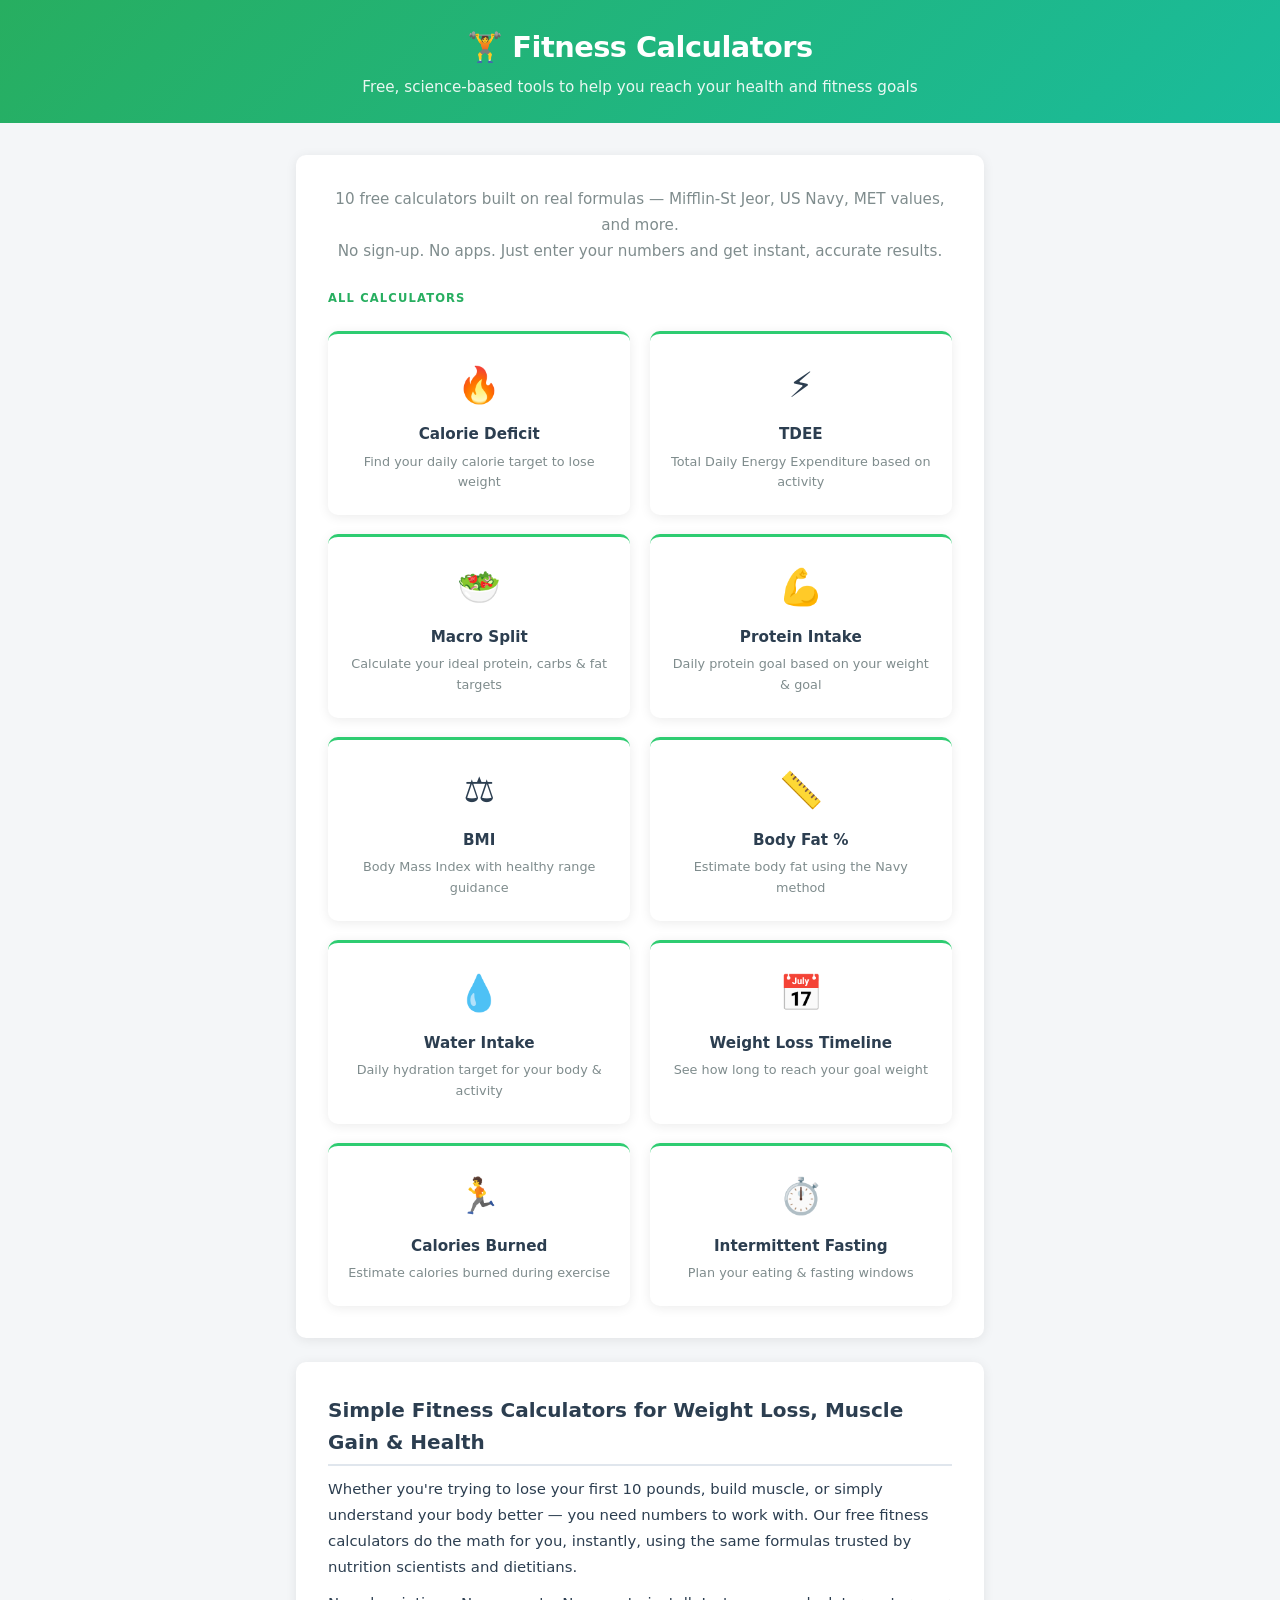
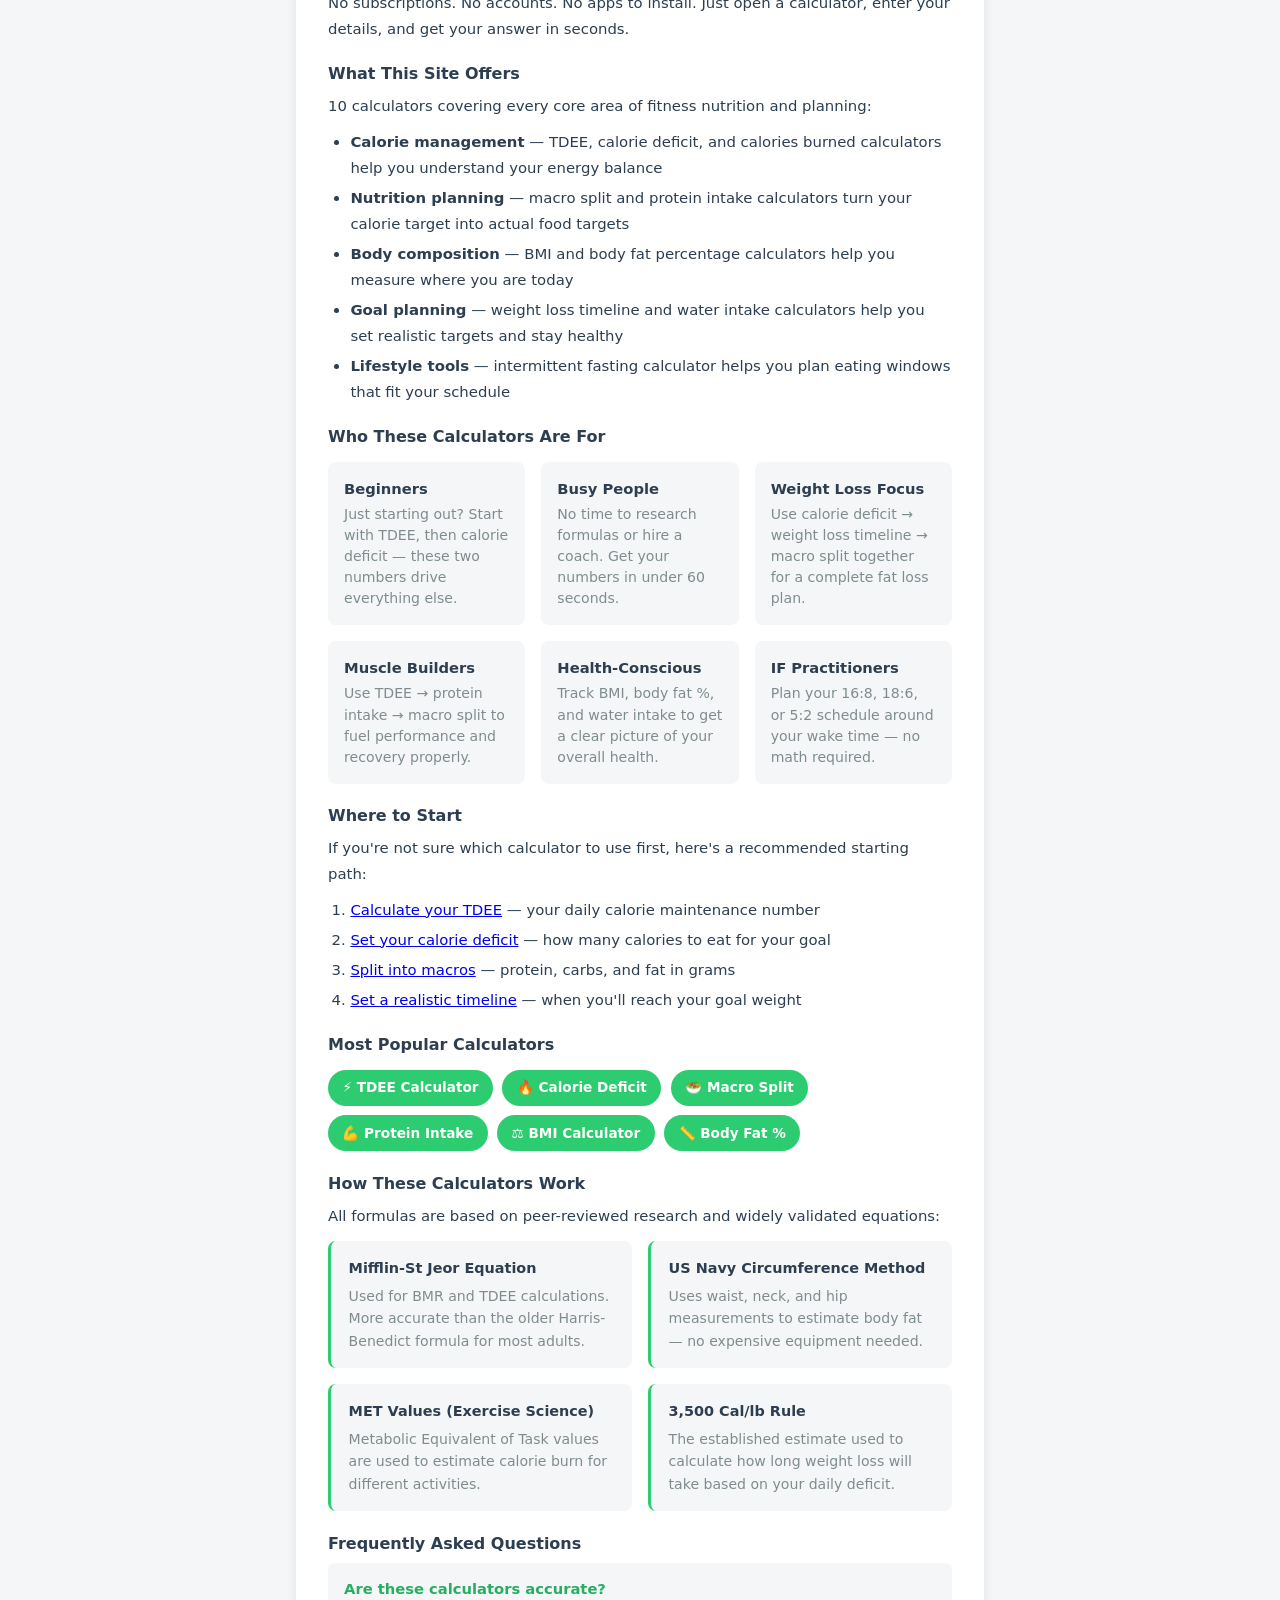
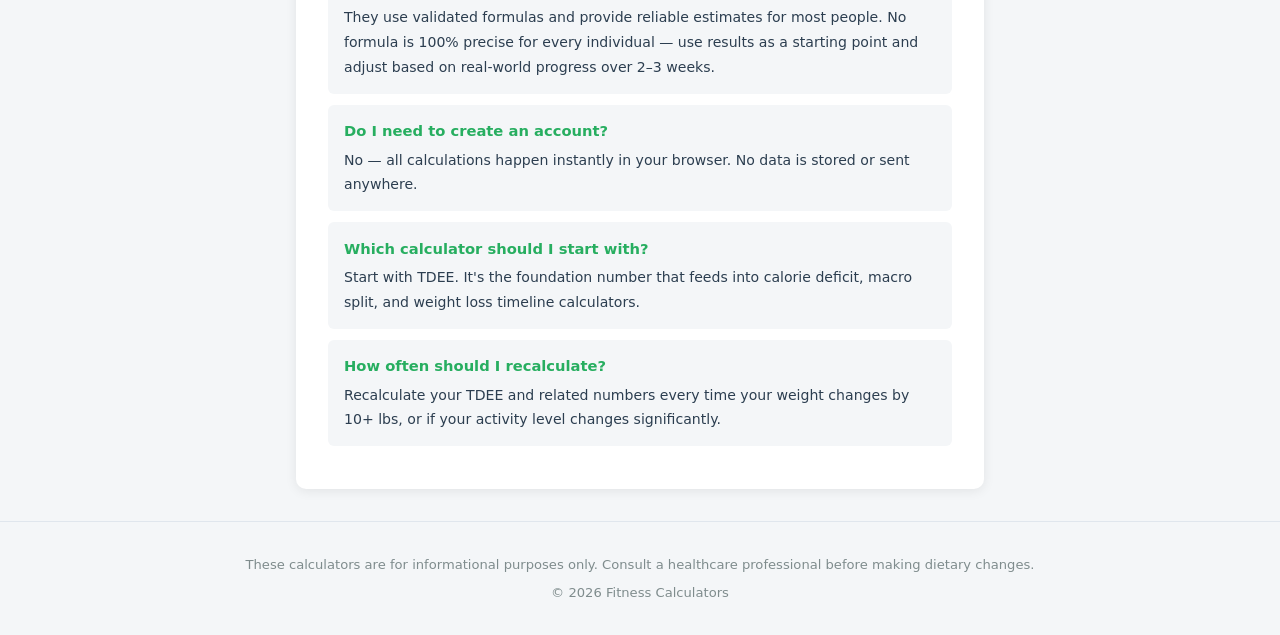
<file: index.html>
<!DOCTYPE html>
<html lang="en">
<head>
  <meta charset="UTF-8" />
  <meta name="viewport" content="width=device-width, initial-scale=1.0" />
  <title>Simple Fitness Calculators for Weight Loss, Muscle Gain &amp; Health</title>
  <meta name="description" content="Free, science-based fitness calculators for weight loss, muscle gain, and overall health. Calculate your TDEE, BMI, macros, calorie deficit, body fat, protein intake, and more — no sign-up needed." />
  <link rel="stylesheet" href="style.css" />
  <script async src="https://pagead2.googlesyndication.com/pagead/js/adsbygoogle.js?client=ca-pub-2884063454198300" crossorigin="anonymous"></script>
  <style>
    .hero-intro {
      text-align: center;
      margin-bottom: 1.5rem;
      color: var(--text-muted);
      font-size: 0.95rem;
      line-height: 1.7;
    }
    .section-label {
      font-size: 0.72rem;
      font-weight: 700;
      text-transform: uppercase;
      letter-spacing: 0.1em;
      color: var(--primary-dark);
      margin-bottom: 0.6rem;
    }
    .audience-grid {
      display: grid;
      grid-template-columns: repeat(auto-fill, minmax(180px, 1fr));
      gap: 1rem;
      margin-top: 0.75rem;
    }
    .audience-item {
      background: var(--bg);
      border-radius: 8px;
      padding: 1rem;
      font-size: 0.88rem;
      line-height: 1.5;
    }
    .audience-item strong {
      display: block;
      font-size: 0.92rem;
      margin-bottom: 0.25rem;
      color: var(--text);
    }
    .audience-item span { color: var(--text-muted); }
    .featured-links {
      display: flex;
      flex-wrap: wrap;
      gap: 0.6rem;
      margin-top: 0.75rem;
    }
    .featured-links a {
      display: inline-block;
      padding: 0.45rem 0.9rem;
      background: var(--primary);
      color: #fff;
      border-radius: 20px;
      font-size: 0.85rem;
      font-weight: 600;
      text-decoration: none;
      transition: background 0.2s;
    }
    .featured-links a:hover { background: var(--primary-dark); }
    .edu-grid {
      display: grid;
      grid-template-columns: repeat(auto-fill, minmax(200px, 1fr));
      gap: 1rem;
      margin-top: 0.75rem;
    }
    .edu-item {
      background: var(--bg);
      border-radius: 8px;
      padding: 1rem 1.1rem;
      font-size: 0.88rem;
      line-height: 1.6;
      border-left: 3px solid var(--primary);
    }
    .edu-item strong {
      display: block;
      font-size: 0.9rem;
      margin-bottom: 0.3rem;
      color: var(--text);
    }
    .edu-item span { color: var(--text-muted); }
  </style>
</head>
<body>

  <header>
    <h1>🏋️ Fitness Calculators</h1>
    <p>Free, science-based tools to help you reach your health and fitness goals</p>
  </header>

  <main>

    <div class="card">
      <p class="hero-intro">
        10 free calculators built on real formulas — Mifflin-St Jeor, US Navy, MET values, and more.<br>
        No sign-up. No apps. Just enter your numbers and get instant, accurate results.
      </p>

      <div class="section-label">All Calculators</div>
      <div class="calc-grid">

        <a class="calc-card" href="calorie-deficit.html">
          <div class="icon">🔥</div>
          <h2>Calorie Deficit</h2>
          <p>Find your daily calorie target to lose weight</p>
        </a>

        <a class="calc-card" href="tdee.html">
          <div class="icon">⚡</div>
          <h2>TDEE</h2>
          <p>Total Daily Energy Expenditure based on activity</p>
        </a>

        <a class="calc-card" href="macro-split.html">
          <div class="icon">🥗</div>
          <h2>Macro Split</h2>
          <p>Calculate your ideal protein, carbs &amp; fat targets</p>
        </a>

        <a class="calc-card" href="protein-intake.html">
          <div class="icon">💪</div>
          <h2>Protein Intake</h2>
          <p>Daily protein goal based on your weight &amp; goal</p>
        </a>

        <a class="calc-card" href="bmi.html">
          <div class="icon">⚖️</div>
          <h2>BMI</h2>
          <p>Body Mass Index with healthy range guidance</p>
        </a>

        <a class="calc-card" href="body-fat.html">
          <div class="icon">📏</div>
          <h2>Body Fat %</h2>
          <p>Estimate body fat using the Navy method</p>
        </a>

        <a class="calc-card" href="water-intake.html">
          <div class="icon">💧</div>
          <h2>Water Intake</h2>
          <p>Daily hydration target for your body &amp; activity</p>
        </a>

        <a class="calc-card" href="weight-loss-timeline.html">
          <div class="icon">📅</div>
          <h2>Weight Loss Timeline</h2>
          <p>See how long to reach your goal weight</p>
        </a>

        <a class="calc-card" href="calories-burned.html">
          <div class="icon">🏃</div>
          <h2>Calories Burned</h2>
          <p>Estimate calories burned during exercise</p>
        </a>

        <a class="calc-card" href="intermittent-fasting.html">
          <div class="icon">⏱️</div>
          <h2>Intermittent Fasting</h2>
          <p>Plan your eating &amp; fasting windows</p>
        </a>

      </div>
    </div>

    <!-- SEO CONTENT -->
    <div class="seo-section">
      <h2>Simple Fitness Calculators for Weight Loss, Muscle Gain &amp; Health</h2>

      <p>Whether you're trying to lose your first 10 pounds, build muscle, or simply understand your body better — you need numbers to work with. Our free fitness calculators do the math for you, instantly, using the same formulas trusted by nutrition scientists and dietitians.</p>
      <p>No subscriptions. No accounts. No apps to install. Just open a calculator, enter your details, and get your answer in seconds.</p>

      <h3>What This Site Offers</h3>
      <p>10 calculators covering every core area of fitness nutrition and planning:</p>
      <ul>
        <li><strong>Calorie management</strong> — TDEE, calorie deficit, and calories burned calculators help you understand your energy balance</li>
        <li><strong>Nutrition planning</strong> — macro split and protein intake calculators turn your calorie target into actual food targets</li>
        <li><strong>Body composition</strong> — BMI and body fat percentage calculators help you measure where you are today</li>
        <li><strong>Goal planning</strong> — weight loss timeline and water intake calculators help you set realistic targets and stay healthy</li>
        <li><strong>Lifestyle tools</strong> — intermittent fasting calculator helps you plan eating windows that fit your schedule</li>
      </ul>

      <h3>Who These Calculators Are For</h3>
      <div class="audience-grid">
        <div class="audience-item">
          <strong>Beginners</strong>
          <span>Just starting out? Start with TDEE, then calorie deficit — these two numbers drive everything else.</span>
        </div>
        <div class="audience-item">
          <strong>Busy People</strong>
          <span>No time to research formulas or hire a coach. Get your numbers in under 60 seconds.</span>
        </div>
        <div class="audience-item">
          <strong>Weight Loss Focus</strong>
          <span>Use calorie deficit → weight loss timeline → macro split together for a complete fat loss plan.</span>
        </div>
        <div class="audience-item">
          <strong>Muscle Builders</strong>
          <span>Use TDEE → protein intake → macro split to fuel performance and recovery properly.</span>
        </div>
        <div class="audience-item">
          <strong>Health-Conscious</strong>
          <span>Track BMI, body fat %, and water intake to get a clear picture of your overall health.</span>
        </div>
        <div class="audience-item">
          <strong>IF Practitioners</strong>
          <span>Plan your 16:8, 18:6, or 5:2 schedule around your wake time — no math required.</span>
        </div>
      </div>

      <h3>Where to Start</h3>
      <p>If you're not sure which calculator to use first, here's a recommended starting path:</p>
      <ol>
        <li><a href="tdee.html">Calculate your TDEE</a> — your daily calorie maintenance number</li>
        <li><a href="calorie-deficit.html">Set your calorie deficit</a> — how many calories to eat for your goal</li>
        <li><a href="macro-split.html">Split into macros</a> — protein, carbs, and fat in grams</li>
        <li><a href="weight-loss-timeline.html">Set a realistic timeline</a> — when you'll reach your goal weight</li>
      </ol>

      <h3>Most Popular Calculators</h3>
      <div class="featured-links">
        <a href="tdee.html">⚡ TDEE Calculator</a>
        <a href="calorie-deficit.html">🔥 Calorie Deficit</a>
        <a href="macro-split.html">🥗 Macro Split</a>
        <a href="protein-intake.html">💪 Protein Intake</a>
        <a href="bmi.html">⚖️ BMI Calculator</a>
        <a href="body-fat.html">📏 Body Fat %</a>
      </div>

      <h3>How These Calculators Work</h3>
      <p>All formulas are based on peer-reviewed research and widely validated equations:</p>
      <div class="edu-grid">
        <div class="edu-item">
          <strong>Mifflin-St Jeor Equation</strong>
          <span>Used for BMR and TDEE calculations. More accurate than the older Harris-Benedict formula for most adults.</span>
        </div>
        <div class="edu-item">
          <strong>US Navy Circumference Method</strong>
          <span>Uses waist, neck, and hip measurements to estimate body fat — no expensive equipment needed.</span>
        </div>
        <div class="edu-item">
          <strong>MET Values (Exercise Science)</strong>
          <span>Metabolic Equivalent of Task values are used to estimate calorie burn for different activities.</span>
        </div>
        <div class="edu-item">
          <strong>3,500 Cal/lb Rule</strong>
          <span>The established estimate used to calculate how long weight loss will take based on your daily deficit.</span>
        </div>
      </div>

      <h3>Frequently Asked Questions</h3>
      <div class="faq-item">
        <strong>Are these calculators accurate?</strong>
        <p>They use validated formulas and provide reliable estimates for most people. No formula is 100% precise for every individual — use results as a starting point and adjust based on real-world progress over 2–3 weeks.</p>
      </div>
      <div class="faq-item">
        <strong>Do I need to create an account?</strong>
        <p>No — all calculations happen instantly in your browser. No data is stored or sent anywhere.</p>
      </div>
      <div class="faq-item">
        <strong>Which calculator should I start with?</strong>
        <p>Start with TDEE. It's the foundation number that feeds into calorie deficit, macro split, and weight loss timeline calculators.</p>
      </div>
      <div class="faq-item">
        <strong>How often should I recalculate?</strong>
        <p>Recalculate your TDEE and related numbers every time your weight changes by 10+ lbs, or if your activity level changes significantly.</p>
      </div>
    </div>

  </main>

  <footer>
    <p>These calculators are for informational purposes only. Consult a healthcare professional before making dietary changes.</p>
    <p style="margin-top: 0.4rem;">© 2026 Fitness Calculators</p>
  </footer>

</body>
</html>
</file>
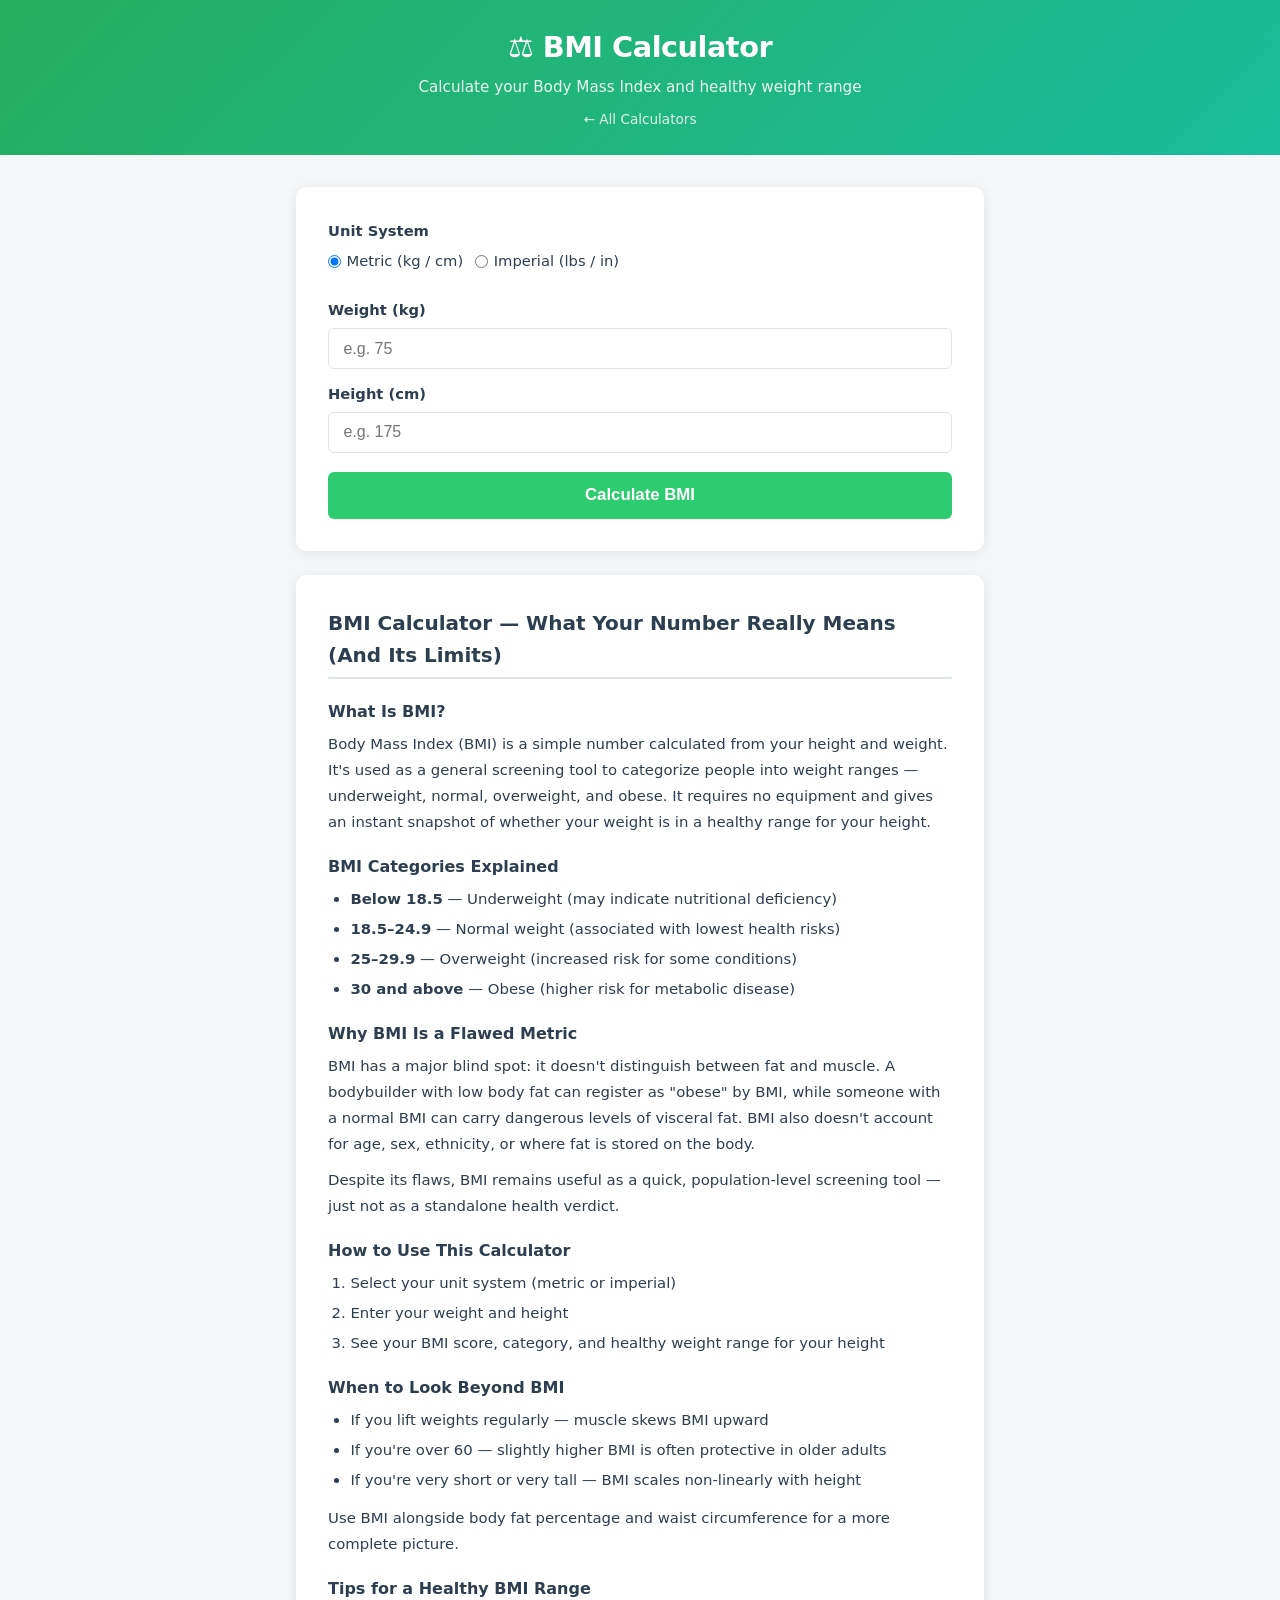
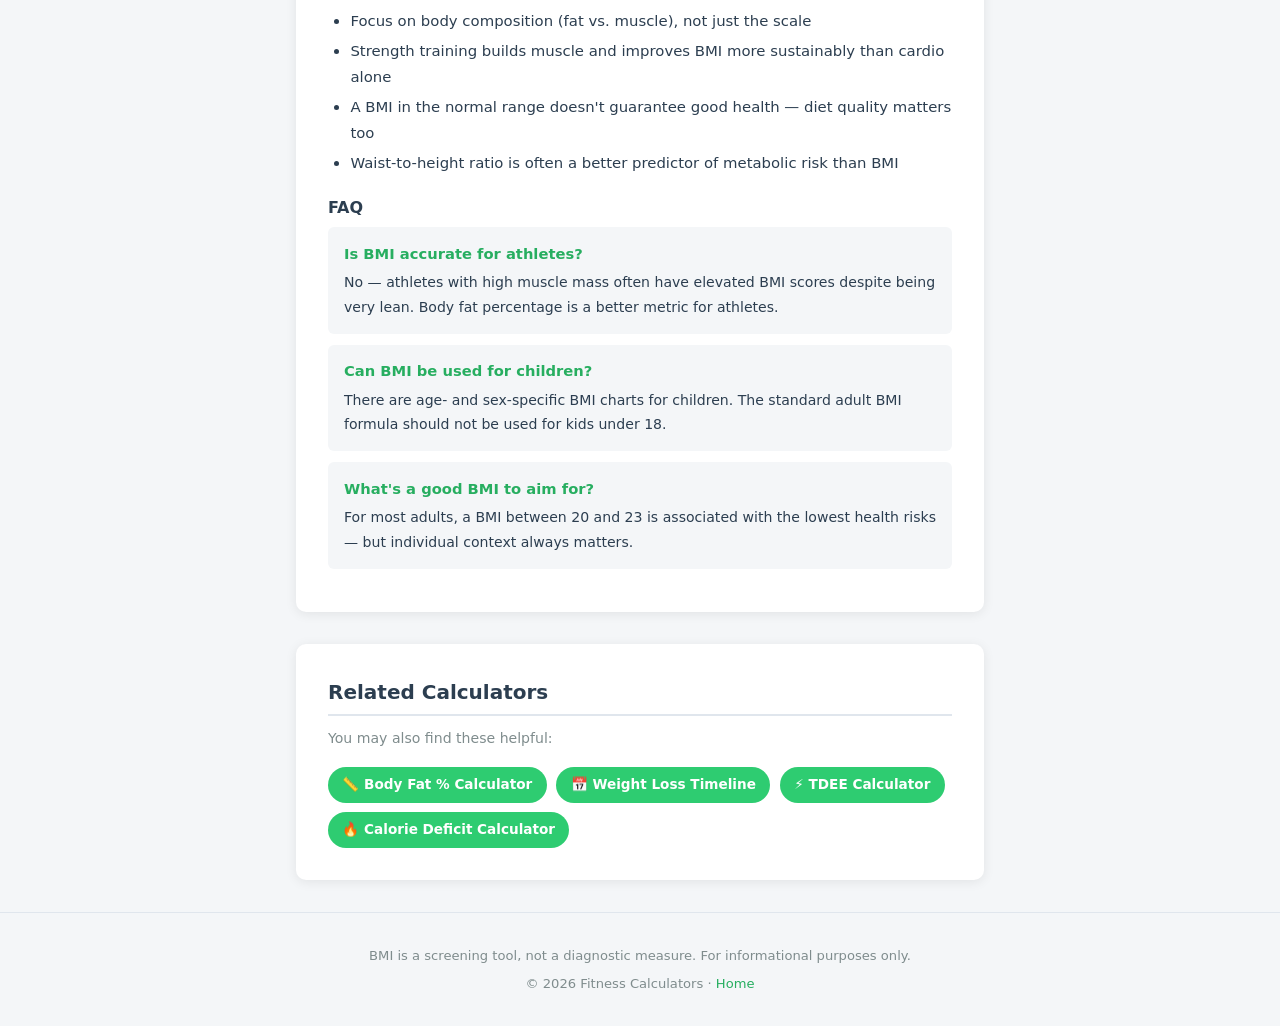
<file: bmi.html>
<!DOCTYPE html>
<html lang="en">
<head>
  <meta charset="UTF-8" />
  <meta name="viewport" content="width=device-width, initial-scale=1.0" />
  <title>BMI Calculator — Body Mass Index</title>
  <meta name="description" content="Calculate your Body Mass Index (BMI) and see which category you fall into — underweight, normal, overweight, or obese." />
  <link rel="stylesheet" href="style.css" />
  <script async src="https://pagead2.googlesyndication.com/pagead/js/adsbygoogle.js?client=ca-pub-2884063454198300" crossorigin="anonymous"></script>
  <style>
    .bmi-scale {
      display: flex;
      border-radius: 6px;
      overflow: hidden;
      height: 12px;
      margin: 1rem 0 0.4rem;
    }
    .bmi-scale div { flex: 1; }
    .bmi-scale .under   { background: #3498db; }
    .bmi-scale .normal  { background: var(--primary); }
    .bmi-scale .over    { background: #e67e22; }
    .bmi-scale .obese   { background: #e74c3c; }
    .bmi-labels {
      display: flex;
      font-size: 0.72rem;
      color: var(--text-muted);
      justify-content: space-between;
    }
    .category-badge {
      display: inline-block;
      padding: 0.3rem 0.9rem;
      border-radius: 20px;
      font-weight: 700;
      font-size: 0.9rem;
      margin-top: 0.6rem;
    }
  </style>
</head>
<body>

  <header>
    <h1>⚖️ BMI Calculator</h1>
    <p>Calculate your Body Mass Index and healthy weight range</p>
    <a class="home-link" href="index.html">← All Calculators</a>
  </header>

  <main>


    <div class="card">
      <div class="form-group">
        <label>Unit System</label>
        <div class="radio-group">
          <label><input type="radio" name="units" value="metric" checked /> Metric (kg / cm)</label>
          <label><input type="radio" name="units" value="imperial" /> Imperial (lbs / in)</label>
        </div>
      </div>

      <div class="form-group" id="metric-fields">
        <label for="weight-kg">Weight (kg)</label>
        <input type="number" id="weight-kg" placeholder="e.g. 75" min="20" max="400" />
        <label for="height-cm" style="margin-top:0.8rem;">Height (cm)</label>
        <input type="number" id="height-cm" placeholder="e.g. 175" min="100" max="250" />
      </div>

      <div class="form-group" id="imperial-fields" style="display:none;">
        <label for="weight-lbs">Weight (lbs)</label>
        <input type="number" id="weight-lbs" placeholder="e.g. 165" min="44" max="880" />
        <label for="height-in" style="margin-top:0.8rem;">Height (inches)</label>
        <input type="number" id="height-in" placeholder="e.g. 69" min="40" max="100" />
      </div>

      <button class="calc-btn" onclick="calculate()">Calculate BMI</button>

      <div class="result" id="result">
        <h2>Your BMI</h2>
        <div class="big-number" id="bmi-out">—</div>
        <div id="category-badge" class="category-badge">—</div>

        <div class="bmi-scale">
          <div class="under"></div>
          <div class="normal"></div>
          <div class="over"></div>
          <div class="obese"></div>
        </div>
        <div class="bmi-labels">
          <span>Underweight<br>&lt;18.5</span>
          <span style="text-align:center;">Normal<br>18.5–24.9</span>
          <span style="text-align:center;">Overweight<br>25–29.9</span>
          <span style="text-align:right;">Obese<br>30+</span>
        </div>

        <div class="result-grid" style="margin-top:1.2rem;">
          <div class="result-item">
            <div class="label">Healthy Weight Range</div>
            <div class="value" id="healthy-range" style="font-size:1.1rem;">—</div>
            <div class="label" id="healthy-unit">kg</div>
          </div>
          <div class="result-item">
            <div class="label">Your BMI</div>
            <div class="value" id="bmi-repeat">—</div>
            <div class="label">kg/m²</div>
          </div>
        </div>
      </div>
    </div>


    <div class="seo-section">
      <h2>BMI Calculator — What Your Number Really Means (And Its Limits)</h2>

      <h3>What Is BMI?</h3>
      <p>Body Mass Index (BMI) is a simple number calculated from your height and weight. It's used as a general screening tool to categorize people into weight ranges — underweight, normal, overweight, and obese. It requires no equipment and gives an instant snapshot of whether your weight is in a healthy range for your height.</p>

      <h3>BMI Categories Explained</h3>
      <ul>
        <li><strong>Below 18.5</strong> — Underweight (may indicate nutritional deficiency)</li>
        <li><strong>18.5–24.9</strong> — Normal weight (associated with lowest health risks)</li>
        <li><strong>25–29.9</strong> — Overweight (increased risk for some conditions)</li>
        <li><strong>30 and above</strong> — Obese (higher risk for metabolic disease)</li>
      </ul>

      <h3>Why BMI Is a Flawed Metric</h3>
      <p>BMI has a major blind spot: it doesn't distinguish between fat and muscle. A bodybuilder with low body fat can register as "obese" by BMI, while someone with a normal BMI can carry dangerous levels of visceral fat. BMI also doesn't account for age, sex, ethnicity, or where fat is stored on the body.</p>
      <p>Despite its flaws, BMI remains useful as a quick, population-level screening tool — just not as a standalone health verdict.</p>

      <h3>How to Use This Calculator</h3>
      <ol>
        <li>Select your unit system (metric or imperial)</li>
        <li>Enter your weight and height</li>
        <li>See your BMI score, category, and healthy weight range for your height</li>
      </ol>

      <h3>When to Look Beyond BMI</h3>
      <ul>
        <li>If you lift weights regularly — muscle skews BMI upward</li>
        <li>If you're over 60 — slightly higher BMI is often protective in older adults</li>
        <li>If you're very short or very tall — BMI scales non-linearly with height</li>
      </ul>
      <p>Use BMI alongside body fat percentage and waist circumference for a more complete picture.</p>

      <h3>Tips for a Healthy BMI Range</h3>
      <ul>
        <li>Focus on body composition (fat vs. muscle), not just the scale</li>
        <li>Strength training builds muscle and improves BMI more sustainably than cardio alone</li>
        <li>A BMI in the normal range doesn't guarantee good health — diet quality matters too</li>
        <li>Waist-to-height ratio is often a better predictor of metabolic risk than BMI</li>
      </ul>

      <h3>FAQ</h3>
      <div class="faq-item">
        <strong>Is BMI accurate for athletes?</strong>
        <p>No — athletes with high muscle mass often have elevated BMI scores despite being very lean. Body fat percentage is a better metric for athletes.</p>
      </div>
      <div class="faq-item">
        <strong>Can BMI be used for children?</strong>
        <p>There are age- and sex-specific BMI charts for children. The standard adult BMI formula should not be used for kids under 18.</p>
      </div>
      <div class="faq-item">
        <strong>What's a good BMI to aim for?</strong>
        <p>For most adults, a BMI between 20 and 23 is associated with the lowest health risks — but individual context always matters.</p>
      </div>
    </div>

  </main>

  <div style="max-width:var(--max-width);margin:0 auto 1.5rem;padding:0 1rem;">
    <div class="seo-section">
      <h2>Related Calculators</h2>
      <p style="color:var(--text-muted);font-size:0.88rem;margin-bottom:1rem;">You may also find these helpful:</p>
      <div class="featured-links">
        <a href="body-fat.html" >📏 Body Fat % Calculator</a>
        <a href="weight-loss-timeline.html" >📅 Weight Loss Timeline</a>
        <a href="tdee.html" >⚡ TDEE Calculator</a>
        <a href="calorie-deficit.html" >🔥 Calorie Deficit Calculator</a>
      </div>
    </div>
  </div>

  <footer>
    <p>BMI is a screening tool, not a diagnostic measure. For informational purposes only.</p>
    <p style="margin-top:0.4rem;">© 2026 Fitness Calculators · <a href="index.html">Home</a></p>
  </footer>

  <script>
    document.querySelectorAll('input[name="units"]').forEach(r => {
      r.addEventListener('change', () => {
        const imp = r.value === 'imperial';
        document.getElementById('metric-fields').style.display = imp ? 'none' : '';
        document.getElementById('imperial-fields').style.display = imp ? '' : 'none';
      });
    });

    function calculate() {
      const units = document.querySelector('input[name="units"]:checked').value;
      let kg, cm;
      if (units === 'metric') {
        kg = parseFloat(document.getElementById('weight-kg').value);
        cm = parseFloat(document.getElementById('height-cm').value);
      } else {
        kg = parseFloat(document.getElementById('weight-lbs').value) * 0.453592;
        cm = parseFloat(document.getElementById('height-in').value) * 2.54;
      }

      if (!kg || !cm || kg <= 0 || cm <= 0) {
        alert('Please enter valid weight and height.');
        return;
      }

      const hM = cm / 100;
      const bmi = kg / (hM * hM);

      let category, color;
      if (bmi < 18.5)      { category = 'Underweight'; color = '#3498db'; }
      else if (bmi < 25)   { category = 'Normal Weight'; color = '#27ae60'; }
      else if (bmi < 30)   { category = 'Overweight'; color = '#e67e22'; }
      else                 { category = 'Obese'; color = '#e74c3c'; }

      // Healthy weight range for this height
      const minKg = 18.5 * hM * hM;
      const maxKg = 24.9 * hM * hM;

      let rangeText, unitLabel;
      if (units === 'metric') {
        rangeText = minKg.toFixed(1) + ' – ' + maxKg.toFixed(1);
        unitLabel = 'kg';
      } else {
        rangeText = (minKg * 2.20462).toFixed(1) + ' – ' + (maxKg * 2.20462).toFixed(1);
        unitLabel = 'lbs';
      }

      document.getElementById('bmi-out').textContent = bmi.toFixed(1);
      document.getElementById('bmi-repeat').textContent = bmi.toFixed(1);

      const badge = document.getElementById('category-badge');
      badge.textContent = category;
      badge.style.background = color + '22';
      badge.style.color = color;

      document.getElementById('healthy-range').textContent = rangeText;
      document.getElementById('healthy-unit').textContent = unitLabel;
      document.getElementById('result').classList.add('show');
    }
  </script>

</body>
</html>
</file>
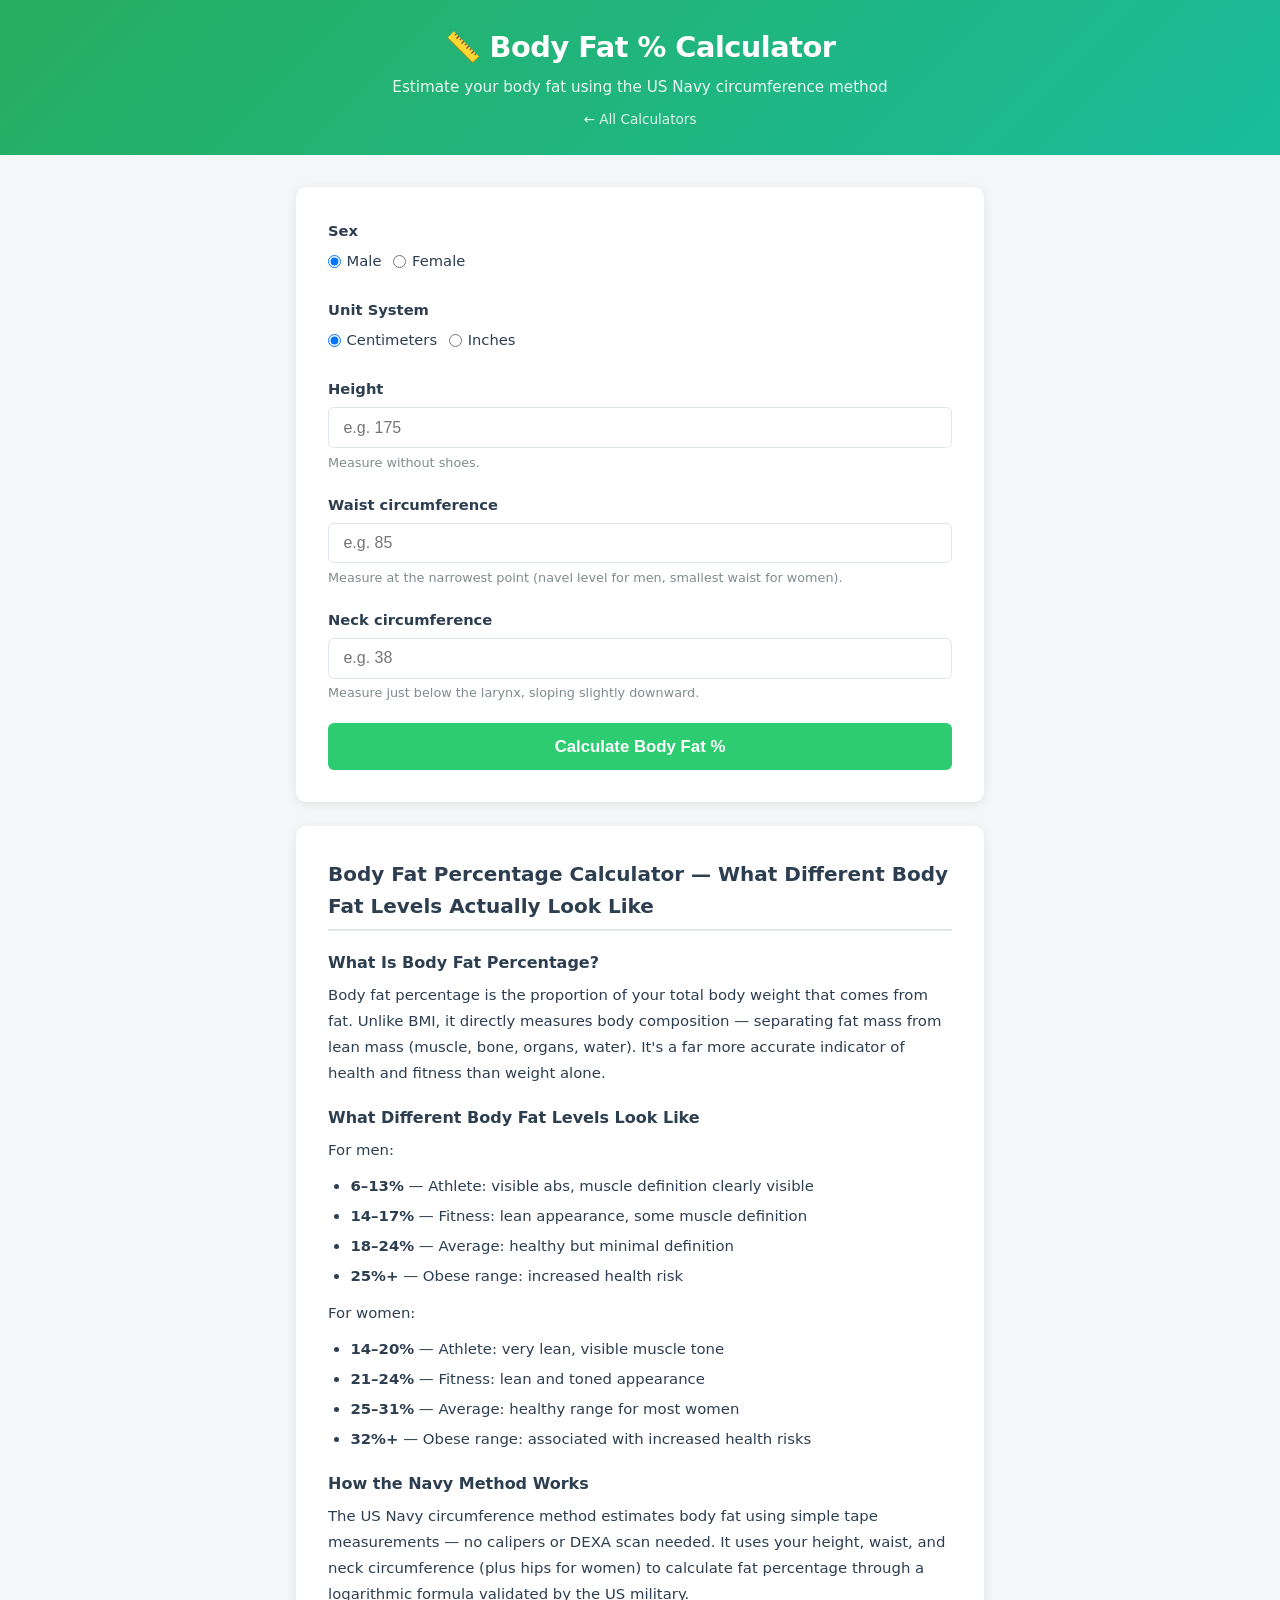
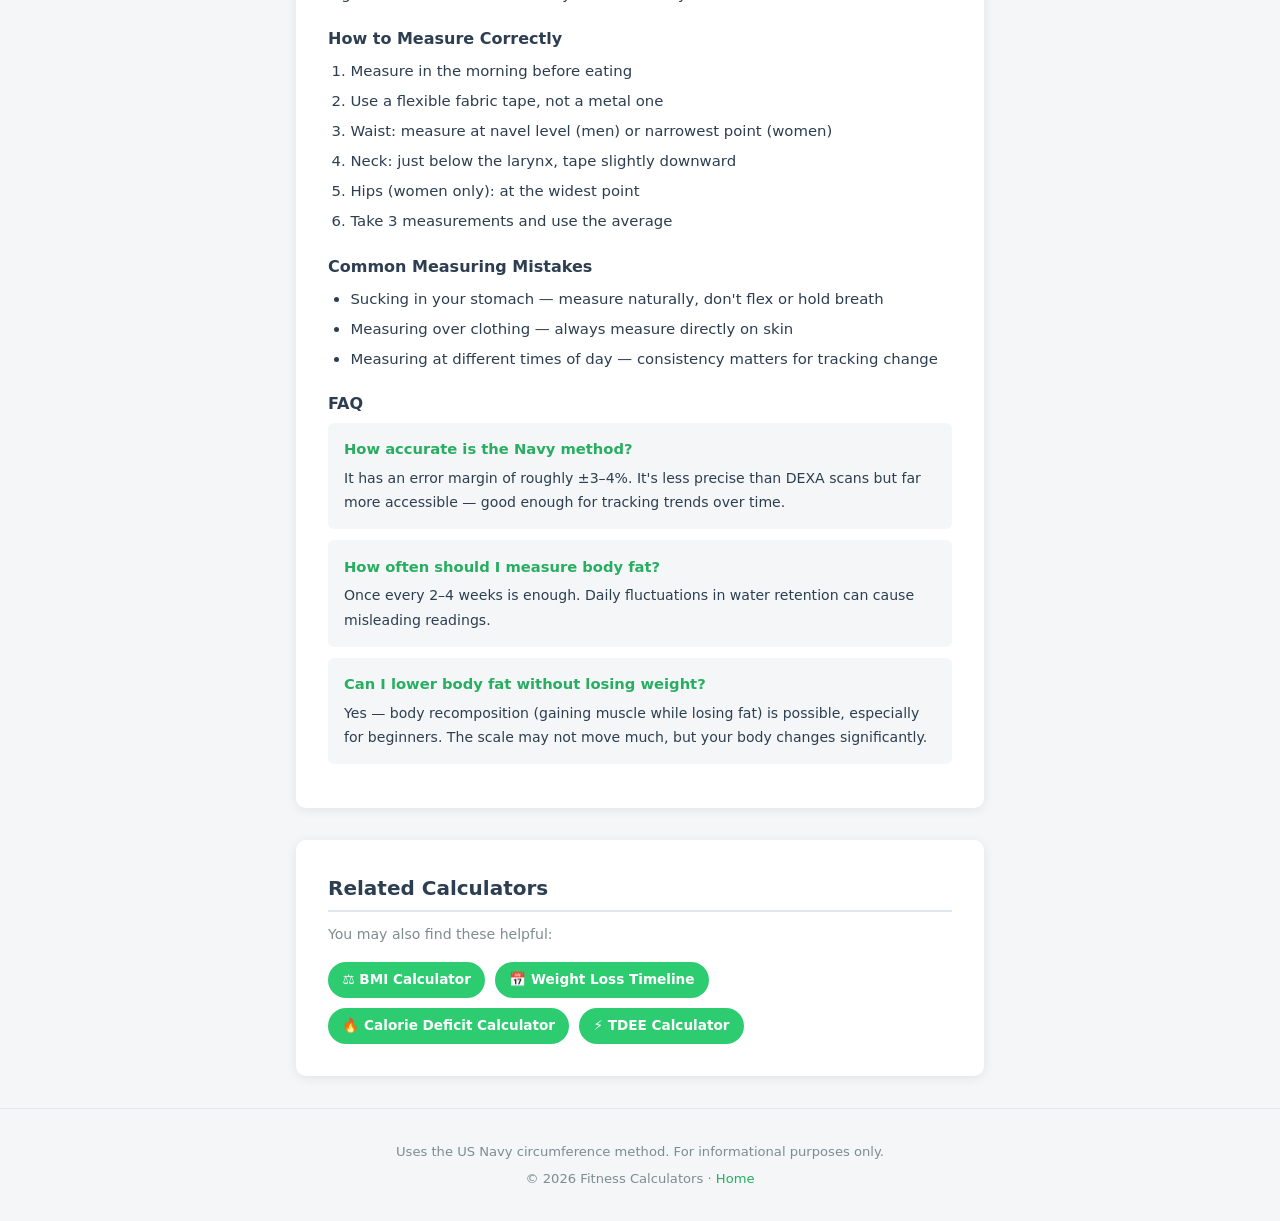
<file: body-fat.html>
<!DOCTYPE html>
<html lang="en">
<head>
  <meta charset="UTF-8" />
  <meta name="viewport" content="width=device-width, initial-scale=1.0" />
  <title>Body Fat % Calculator — US Navy Method</title>
  <meta name="description" content="Estimate your body fat percentage using the US Navy method with waist, neck, and hip measurements." />
  <link rel="stylesheet" href="style.css" />
  <script async src="https://pagead2.googlesyndication.com/pagead/js/adsbygoogle.js?client=ca-pub-2884063454198300" crossorigin="anonymous"></script>
  <style>
    .category-badge {
      display: inline-block;
      padding: 0.3rem 0.9rem;
      border-radius: 20px;
      font-weight: 700;
      font-size: 0.9rem;
      margin-top: 0.6rem;
    }
    .measure-tip {
      font-size: 0.8rem;
      color: var(--text-muted);
      margin-top: 0.3rem;
    }
  </style>
</head>
<body>

  <header>
    <h1>📏 Body Fat % Calculator</h1>
    <p>Estimate your body fat using the US Navy circumference method</p>
    <a class="home-link" href="index.html">← All Calculators</a>
  </header>

  <main>


    <div class="card">
      <div class="form-group">
        <label>Sex</label>
        <div class="radio-group">
          <label><input type="radio" name="sex" value="male" checked /> Male</label>
          <label><input type="radio" name="sex" value="female" /> Female</label>
        </div>
      </div>

      <div class="form-group">
        <label>Unit System</label>
        <div class="radio-group">
          <label><input type="radio" name="units" value="cm" checked /> Centimeters</label>
          <label><input type="radio" name="units" value="in" /> Inches</label>
        </div>
      </div>

      <div class="form-group">
        <label for="height">Height</label>
        <input type="number" id="height" placeholder="e.g. 175" min="100" max="250" />
        <p class="measure-tip">Measure without shoes.</p>
      </div>

      <div class="form-group">
        <label for="waist">Waist circumference</label>
        <input type="number" id="waist" placeholder="e.g. 85" min="40" max="200" />
        <p class="measure-tip">Measure at the narrowest point (navel level for men, smallest waist for women).</p>
      </div>

      <div class="form-group">
        <label for="neck">Neck circumference</label>
        <input type="number" id="neck" placeholder="e.g. 38" min="20" max="80" />
        <p class="measure-tip">Measure just below the larynx, sloping slightly downward.</p>
      </div>

      <div class="form-group" id="hip-group">
        <label for="hip">Hip circumference <span style="color:var(--text-muted);font-weight:400;">(women only)</span></label>
        <input type="number" id="hip" placeholder="e.g. 98" min="50" max="200" />
        <p class="measure-tip">Measure at the widest point.</p>
      </div>

      <button class="calc-btn" onclick="calculate()">Calculate Body Fat %</button>

      <div class="result" id="result">
        <h2>Estimated Body Fat</h2>
        <div class="big-number" id="bf-out">—</div>
        <div id="category-badge" class="category-badge">—</div>

        <div class="result-grid" style="margin-top:1.2rem;">
          <div class="result-item">
            <div class="label">Fat Mass</div>
            <div class="value" id="fat-mass">—</div>
            <div class="label" id="mass-unit">kg</div>
          </div>
          <div class="result-item">
            <div class="label">Lean Mass</div>
            <div class="value" id="lean-mass">—</div>
            <div class="label" id="lean-unit">kg</div>
          </div>
        </div>

        <p class="sub" style="margin-top:1rem;">⚠ This method has ±3–4% error margin. For informational purposes only.</p>
      </div>
    </div>


    <div class="seo-section">
      <h2>Body Fat Percentage Calculator — What Different Body Fat Levels Actually Look Like</h2>

      <h3>What Is Body Fat Percentage?</h3>
      <p>Body fat percentage is the proportion of your total body weight that comes from fat. Unlike BMI, it directly measures body composition — separating fat mass from lean mass (muscle, bone, organs, water). It's a far more accurate indicator of health and fitness than weight alone.</p>

      <h3>What Different Body Fat Levels Look Like</h3>
      <p>For men:</p>
      <ul>
        <li><strong>6–13%</strong> — Athlete: visible abs, muscle definition clearly visible</li>
        <li><strong>14–17%</strong> — Fitness: lean appearance, some muscle definition</li>
        <li><strong>18–24%</strong> — Average: healthy but minimal definition</li>
        <li><strong>25%+</strong> — Obese range: increased health risk</li>
      </ul>
      <p>For women:</p>
      <ul>
        <li><strong>14–20%</strong> — Athlete: very lean, visible muscle tone</li>
        <li><strong>21–24%</strong> — Fitness: lean and toned appearance</li>
        <li><strong>25–31%</strong> — Average: healthy range for most women</li>
        <li><strong>32%+</strong> — Obese range: associated with increased health risks</li>
      </ul>

      <h3>How the Navy Method Works</h3>
      <p>The US Navy circumference method estimates body fat using simple tape measurements — no calipers or DEXA scan needed. It uses your height, waist, and neck circumference (plus hips for women) to calculate fat percentage through a logarithmic formula validated by the US military.</p>

      <h3>How to Measure Correctly</h3>
      <ol>
        <li>Measure in the morning before eating</li>
        <li>Use a flexible fabric tape, not a metal one</li>
        <li>Waist: measure at navel level (men) or narrowest point (women)</li>
        <li>Neck: just below the larynx, tape slightly downward</li>
        <li>Hips (women only): at the widest point</li>
        <li>Take 3 measurements and use the average</li>
      </ol>

      <h3>Common Measuring Mistakes</h3>
      <ul>
        <li>Sucking in your stomach — measure naturally, don't flex or hold breath</li>
        <li>Measuring over clothing — always measure directly on skin</li>
        <li>Measuring at different times of day — consistency matters for tracking change</li>
      </ul>

      <h3>FAQ</h3>
      <div class="faq-item">
        <strong>How accurate is the Navy method?</strong>
        <p>It has an error margin of roughly ±3–4%. It's less precise than DEXA scans but far more accessible — good enough for tracking trends over time.</p>
      </div>
      <div class="faq-item">
        <strong>How often should I measure body fat?</strong>
        <p>Once every 2–4 weeks is enough. Daily fluctuations in water retention can cause misleading readings.</p>
      </div>
      <div class="faq-item">
        <strong>Can I lower body fat without losing weight?</strong>
        <p>Yes — body recomposition (gaining muscle while losing fat) is possible, especially for beginners. The scale may not move much, but your body changes significantly.</p>
      </div>
    </div>

  </main>

  <div style="max-width:var(--max-width);margin:0 auto 1.5rem;padding:0 1rem;">
    <div class="seo-section">
      <h2>Related Calculators</h2>
      <p style="color:var(--text-muted);font-size:0.88rem;margin-bottom:1rem;">You may also find these helpful:</p>
      <div class="featured-links">
        <a href="bmi.html" >⚖️ BMI Calculator</a>
        <a href="weight-loss-timeline.html" >📅 Weight Loss Timeline</a>
        <a href="calorie-deficit.html" >🔥 Calorie Deficit Calculator</a>
        <a href="tdee.html" >⚡ TDEE Calculator</a>
      </div>
    </div>
  </div>

  <footer>
    <p>Uses the US Navy circumference method. For informational purposes only.</p>
    <p style="margin-top:0.4rem;">© 2026 Fitness Calculators · <a href="index.html">Home</a></p>
  </footer>

  <script>
    // Hide hip for males
    document.querySelectorAll('input[name="sex"]').forEach(r => {
      r.addEventListener('change', () => {
        document.getElementById('hip-group').style.display = r.value === 'female' ? '' : 'none';
      });
    });
    document.getElementById('hip-group').style.display = 'none';

    // Update placeholders for inches
    document.querySelectorAll('input[name="units"]').forEach(r => {
      r.addEventListener('change', () => {
        const isIn = r.value === 'in';
        document.getElementById('height').placeholder = isIn ? 'e.g. 69' : 'e.g. 175';
        document.getElementById('waist').placeholder  = isIn ? 'e.g. 33' : 'e.g. 85';
        document.getElementById('neck').placeholder   = isIn ? 'e.g. 15' : 'e.g. 38';
        document.getElementById('hip').placeholder    = isIn ? 'e.g. 38' : 'e.g. 98';
      });
    });

    const maleCategories = [
      { max: 5,  label: 'Essential Fat',  color: '#9b59b6' },
      { max: 13, label: 'Athlete',        color: '#27ae60' },
      { max: 17, label: 'Fitness',        color: '#2ecc71' },
      { max: 24, label: 'Average',        color: '#e67e22' },
      { max: Infinity, label: 'Obese',   color: '#e74c3c' }
    ];
    const femaleCategories = [
      { max: 13, label: 'Essential Fat',  color: '#9b59b6' },
      { max: 20, label: 'Athlete',        color: '#27ae60' },
      { max: 24, label: 'Fitness',        color: '#2ecc71' },
      { max: 31, label: 'Average',        color: '#e67e22' },
      { max: Infinity, label: 'Obese',   color: '#e74c3c' }
    ];

    function toCm(val) {
      const units = document.querySelector('input[name="units"]:checked').value;
      return units === 'in' ? val * 2.54 : val;
    }

    function calculate() {
      const sex = document.querySelector('input[name="sex"]:checked').value;
      const heightCm = toCm(parseFloat(document.getElementById('height').value));
      const waistCm  = toCm(parseFloat(document.getElementById('waist').value));
      const neckCm   = toCm(parseFloat(document.getElementById('neck').value));

      if (!heightCm || !waistCm || !neckCm) {
        alert('Please fill in all required measurements.');
        return;
      }

      if (waistCm <= neckCm) {
        alert('Waist measurement must be larger than neck measurement.');
        return;
      }

      let bf;
      if (sex === 'male') {
        bf = (495 / (1.0324 - 0.19077 * Math.log10(waistCm - neckCm) + 0.15456 * Math.log10(heightCm))) - 450;
      } else {
        const hipCm = toCm(parseFloat(document.getElementById('hip').value));
        if (!hipCm) { alert('Please enter hip measurement.'); return; }
        if ((waistCm + hipCm - neckCm) <= 0) { alert('Please check your measurements.'); return; }
        bf = (495 / (1.29579 - 0.35004 * Math.log10(waistCm + hipCm - neckCm) + 0.22100 * Math.log10(heightCm))) - 450;
      }

      if (bf < 2 || bf > 70 || isNaN(bf)) {
        alert('Result out of range — please double-check your measurements.');
        return;
      }

      // Determine category
      const cats = sex === 'male' ? maleCategories : femaleCategories;
      const cat  = cats.find(c => bf <= c.max);

      document.getElementById('bf-out').textContent = bf.toFixed(1) + '%';

      const badge = document.getElementById('category-badge');
      badge.textContent = cat.label;
      badge.style.background = cat.color + '22';
      badge.style.color = cat.color;

      // We need weight for fat/lean mass — prompt user? No — just show % and note
      document.getElementById('fat-mass').textContent = '—';
      document.getElementById('lean-mass').textContent = '—';
      document.getElementById('mass-unit').textContent = 'enter weight for mass';
      document.getElementById('lean-unit').textContent = '';

      document.getElementById('result').classList.add('show');
    }
  </script>

</body>
</html>
</file>
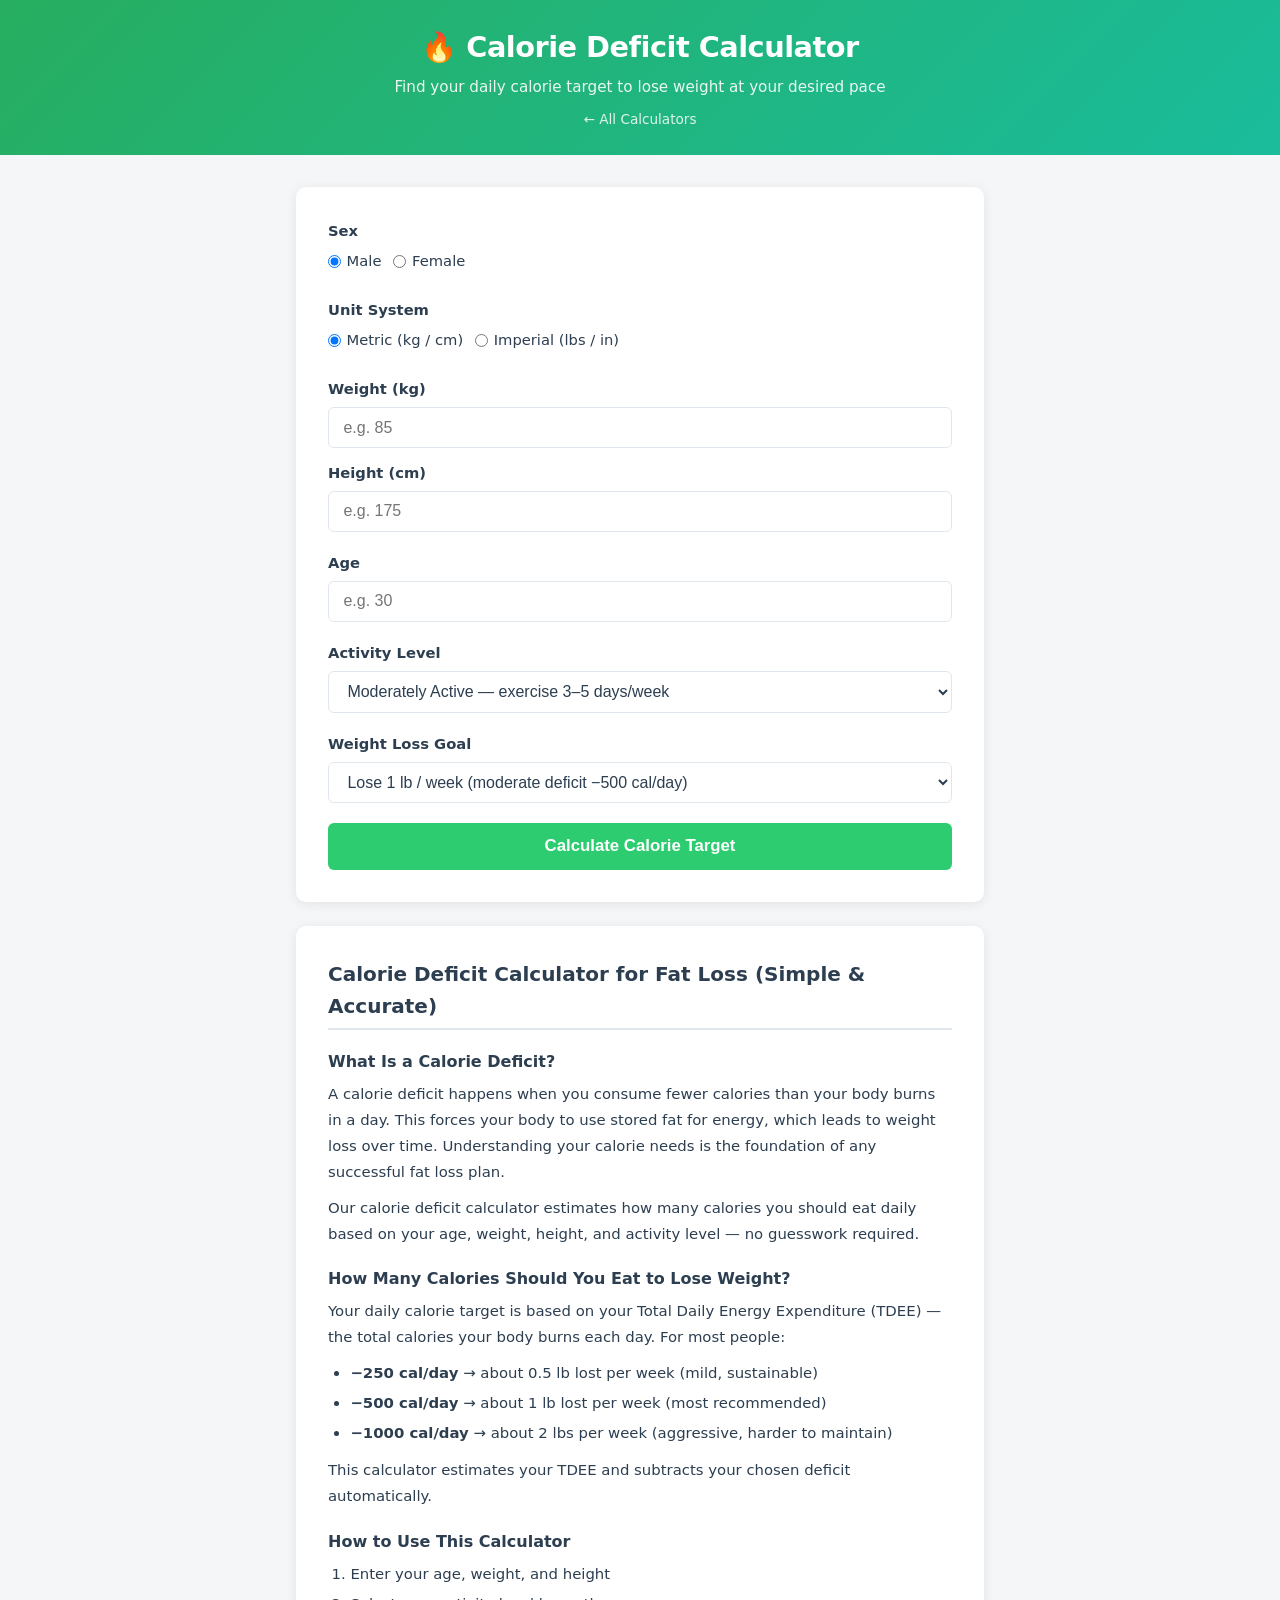
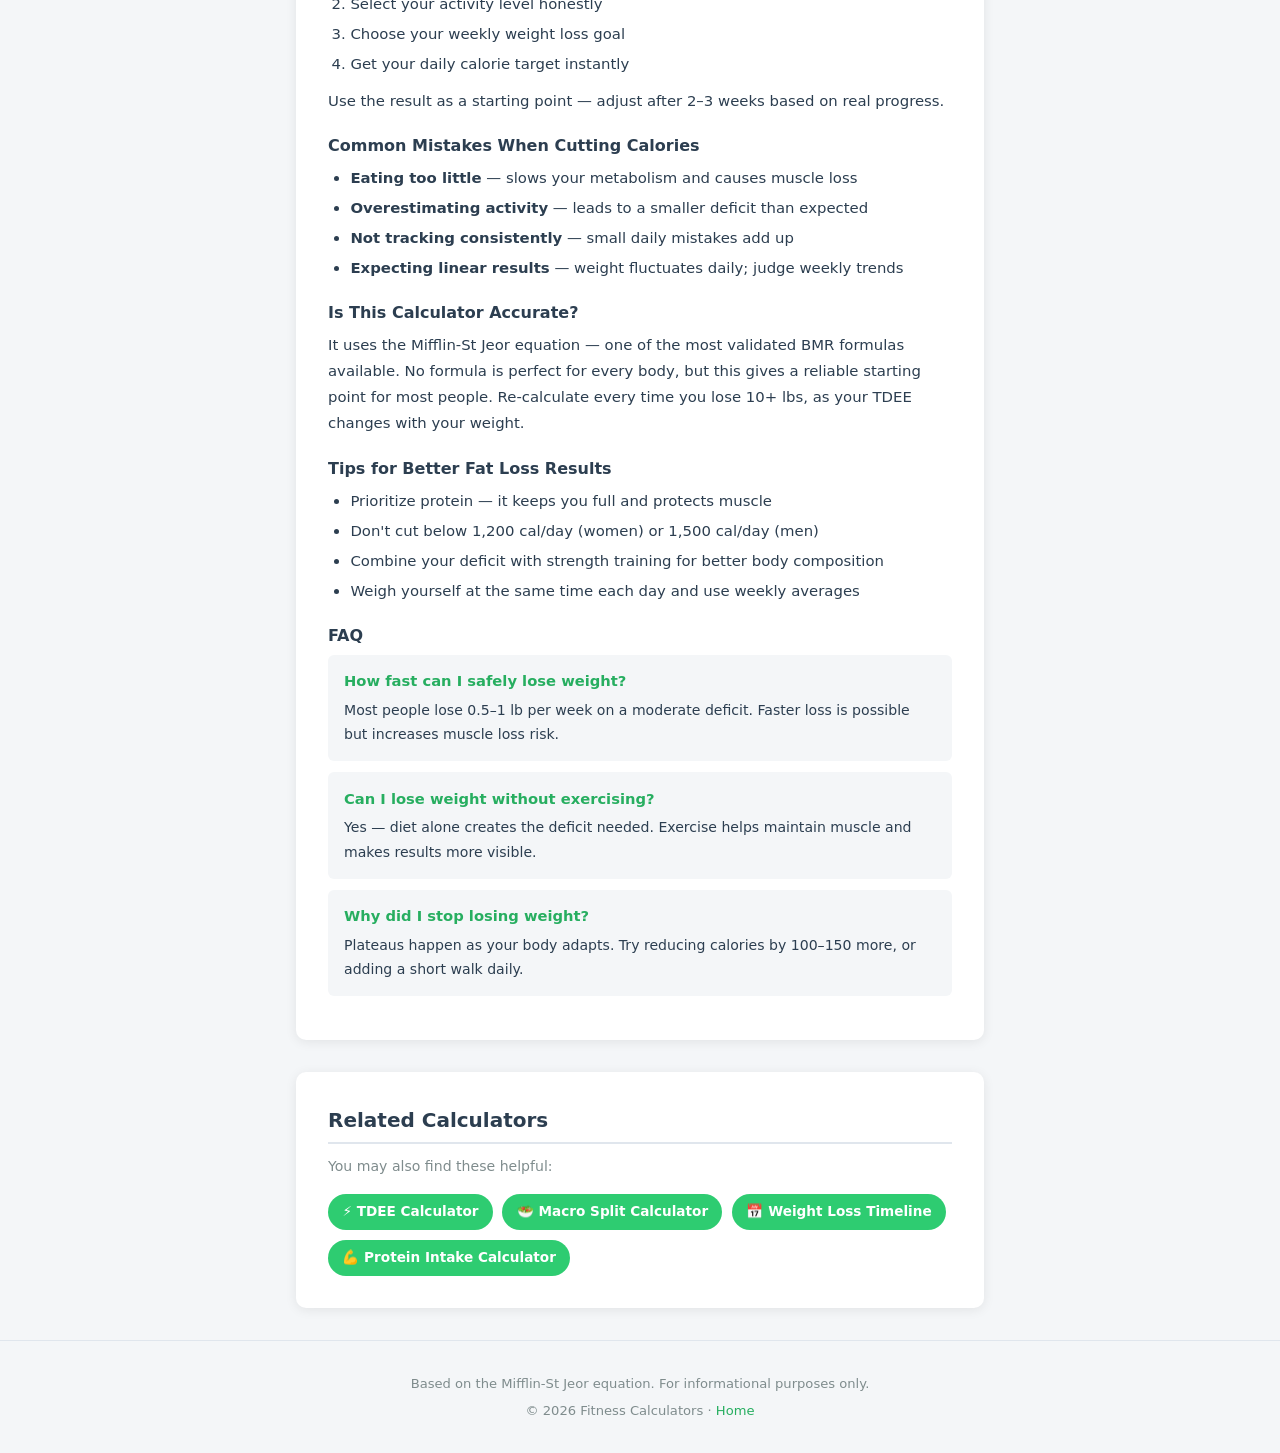
<file: calorie-deficit.html>
<!DOCTYPE html>
<html lang="en">
<head>
  <meta charset="UTF-8" />
  <meta name="viewport" content="width=device-width, initial-scale=1.0" />
  <title>Calorie Deficit Calculator — Daily Calorie Target for Weight Loss</title>
  <meta name="description" content="Calculate your daily calorie target for weight loss using the Mifflin-St Jeor BMR formula and your activity level." />
  <link rel="stylesheet" href="style.css" />
  <script async src="https://pagead2.googlesyndication.com/pagead/js/adsbygoogle.js?client=ca-pub-2884063454198300" crossorigin="anonymous"></script>
</head>
<body>

  <header>
    <h1>🔥 Calorie Deficit Calculator</h1>
    <p>Find your daily calorie target to lose weight at your desired pace</p>
    <a class="home-link" href="index.html">← All Calculators</a>
  </header>

  <main>


    <div class="card">
      <div class="form-group">
        <label>Sex</label>
        <div class="radio-group">
          <label><input type="radio" name="sex" value="male" checked /> Male</label>
          <label><input type="radio" name="sex" value="female" /> Female</label>
        </div>
      </div>

      <div class="form-group">
        <label>Unit System</label>
        <div class="radio-group">
          <label><input type="radio" name="units" value="metric" checked /> Metric (kg / cm)</label>
          <label><input type="radio" name="units" value="imperial" /> Imperial (lbs / in)</label>
        </div>
      </div>

      <div class="form-group" id="metric-fields">
        <label for="weight-kg">Weight (kg)</label>
        <input type="number" id="weight-kg" placeholder="e.g. 85" min="20" max="400" />
        <label for="height-cm" style="margin-top:0.8rem;">Height (cm)</label>
        <input type="number" id="height-cm" placeholder="e.g. 175" min="100" max="250" />
      </div>

      <div class="form-group" id="imperial-fields" style="display:none;">
        <label for="weight-lbs">Weight (lbs)</label>
        <input type="number" id="weight-lbs" placeholder="e.g. 185" min="44" max="880" />
        <label for="height-in" style="margin-top:0.8rem;">Height (inches)</label>
        <input type="number" id="height-in" placeholder="e.g. 69" min="40" max="100" />
      </div>

      <div class="form-group">
        <label for="age">Age</label>
        <input type="number" id="age" placeholder="e.g. 30" min="15" max="100" />
      </div>

      <div class="form-group">
        <label for="activity">Activity Level</label>
        <select id="activity">
          <option value="1.2">Sedentary — little or no exercise</option>
          <option value="1.375">Lightly Active — exercise 1–3 days/week</option>
          <option value="1.55" selected>Moderately Active — exercise 3–5 days/week</option>
          <option value="1.725">Very Active — hard exercise 6–7 days/week</option>
          <option value="1.9">Extra Active — very hard exercise or physical job</option>
        </select>
      </div>

      <div class="form-group">
        <label for="goal">Weight Loss Goal</label>
        <select id="goal">
          <option value="250">Lose 0.5 lb / week (mild deficit −250 cal/day)</option>
          <option value="500" selected>Lose 1 lb / week (moderate deficit −500 cal/day)</option>
          <option value="1000">Lose 2 lbs / week (aggressive deficit −1000 cal/day)</option>
        </select>
      </div>

      <button class="calc-btn" onclick="calculate()">Calculate Calorie Target</button>

      <div class="result" id="result">
        <h2>Your Daily Calorie Target</h2>
        <div class="big-number" id="target-out">—</div>
        <div class="sub" id="deficit-label">calories per day</div>

        <div class="result-grid" style="margin-top:1.2rem;">
          <div class="result-item">
            <div class="label">BMR</div>
            <div class="value" id="bmr-out">—</div>
            <div class="label">cal (at rest)</div>
          </div>
          <div class="result-item">
            <div class="label">TDEE</div>
            <div class="value" id="tdee-out">—</div>
            <div class="label">maintenance cal</div>
          </div>
          <div class="result-item">
            <div class="label">Deficit</div>
            <div class="value" id="deficit-out">—</div>
            <div class="label">cal/day</div>
          </div>
        </div>

        <p class="sub" style="margin-top:1rem; color:#c0392b;">
          ⚠ Never eat below 1,200 cal/day (women) or 1,500 cal/day (men) without medical supervision.
        </p>
      </div>
    </div>


    <div class="seo-section">
      <h2>Calorie Deficit Calculator for Fat Loss (Simple &amp; Accurate)</h2>

      <h3>What Is a Calorie Deficit?</h3>
      <p>A calorie deficit happens when you consume fewer calories than your body burns in a day. This forces your body to use stored fat for energy, which leads to weight loss over time. Understanding your calorie needs is the foundation of any successful fat loss plan.</p>
      <p>Our calorie deficit calculator estimates how many calories you should eat daily based on your age, weight, height, and activity level — no guesswork required.</p>

      <h3>How Many Calories Should You Eat to Lose Weight?</h3>
      <p>Your daily calorie target is based on your Total Daily Energy Expenditure (TDEE) — the total calories your body burns each day. For most people:</p>
      <ul>
        <li><strong>−250 cal/day</strong> → about 0.5 lb lost per week (mild, sustainable)</li>
        <li><strong>−500 cal/day</strong> → about 1 lb lost per week (most recommended)</li>
        <li><strong>−1000 cal/day</strong> → about 2 lbs per week (aggressive, harder to maintain)</li>
      </ul>
      <p>This calculator estimates your TDEE and subtracts your chosen deficit automatically.</p>

      <h3>How to Use This Calculator</h3>
      <ol>
        <li>Enter your age, weight, and height</li>
        <li>Select your activity level honestly</li>
        <li>Choose your weekly weight loss goal</li>
        <li>Get your daily calorie target instantly</li>
      </ol>
      <p>Use the result as a starting point — adjust after 2–3 weeks based on real progress.</p>

      <h3>Common Mistakes When Cutting Calories</h3>
      <ul>
        <li><strong>Eating too little</strong> — slows your metabolism and causes muscle loss</li>
        <li><strong>Overestimating activity</strong> — leads to a smaller deficit than expected</li>
        <li><strong>Not tracking consistently</strong> — small daily mistakes add up</li>
        <li><strong>Expecting linear results</strong> — weight fluctuates daily; judge weekly trends</li>
      </ul>

      <h3>Is This Calculator Accurate?</h3>
      <p>It uses the Mifflin-St Jeor equation — one of the most validated BMR formulas available. No formula is perfect for every body, but this gives a reliable starting point for most people. Re-calculate every time you lose 10+ lbs, as your TDEE changes with your weight.</p>

      <h3>Tips for Better Fat Loss Results</h3>
      <ul>
        <li>Prioritize protein — it keeps you full and protects muscle</li>
        <li>Don't cut below 1,200 cal/day (women) or 1,500 cal/day (men)</li>
        <li>Combine your deficit with strength training for better body composition</li>
        <li>Weigh yourself at the same time each day and use weekly averages</li>
      </ul>

      <h3>FAQ</h3>
      <div class="faq-item">
        <strong>How fast can I safely lose weight?</strong>
        <p>Most people lose 0.5–1 lb per week on a moderate deficit. Faster loss is possible but increases muscle loss risk.</p>
      </div>
      <div class="faq-item">
        <strong>Can I lose weight without exercising?</strong>
        <p>Yes — diet alone creates the deficit needed. Exercise helps maintain muscle and makes results more visible.</p>
      </div>
      <div class="faq-item">
        <strong>Why did I stop losing weight?</strong>
        <p>Plateaus happen as your body adapts. Try reducing calories by 100–150 more, or adding a short walk daily.</p>
      </div>
    </div>

  </main>

  <div style="max-width:var(--max-width);margin:0 auto 1.5rem;padding:0 1rem;">
    <div class="seo-section">
      <h2>Related Calculators</h2>
      <p style="color:var(--text-muted);font-size:0.88rem;margin-bottom:1rem;">You may also find these helpful:</p>
      <div class="featured-links">
        <a href="tdee.html" >⚡ TDEE Calculator</a>
        <a href="macro-split.html" >🥗 Macro Split Calculator</a>
        <a href="weight-loss-timeline.html" >📅 Weight Loss Timeline</a>
        <a href="protein-intake.html" >💪 Protein Intake Calculator</a>
      </div>
    </div>
  </div>

  <footer>
    <p>Based on the Mifflin-St Jeor equation. For informational purposes only.</p>
    <p style="margin-top:0.4rem;">© 2026 Fitness Calculators · <a href="index.html">Home</a></p>
  </footer>

  <script>
    document.querySelectorAll('input[name="units"]').forEach(r => {
      r.addEventListener('change', () => {
        const imp = r.value === 'imperial';
        document.getElementById('metric-fields').style.display = imp ? 'none' : '';
        document.getElementById('imperial-fields').style.display = imp ? '' : 'none';
      });
    });

    function calculate() {
      const units = document.querySelector('input[name="units"]:checked').value;
      let kg, cm;
      if (units === 'metric') {
        kg = parseFloat(document.getElementById('weight-kg').value);
        cm = parseFloat(document.getElementById('height-cm').value);
      } else {
        kg = parseFloat(document.getElementById('weight-lbs').value) * 0.453592;
        cm = parseFloat(document.getElementById('height-in').value) * 2.54;
      }

      const age = parseFloat(document.getElementById('age').value);
      const sex = document.querySelector('input[name="sex"]:checked').value;
      const activityMultiplier = parseFloat(document.getElementById('activity').value);
      const deficit = parseFloat(document.getElementById('goal').value);

      if (!kg || !cm || !age || kg <= 0 || cm <= 0 || age <= 0) {
        alert('Please fill in all fields with valid values.');
        return;
      }

      const bmr = sex === 'male'
        ? (10 * kg) + (6.25 * cm) - (5 * age) + 5
        : (10 * kg) + (6.25 * cm) - (5 * age) - 161;

      const tdee = bmr * activityMultiplier;
      const target = tdee - deficit;

      document.getElementById('bmr-out').textContent = Math.round(bmr).toLocaleString();
      document.getElementById('tdee-out').textContent = Math.round(tdee).toLocaleString();
      document.getElementById('deficit-out').textContent = '−' + deficit.toLocaleString();
      document.getElementById('target-out').textContent = Math.round(target).toLocaleString() + ' cal';
      document.getElementById('deficit-label').textContent = 'calories per day (deficit of −' + deficit + ' cal from your TDEE of ' + Math.round(tdee).toLocaleString() + ')';
      document.getElementById('result').classList.add('show');
    }
  </script>

</body>
</html>
</file>
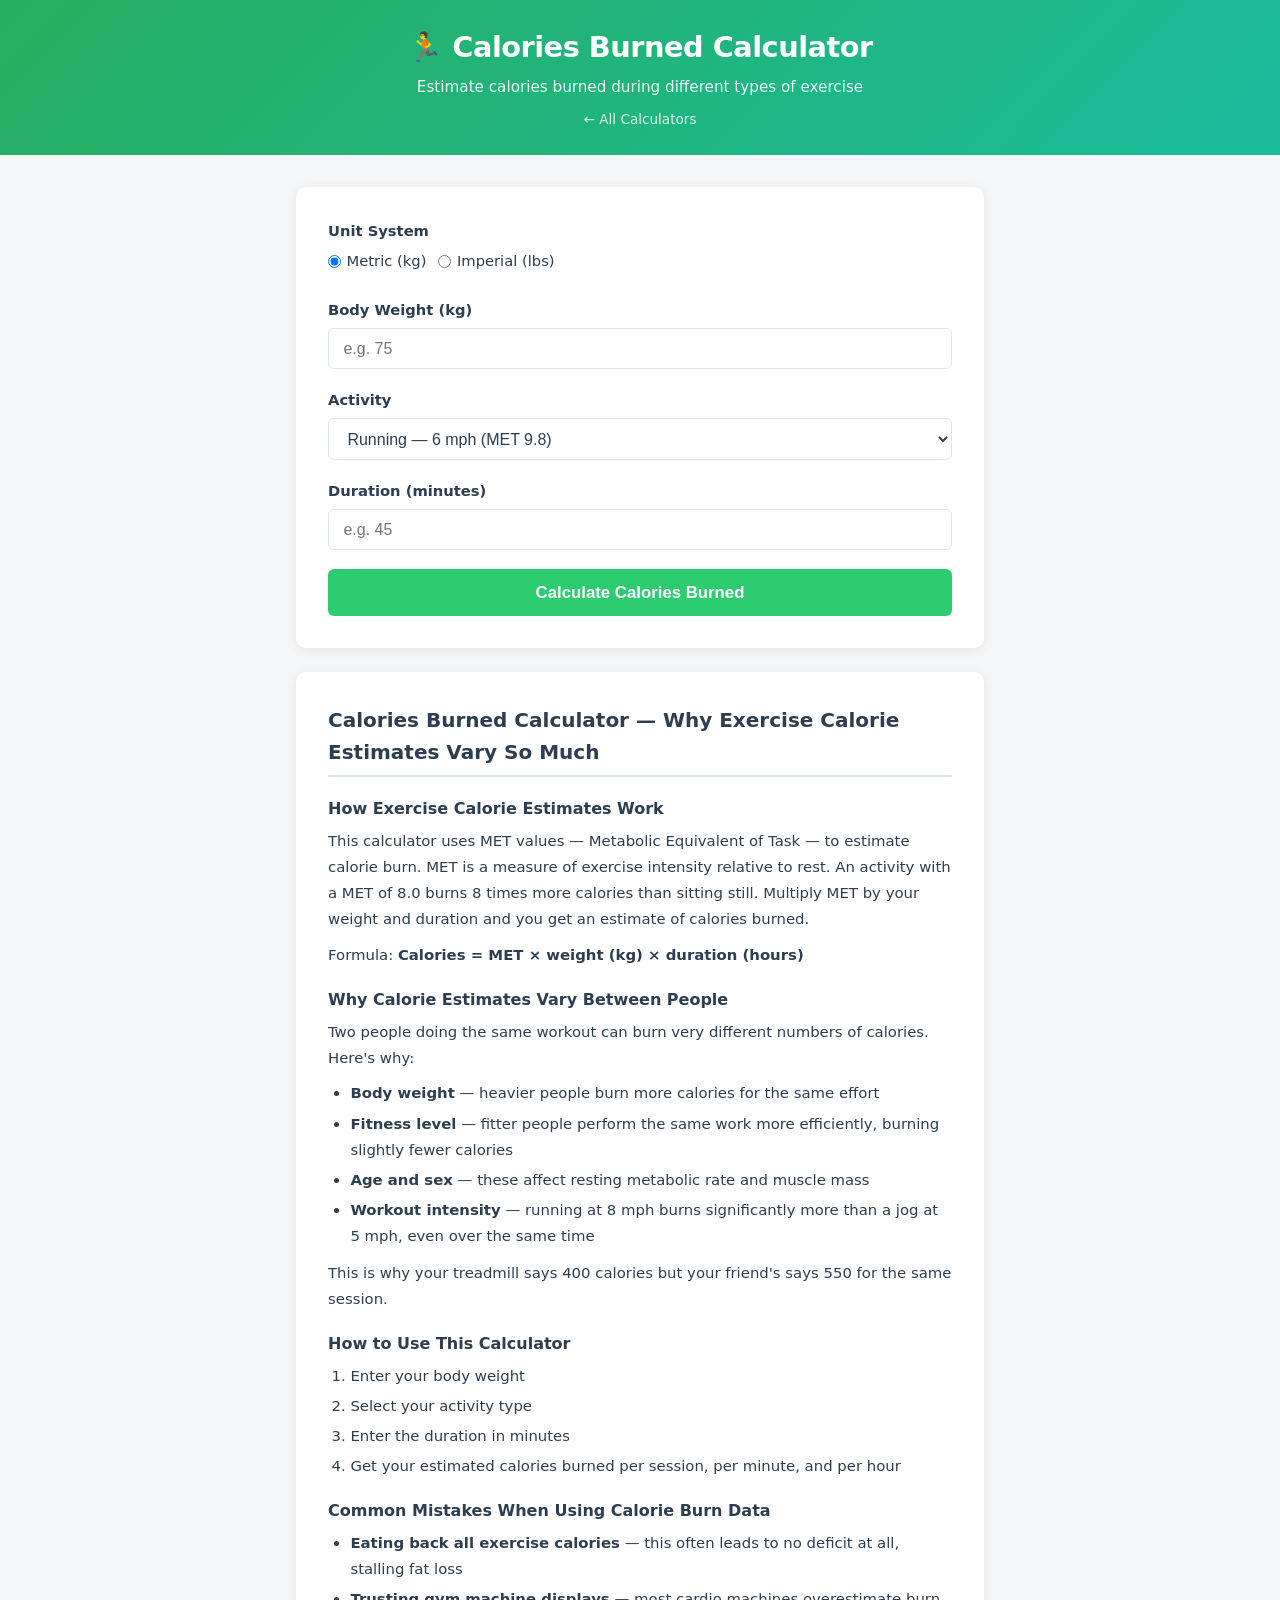
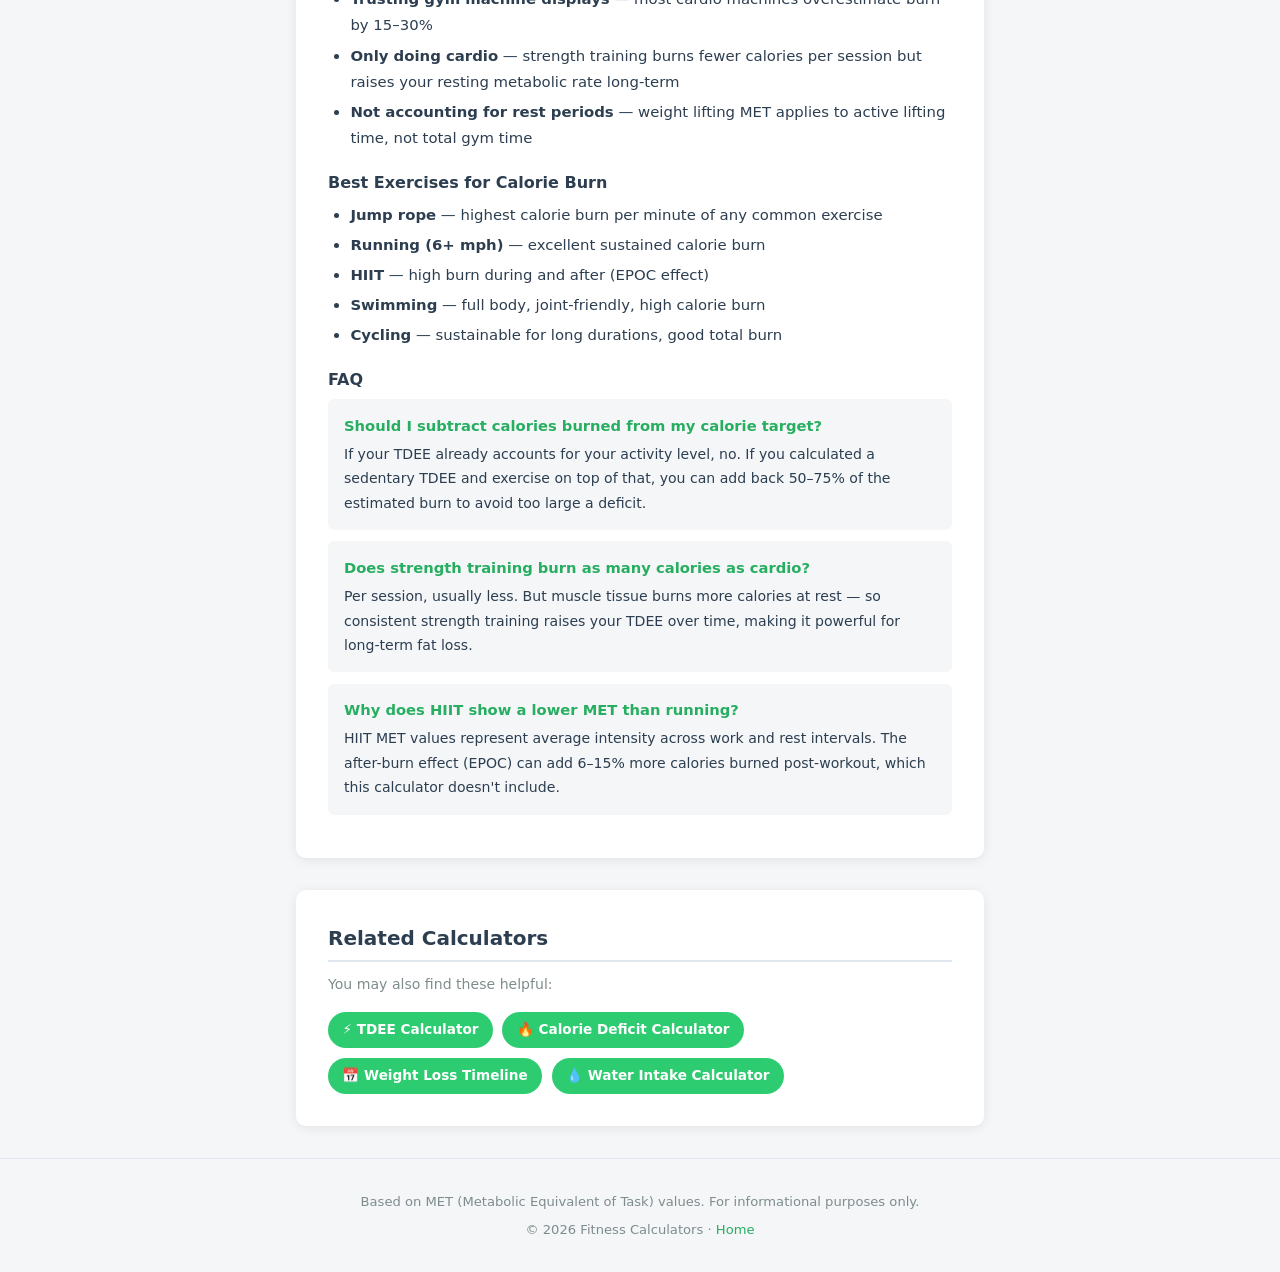
<file: calories-burned.html>
<!DOCTYPE html>
<html lang="en">
<head>
  <meta charset="UTF-8" />
  <meta name="viewport" content="width=device-width, initial-scale=1.0" />
  <title>Calories Burned Calculator — Exercise Calorie Counter</title>
  <meta name="description" content="Estimate how many calories you burn during exercise based on activity type, body weight, and duration." />
  <link rel="stylesheet" href="style.css" />
  <script async src="https://pagead2.googlesyndication.com/pagead/js/adsbygoogle.js?client=ca-pub-2884063454198300" crossorigin="anonymous"></script>
</head>
<body>

  <header>
    <h1>🏃 Calories Burned Calculator</h1>
    <p>Estimate calories burned during different types of exercise</p>
    <a class="home-link" href="index.html">← All Calculators</a>
  </header>

  <main>


    <div class="card">
      <div class="form-group">
        <label>Unit System</label>
        <div class="radio-group">
          <label><input type="radio" name="units" value="kg" checked /> Metric (kg)</label>
          <label><input type="radio" name="units" value="lbs" /> Imperial (lbs)</label>
        </div>
      </div>

      <div class="form-group" id="kg-field">
        <label for="weight-kg">Body Weight (kg)</label>
        <input type="number" id="weight-kg" placeholder="e.g. 75" min="20" max="400" />
      </div>

      <div class="form-group" id="lbs-field" style="display:none;">
        <label for="weight-lbs">Body Weight (lbs)</label>
        <input type="number" id="weight-lbs" placeholder="e.g. 165" min="44" max="880" />
      </div>

      <div class="form-group">
        <label for="activity">Activity</label>
        <select id="activity">
          <option value="11.0">Jump Rope (MET 11.0)</option>
          <option value="9.8" selected>Running — 6 mph (MET 9.8)</option>
          <option value="8.0">HIIT (MET 8.0)</option>
          <option value="7.5">Cycling — moderate (MET 7.5)</option>
          <option value="6.0">Swimming (MET 6.0)</option>
          <option value="3.5">Walking — 3 mph (MET 3.5)</option>
          <option value="3.5">Weight Lifting (MET 3.5)</option>
          <option value="2.5">Yoga (MET 2.5)</option>
        </select>
      </div>

      <div class="form-group">
        <label for="duration">Duration (minutes)</label>
        <input type="number" id="duration" placeholder="e.g. 45" min="1" max="600" />
      </div>

      <button class="calc-btn" onclick="calculate()">Calculate Calories Burned</button>

      <div class="result" id="result">
        <h2>Estimated Calories Burned</h2>
        <div class="big-number" id="calories-out">—</div>
        <div class="sub" id="rate-out">calories per hour</div>

        <div class="result-grid" style="margin-top:1.2rem;">
          <div class="result-item">
            <div class="label">Per Minute</div>
            <div class="value" id="per-min">—</div>
            <div class="label">cal/min</div>
          </div>
          <div class="result-item">
            <div class="label">Per Hour</div>
            <div class="value" id="per-hour">—</div>
            <div class="label">cal/hr</div>
          </div>
          <div class="result-item">
            <div class="label">MET Value</div>
            <div class="value" id="met-out">—</div>
            <div class="label">metabolic eq.</div>
          </div>
        </div>

        <p class="sub" style="margin-top:1rem;">
          Formula: MET × weight (kg) × duration (hours). Estimates vary by individual fitness level.
        </p>
      </div>
    </div>


    <div class="seo-section">
      <h2>Calories Burned Calculator — Why Exercise Calorie Estimates Vary So Much</h2>

      <h3>How Exercise Calorie Estimates Work</h3>
      <p>This calculator uses MET values — Metabolic Equivalent of Task — to estimate calorie burn. MET is a measure of exercise intensity relative to rest. An activity with a MET of 8.0 burns 8 times more calories than sitting still. Multiply MET by your weight and duration and you get an estimate of calories burned.</p>
      <p>Formula: <strong>Calories = MET × weight (kg) × duration (hours)</strong></p>

      <h3>Why Calorie Estimates Vary Between People</h3>
      <p>Two people doing the same workout can burn very different numbers of calories. Here's why:</p>
      <ul>
        <li><strong>Body weight</strong> — heavier people burn more calories for the same effort</li>
        <li><strong>Fitness level</strong> — fitter people perform the same work more efficiently, burning slightly fewer calories</li>
        <li><strong>Age and sex</strong> — these affect resting metabolic rate and muscle mass</li>
        <li><strong>Workout intensity</strong> — running at 8 mph burns significantly more than a jog at 5 mph, even over the same time</li>
      </ul>
      <p>This is why your treadmill says 400 calories but your friend's says 550 for the same session.</p>

      <h3>How to Use This Calculator</h3>
      <ol>
        <li>Enter your body weight</li>
        <li>Select your activity type</li>
        <li>Enter the duration in minutes</li>
        <li>Get your estimated calories burned per session, per minute, and per hour</li>
      </ol>

      <h3>Common Mistakes When Using Calorie Burn Data</h3>
      <ul>
        <li><strong>Eating back all exercise calories</strong> — this often leads to no deficit at all, stalling fat loss</li>
        <li><strong>Trusting gym machine displays</strong> — most cardio machines overestimate burn by 15–30%</li>
        <li><strong>Only doing cardio</strong> — strength training burns fewer calories per session but raises your resting metabolic rate long-term</li>
        <li><strong>Not accounting for rest periods</strong> — weight lifting MET applies to active lifting time, not total gym time</li>
      </ul>

      <h3>Best Exercises for Calorie Burn</h3>
      <ul>
        <li><strong>Jump rope</strong> — highest calorie burn per minute of any common exercise</li>
        <li><strong>Running (6+ mph)</strong> — excellent sustained calorie burn</li>
        <li><strong>HIIT</strong> — high burn during and after (EPOC effect)</li>
        <li><strong>Swimming</strong> — full body, joint-friendly, high calorie burn</li>
        <li><strong>Cycling</strong> — sustainable for long durations, good total burn</li>
      </ul>

      <h3>FAQ</h3>
      <div class="faq-item">
        <strong>Should I subtract calories burned from my calorie target?</strong>
        <p>If your TDEE already accounts for your activity level, no. If you calculated a sedentary TDEE and exercise on top of that, you can add back 50–75% of the estimated burn to avoid too large a deficit.</p>
      </div>
      <div class="faq-item">
        <strong>Does strength training burn as many calories as cardio?</strong>
        <p>Per session, usually less. But muscle tissue burns more calories at rest — so consistent strength training raises your TDEE over time, making it powerful for long-term fat loss.</p>
      </div>
      <div class="faq-item">
        <strong>Why does HIIT show a lower MET than running?</strong>
        <p>HIIT MET values represent average intensity across work and rest intervals. The after-burn effect (EPOC) can add 6–15% more calories burned post-workout, which this calculator doesn't include.</p>
      </div>
    </div>

  </main>

  <div style="max-width:var(--max-width);margin:0 auto 1.5rem;padding:0 1rem;">
    <div class="seo-section">
      <h2>Related Calculators</h2>
      <p style="color:var(--text-muted);font-size:0.88rem;margin-bottom:1rem;">You may also find these helpful:</p>
      <div class="featured-links">
        <a href="tdee.html" >⚡ TDEE Calculator</a>
        <a href="calorie-deficit.html" >🔥 Calorie Deficit Calculator</a>
        <a href="weight-loss-timeline.html" >📅 Weight Loss Timeline</a>
        <a href="water-intake.html" >💧 Water Intake Calculator</a>
      </div>
    </div>
  </div>

  <footer>
    <p>Based on MET (Metabolic Equivalent of Task) values. For informational purposes only.</p>
    <p style="margin-top:0.4rem;">© 2026 Fitness Calculators · <a href="index.html">Home</a></p>
  </footer>

  <script>
    document.querySelectorAll('input[name="units"]').forEach(r => {
      r.addEventListener('change', () => {
        const isKg = r.value === 'kg';
        document.getElementById('kg-field').style.display  = isKg ? '' : 'none';
        document.getElementById('lbs-field').style.display = isKg ? 'none' : '';
      });
    });

    function calculate() {
      const units = document.querySelector('input[name="units"]:checked').value;
      let kg;
      if (units === 'kg') {
        kg = parseFloat(document.getElementById('weight-kg').value);
      } else {
        kg = parseFloat(document.getElementById('weight-lbs').value) * 0.453592;
      }

      const met      = parseFloat(document.getElementById('activity').value);
      const minutes  = parseFloat(document.getElementById('duration').value);

      if (!kg || !minutes || kg <= 0 || minutes <= 0) {
        alert('Please enter valid weight and duration.');
        return;
      }

      const hours    = minutes / 60;
      const total    = met * kg * hours;
      const perMin   = total / minutes;
      const perHour  = met * kg;

      document.getElementById('calories-out').textContent = Math.round(total).toLocaleString() + ' cal';
      document.getElementById('rate-out').textContent     = Math.round(perHour).toLocaleString() + ' cal/hr at this activity';
      document.getElementById('per-min').textContent      = perMin.toFixed(1);
      document.getElementById('per-hour').textContent     = Math.round(perHour).toLocaleString();
      document.getElementById('met-out').textContent      = met.toFixed(1);
      document.getElementById('result').classList.add('show');
    }
  </script>

</body>
</html>
</file>
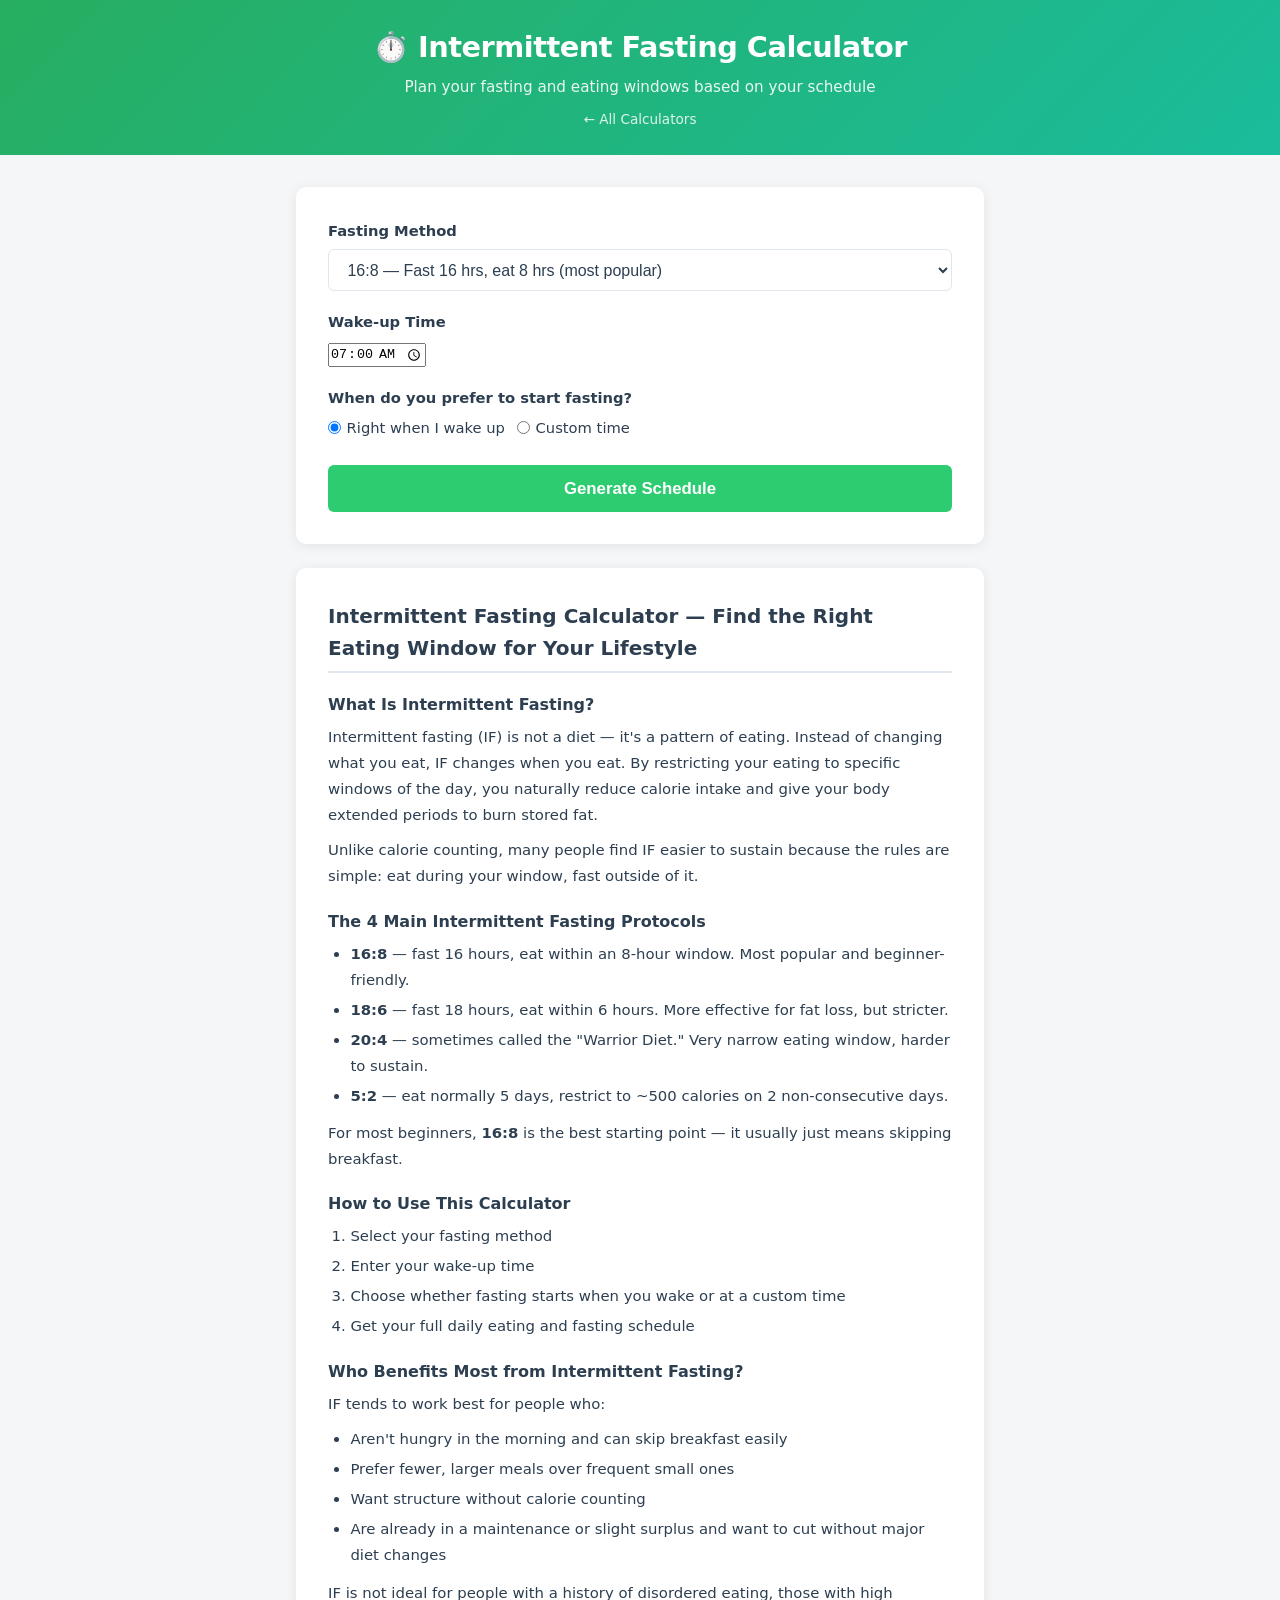
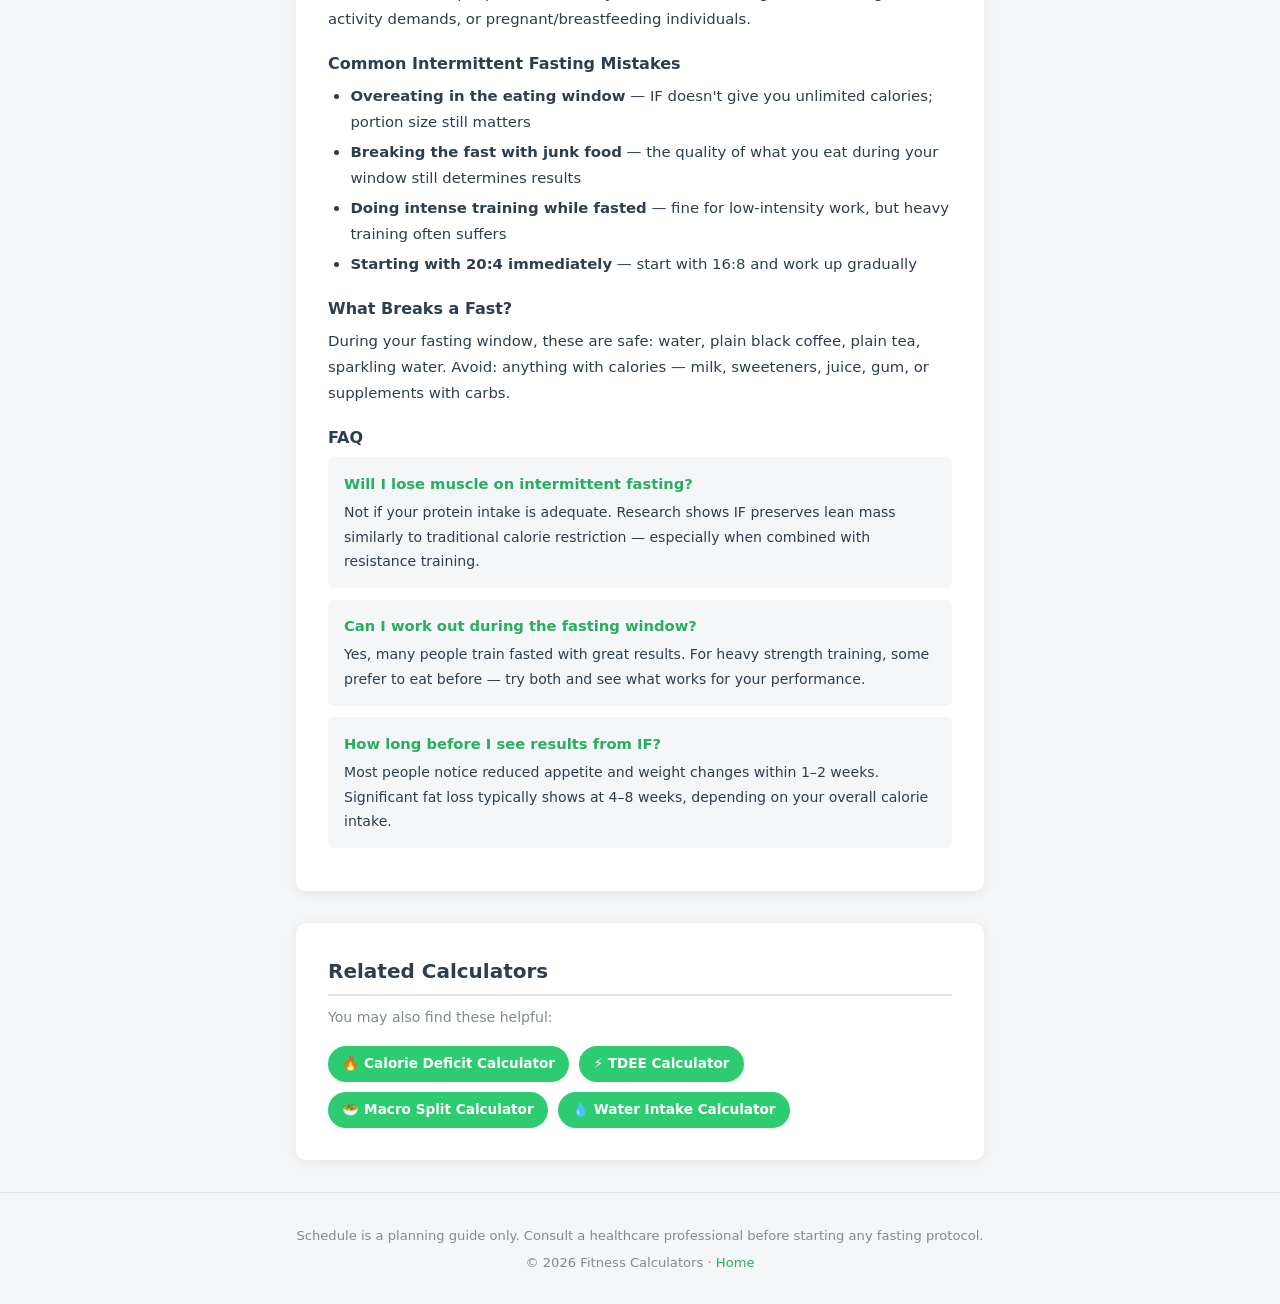
<file: intermittent-fasting.html>
<!DOCTYPE html>
<html lang="en">
<head>
  <meta charset="UTF-8" />
  <meta name="viewport" content="width=device-width, initial-scale=1.0" />
  <title>Intermittent Fasting Calculator — Eating & Fasting Windows</title>
  <meta name="description" content="Plan your intermittent fasting schedule. Enter your wake-up time and fasting method to get your eating window start and end times." />
  <link rel="stylesheet" href="style.css" />
  <script async src="https://pagead2.googlesyndication.com/pagead/js/adsbygoogle.js?client=ca-pub-2884063454198300" crossorigin="anonymous"></script>
  <style>
    .timeline {
      display: flex;
      border-radius: 8px;
      overflow: hidden;
      height: 36px;
      margin: 1.2rem 0 0.5rem;
      font-size: 0.75rem;
      font-weight: 700;
    }
    .tl-fast {
      background: #2c3e50;
      color: #fff;
      display: flex;
      align-items: center;
      justify-content: center;
    }
    .tl-eat {
      background: var(--primary);
      color: #fff;
      display: flex;
      align-items: center;
      justify-content: center;
    }
    .schedule-row {
      display: flex;
      align-items: center;
      gap: 0.75rem;
      padding: 0.7rem 0;
      border-bottom: 1px solid var(--border);
      font-size: 0.92rem;
    }
    .schedule-row:last-child { border-bottom: none; }
    .schedule-icon { font-size: 1.3rem; width: 28px; text-align: center; flex-shrink: 0; }
    .schedule-label { color: var(--text-muted); font-size: 0.8rem; }
    .schedule-time { font-weight: 700; font-size: 1rem; }
    .fasting-52-note {
      background: #fef9e7;
      border-left: 4px solid #f39c12;
      border-radius: 6px;
      padding: 1rem 1.2rem;
      margin-top: 1rem;
      font-size: 0.9rem;
    }
  </style>
</head>
<body>

  <header>
    <h1>⏱️ Intermittent Fasting Calculator</h1>
    <p>Plan your fasting and eating windows based on your schedule</p>
    <a class="home-link" href="index.html">← All Calculators</a>
  </header>

  <main>


    <div class="card">
      <div class="form-group">
        <label for="method">Fasting Method</label>
        <select id="method" onchange="onMethodChange()">
          <option value="16:8">16:8 — Fast 16 hrs, eat 8 hrs (most popular)</option>
          <option value="18:6">18:6 — Fast 18 hrs, eat 6 hrs</option>
          <option value="20:4">20:4 — Fast 20 hrs, eat 4 hrs (OMAD-adjacent)</option>
          <option value="5:2">5:2 — Normal 5 days, 500 cal on 2 days</option>
        </select>
      </div>

      <div id="time-input">
        <div class="form-group">
          <label for="wake">Wake-up Time</label>
          <input type="time" id="wake" value="07:00" />
        </div>

        <div class="form-group">
          <label for="fast-start-pref">When do you prefer to start fasting?</label>
          <div class="radio-group">
            <label><input type="radio" name="fast-start" value="wake" checked /> Right when I wake up</label>
            <label><input type="radio" name="fast-start" value="custom" /> Custom time</label>
          </div>
        </div>

        <div class="form-group" id="custom-start" style="display:none;">
          <label for="fast-start-time">Fasting Start Time</label>
          <input type="time" id="fast-start-time" value="20:00" />
        </div>
      </div>

      <div id="fasting-52-input" style="display:none;">
        <div class="fasting-52-note">
          <strong>5:2 Method:</strong> Eat normally (your TDEE) for 5 days per week.
          On 2 non-consecutive days, restrict to ~500 calories (women) or ~600 calories (men).
          Pick your two fasting days below.
        </div>
        <div class="form-group" style="margin-top:1rem;">
          <label>Select your 2 low-calorie days</label>
          <div class="radio-group" style="flex-wrap:wrap;">
            <label><input type="checkbox" name="fast-day" value="Monday" /> Mon</label>
            <label><input type="checkbox" name="fast-day" value="Tuesday" /> Tue</label>
            <label><input type="checkbox" name="fast-day" value="Wednesday" /> Wed</label>
            <label><input type="checkbox" name="fast-day" value="Thursday" /> Thu</label>
            <label><input type="checkbox" name="fast-day" value="Friday" /> Fri</label>
            <label><input type="checkbox" name="fast-day" value="Saturday" /> Sat</label>
            <label><input type="checkbox" name="fast-day" value="Sunday" /> Sun</label>
          </div>
        </div>
      </div>

      <button class="calc-btn" onclick="calculate()">Generate Schedule</button>

      <div class="result" id="result">
        <h2 id="result-title">Your Fasting Schedule</h2>

        <div id="window-result">
          <div class="timeline" id="timeline">
            <div class="tl-fast" id="tl-fast-1" style="flex:16">⏸ Fasting</div>
            <div class="tl-eat"  id="tl-eat"    style="flex:8">🍽 Eating</div>
          </div>

          <div id="schedule-rows"></div>
        </div>

        <div id="result-52" style="display:none;">
          <div id="schedule-52"></div>
        </div>

        <p class="sub" style="margin-top:1rem;">
          💡 During fasting: water, black coffee, and plain tea are allowed — they don't break a fast.
        </p>
      </div>
    </div>


    <div class="seo-section">
      <h2>Intermittent Fasting Calculator — Find the Right Eating Window for Your Lifestyle</h2>

      <h3>What Is Intermittent Fasting?</h3>
      <p>Intermittent fasting (IF) is not a diet — it's a pattern of eating. Instead of changing what you eat, IF changes when you eat. By restricting your eating to specific windows of the day, you naturally reduce calorie intake and give your body extended periods to burn stored fat.</p>
      <p>Unlike calorie counting, many people find IF easier to sustain because the rules are simple: eat during your window, fast outside of it.</p>

      <h3>The 4 Main Intermittent Fasting Protocols</h3>
      <ul>
        <li><strong>16:8</strong> — fast 16 hours, eat within an 8-hour window. Most popular and beginner-friendly.</li>
        <li><strong>18:6</strong> — fast 18 hours, eat within 6 hours. More effective for fat loss, but stricter.</li>
        <li><strong>20:4</strong> — sometimes called the "Warrior Diet." Very narrow eating window, harder to sustain.</li>
        <li><strong>5:2</strong> — eat normally 5 days, restrict to ~500 calories on 2 non-consecutive days.</li>
      </ul>
      <p>For most beginners, <strong>16:8</strong> is the best starting point — it usually just means skipping breakfast.</p>

      <h3>How to Use This Calculator</h3>
      <ol>
        <li>Select your fasting method</li>
        <li>Enter your wake-up time</li>
        <li>Choose whether fasting starts when you wake or at a custom time</li>
        <li>Get your full daily eating and fasting schedule</li>
      </ol>

      <h3>Who Benefits Most from Intermittent Fasting?</h3>
      <p>IF tends to work best for people who:</p>
      <ul>
        <li>Aren't hungry in the morning and can skip breakfast easily</li>
        <li>Prefer fewer, larger meals over frequent small ones</li>
        <li>Want structure without calorie counting</li>
        <li>Are already in a maintenance or slight surplus and want to cut without major diet changes</li>
      </ul>
      <p>IF is not ideal for people with a history of disordered eating, those with high activity demands, or pregnant/breastfeeding individuals.</p>

      <h3>Common Intermittent Fasting Mistakes</h3>
      <ul>
        <li><strong>Overeating in the eating window</strong> — IF doesn't give you unlimited calories; portion size still matters</li>
        <li><strong>Breaking the fast with junk food</strong> — the quality of what you eat during your window still determines results</li>
        <li><strong>Doing intense training while fasted</strong> — fine for low-intensity work, but heavy training often suffers</li>
        <li><strong>Starting with 20:4 immediately</strong> — start with 16:8 and work up gradually</li>
      </ul>

      <h3>What Breaks a Fast?</h3>
      <p>During your fasting window, these are safe: water, plain black coffee, plain tea, sparkling water. Avoid: anything with calories — milk, sweeteners, juice, gum, or supplements with carbs.</p>

      <h3>FAQ</h3>
      <div class="faq-item">
        <strong>Will I lose muscle on intermittent fasting?</strong>
        <p>Not if your protein intake is adequate. Research shows IF preserves lean mass similarly to traditional calorie restriction — especially when combined with resistance training.</p>
      </div>
      <div class="faq-item">
        <strong>Can I work out during the fasting window?</strong>
        <p>Yes, many people train fasted with great results. For heavy strength training, some prefer to eat before — try both and see what works for your performance.</p>
      </div>
      <div class="faq-item">
        <strong>How long before I see results from IF?</strong>
        <p>Most people notice reduced appetite and weight changes within 1–2 weeks. Significant fat loss typically shows at 4–8 weeks, depending on your overall calorie intake.</p>
      </div>
    </div>

  </main>

  <div style="max-width:var(--max-width);margin:0 auto 1.5rem;padding:0 1rem;">
    <div class="seo-section">
      <h2>Related Calculators</h2>
      <p style="color:var(--text-muted);font-size:0.88rem;margin-bottom:1rem;">You may also find these helpful:</p>
      <div class="featured-links">
        <a href="calorie-deficit.html" >🔥 Calorie Deficit Calculator</a>
        <a href="tdee.html" >⚡ TDEE Calculator</a>
        <a href="macro-split.html" >🥗 Macro Split Calculator</a>
        <a href="water-intake.html" >💧 Water Intake Calculator</a>
      </div>
    </div>
  </div>

  <footer>
    <p>Schedule is a planning guide only. Consult a healthcare professional before starting any fasting protocol.</p>
    <p style="margin-top:0.4rem;">© 2026 Fitness Calculators · <a href="index.html">Home</a></p>
  </footer>

  <script>
    function onMethodChange() {
      const is52 = document.getElementById('method').value === '5:2';
      document.getElementById('time-input').style.display      = is52 ? 'none' : '';
      document.getElementById('fasting-52-input').style.display = is52 ? '' : 'none';
    }

    document.querySelectorAll('input[name="fast-start"]').forEach(r => {
      r.addEventListener('change', () => {
        document.getElementById('custom-start').style.display = r.value === 'custom' ? '' : 'none';
      });
    });

    function addMinutes(timeStr, mins) {
      const [h, m] = timeStr.split(':').map(Number);
      const total  = h * 60 + m + mins;
      const hh     = Math.floor(total / 60) % 24;
      const mm     = total % 60;
      return String(hh).padStart(2,'0') + ':' + String(mm).padStart(2,'0');
    }

    function to12h(timeStr) {
      const [h, m] = timeStr.split(':').map(Number);
      const ampm   = h >= 12 ? 'PM' : 'AM';
      const h12    = h % 12 || 12;
      return h12 + ':' + String(m).padStart(2,'0') + ' ' + ampm;
    }

    function calculate() {
      const method = document.getElementById('method').value;

      if (method === '5:2') {
        const checked = [...document.querySelectorAll('input[name="fast-day"]:checked')];
        if (checked.length !== 2) {
          alert('Please select exactly 2 fasting days.');
          return;
        }

        const days = checked.map(c => c.value);
        document.getElementById('window-result').style.display = 'none';
        document.getElementById('result-52').style.display     = '';
        document.getElementById('schedule-52').innerHTML = `
          <div class="schedule-row">
            <div class="schedule-icon">📅</div>
            <div>
              <div class="schedule-label">Your low-calorie days</div>
              <div class="schedule-time">${days.join(' & ')}</div>
            </div>
          </div>
          <div class="schedule-row">
            <div class="schedule-icon">🥗</div>
            <div>
              <div class="schedule-label">Normal eating days (5 days)</div>
              <div class="schedule-time">Eat at your TDEE</div>
            </div>
          </div>
          <div class="schedule-row">
            <div class="schedule-icon">⚡</div>
            <div>
              <div class="schedule-label">Low-calorie days (${days.join(' & ')})</div>
              <div class="schedule-time">~500 cal (women) · ~600 cal (men)</div>
            </div>
          </div>
          <div class="schedule-row">
            <div class="schedule-icon">💡</div>
            <div>
              <div class="schedule-label">Tip</div>
              <div class="schedule-time" style="font-size:0.88rem;font-weight:400;">Keep fasting days non-consecutive for best results (e.g. Mon & Thu)</div>
            </div>
          </div>
        `;
        document.getElementById('result-title').textContent = '5:2 Fasting Plan';
        document.getElementById('result').classList.add('show');
        return;
      }

      // Time-window methods
      const [fastHours, eatHours] = method.split(':').map(Number);
      const wakeTime = document.getElementById('wake').value;

      let fastStart;
      const fastStartPref = document.querySelector('input[name="fast-start"]:checked').value;
      if (fastStartPref === 'wake') {
        fastStart = wakeTime;
      } else {
        fastStart = document.getElementById('fast-start-time').value;
      }

      const eatStart   = addMinutes(fastStart, fastHours * 60);
      const eatEnd     = addMinutes(eatStart, eatHours * 60);
      const fastEnd    = eatStart;

      // Timeline visual ratio
      document.getElementById('tl-fast-1').style.flex = fastHours;
      document.getElementById('tl-eat').style.flex    = eatHours;
      document.getElementById('tl-fast-1').textContent = `⏸ Fast ${fastHours}h`;
      document.getElementById('tl-eat').textContent    = `🍽 Eat ${eatHours}h`;

      document.getElementById('schedule-rows').innerHTML = `
        <div class="schedule-row">
          <div class="schedule-icon">⏰</div>
          <div>
            <div class="schedule-label">Wake up</div>
            <div class="schedule-time">${to12h(wakeTime)}</div>
          </div>
        </div>
        <div class="schedule-row">
          <div class="schedule-icon">⏸</div>
          <div>
            <div class="schedule-label">Fasting starts</div>
            <div class="schedule-time">${to12h(fastStart)}</div>
          </div>
        </div>
        <div class="schedule-row">
          <div class="schedule-icon">🍽</div>
          <div>
            <div class="schedule-label">Eating window opens (fast ends)</div>
            <div class="schedule-time">${to12h(eatStart)}</div>
          </div>
        </div>
        <div class="schedule-row">
          <div class="schedule-icon">🛑</div>
          <div>
            <div class="schedule-label">Eating window closes</div>
            <div class="schedule-time">${to12h(eatEnd)}</div>
          </div>
        </div>
        <div class="schedule-row">
          <div class="schedule-icon">⏸</div>
          <div>
            <div class="schedule-label">Fasting resumes until ${to12h(fastEnd)} next day</div>
            <div class="schedule-time">${fastHours}h fast · ${eatHours}h eating window</div>
          </div>
        </div>
      `;

      document.getElementById('window-result').style.display = '';
      document.getElementById('result-52').style.display     = 'none';
      document.getElementById('result-title').textContent    = method + ' Fasting Schedule';
      document.getElementById('result').classList.add('show');
    }
  </script>

</body>
</html>
</file>
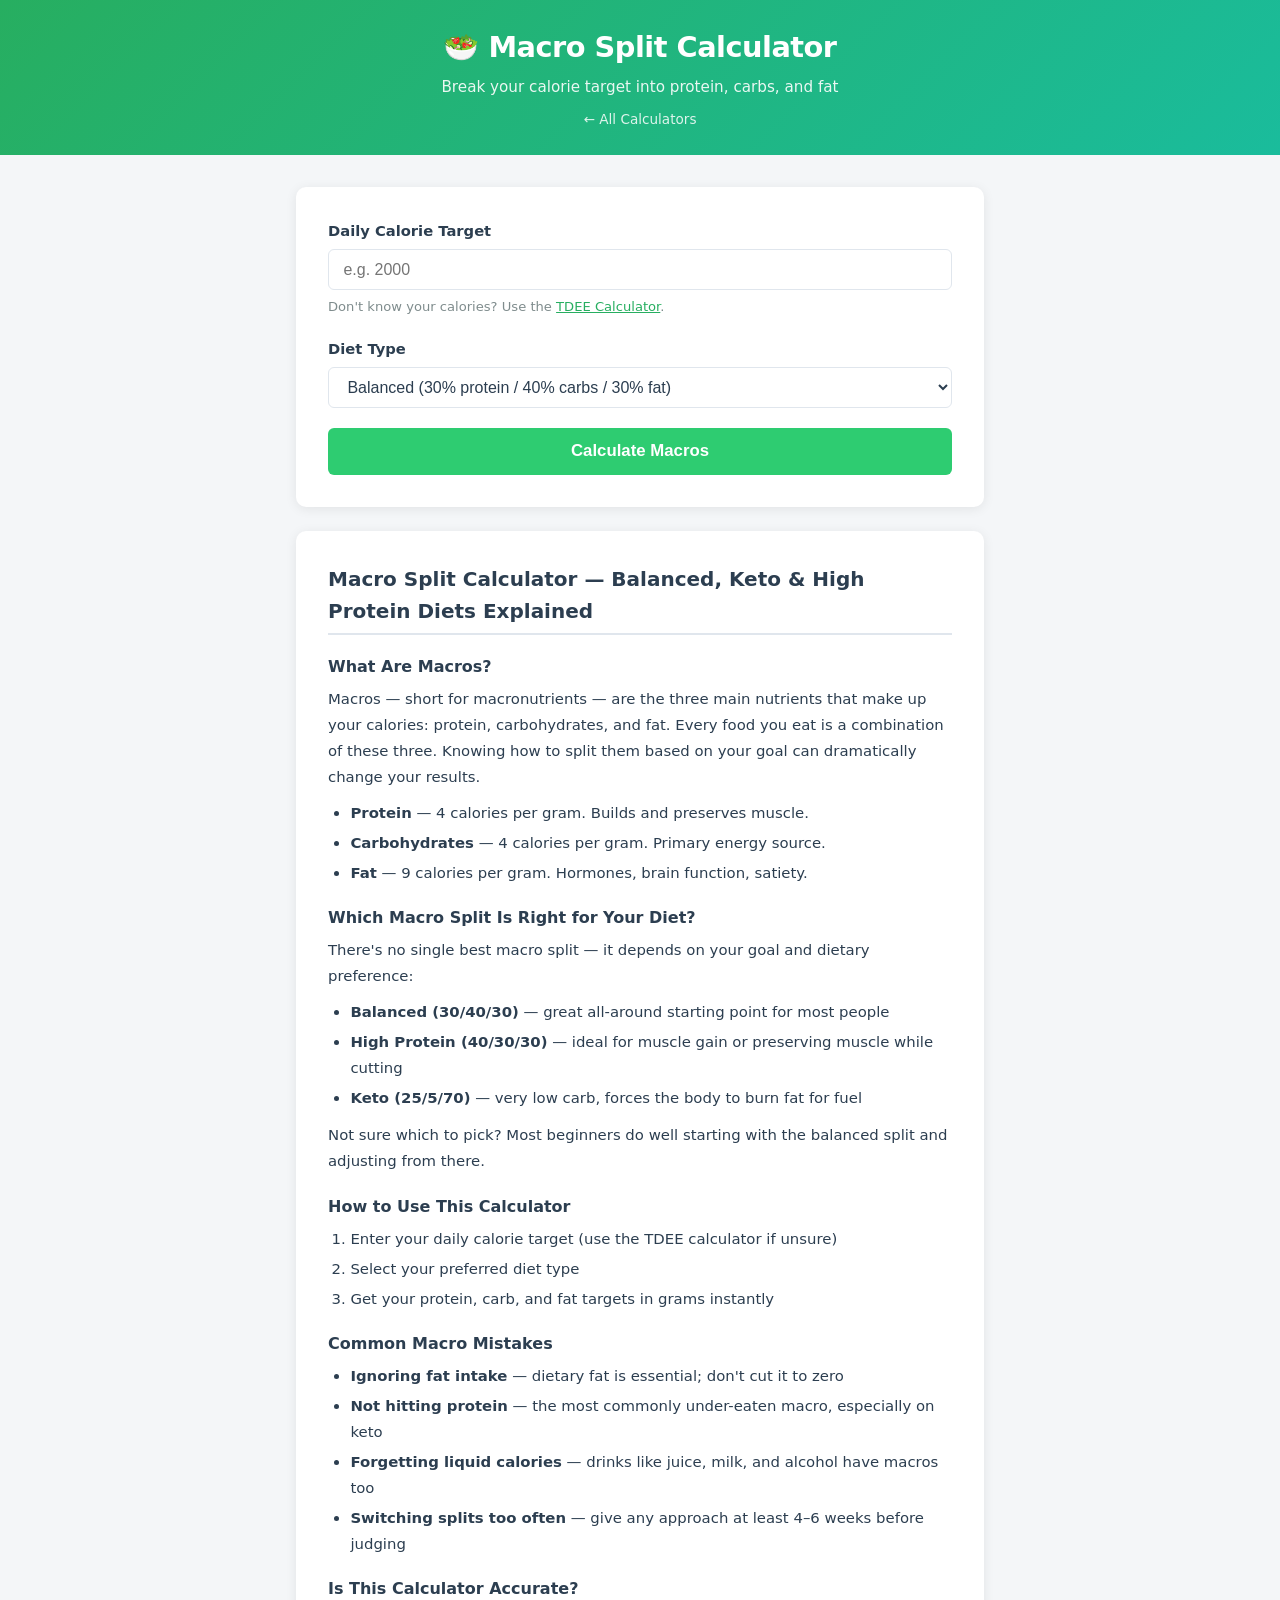
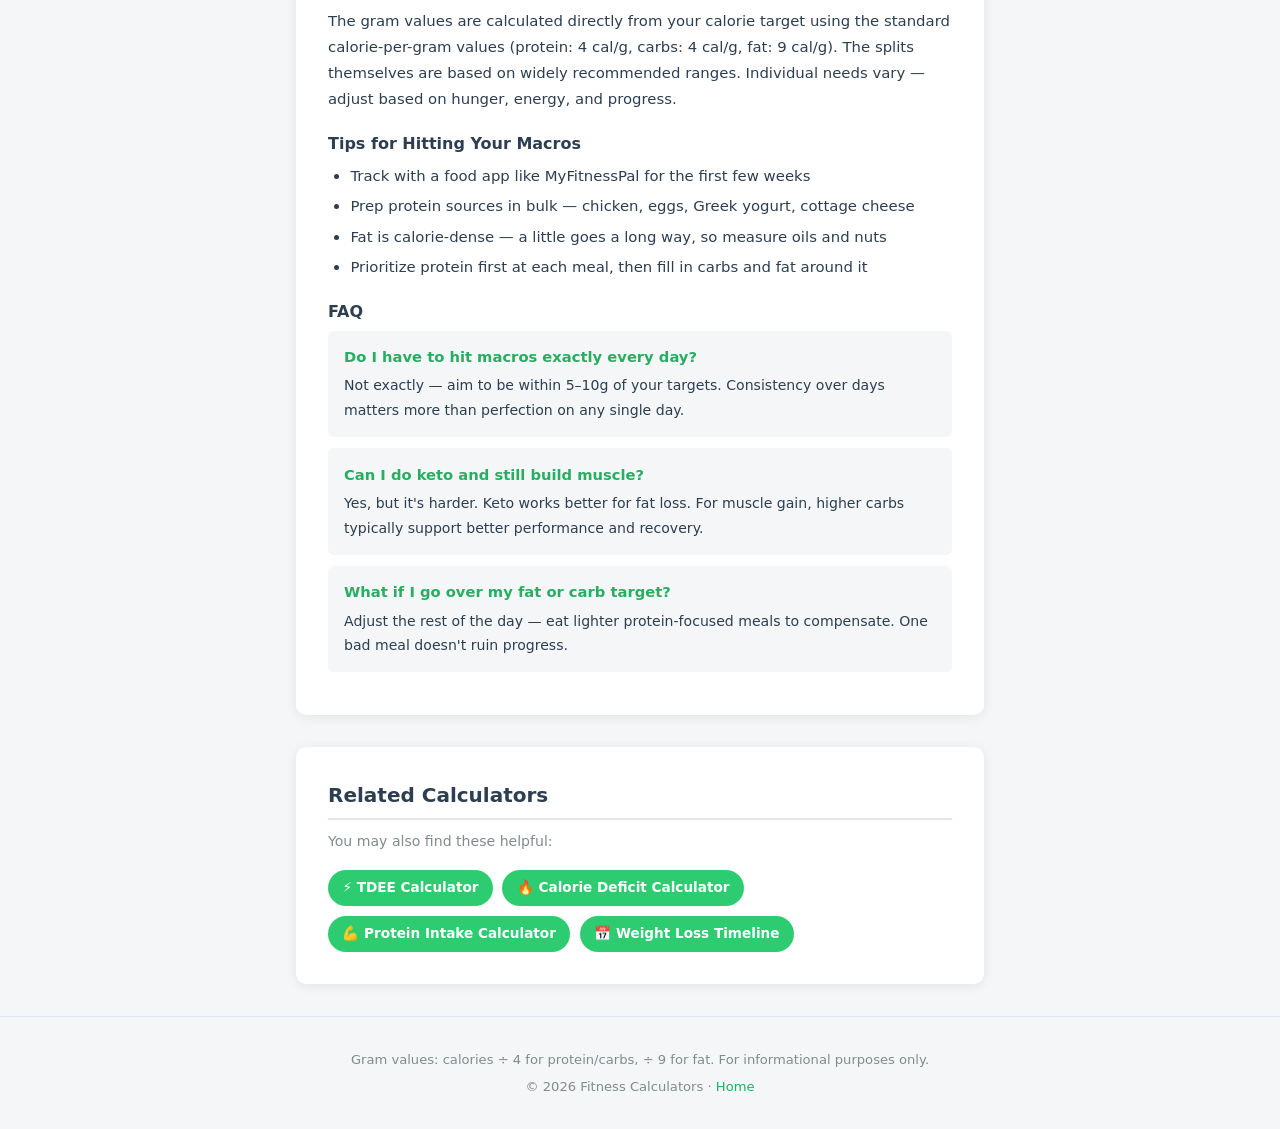
<file: macro-split.html>
<!DOCTYPE html>
<html lang="en">
<head>
  <meta charset="UTF-8" />
  <meta name="viewport" content="width=device-width, initial-scale=1.0" />
  <title>Macro Split Calculator — Protein, Carbs & Fat Targets</title>
  <meta name="description" content="Calculate your daily protein, carbohydrate, and fat targets based on your calorie goal and preferred diet type." />
  <link rel="stylesheet" href="style.css" />
  <script async src="https://pagead2.googlesyndication.com/pagead/js/adsbygoogle.js?client=ca-pub-2884063454198300" crossorigin="anonymous"></script>
  <style>
    .macro-bar-wrap { margin-top: 1rem; }
    .macro-bar { height: 14px; border-radius: 7px; background: #e0e6ed; overflow: hidden; margin-bottom: 0.3rem; }
    .macro-bar-fill { height: 100%; border-radius: 7px; transition: width 0.4s; }
    .bar-protein { background: var(--primary); }
    .bar-carbs   { background: #3498db; }
    .bar-fat     { background: #e67e22; }
    .macro-legend { display: flex; gap: 1rem; flex-wrap: wrap; font-size: 0.82rem; color: var(--text-muted); }
    .macro-legend span { display: flex; align-items: center; gap: 0.3rem; }
    .dot { width: 10px; height: 10px; border-radius: 50%; display: inline-block; }
  </style>
</head>
<body>

  <header>
    <h1>🥗 Macro Split Calculator</h1>
    <p>Break your calorie target into protein, carbs, and fat</p>
    <a class="home-link" href="index.html">← All Calculators</a>
  </header>

  <main>


    <div class="card">
      <div class="form-group">
        <label for="calories">Daily Calorie Target</label>
        <input type="number" id="calories" placeholder="e.g. 2000" min="800" max="6000" />
        <p style="font-size:0.82rem;color:var(--text-muted);margin-top:0.4rem;">
          Don't know your calories? Use the <a href="tdee.html" style="color:var(--primary-dark);">TDEE Calculator</a>.
        </p>
      </div>

      <div class="form-group">
        <label for="diet">Diet Type</label>
        <select id="diet">
          <option value="balanced">Balanced (30% protein / 40% carbs / 30% fat)</option>
          <option value="highprotein">High Protein (40% protein / 30% carbs / 30% fat)</option>
          <option value="keto">Keto (25% protein / 5% carbs / 70% fat)</option>
        </select>
      </div>

      <button class="calc-btn" onclick="calculate()">Calculate Macros</button>

      <div class="result" id="result">
        <h2>Your Daily Macro Targets</h2>

        <div class="result-grid">
          <div class="result-item">
            <div class="label">Protein</div>
            <div class="value" id="protein-out" style="color:var(--primary-dark);">—</div>
            <div class="label">grams/day</div>
          </div>
          <div class="result-item">
            <div class="label">Carbs</div>
            <div class="value" id="carbs-out" style="color:#2980b9;">—</div>
            <div class="label">grams/day</div>
          </div>
          <div class="result-item">
            <div class="label">Fat</div>
            <div class="value" id="fat-out" style="color:#d35400;">—</div>
            <div class="label">grams/day</div>
          </div>
        </div>

        <div class="macro-bar-wrap">
          <div style="font-size:0.8rem;color:var(--text-muted);margin-bottom:0.5rem;" id="split-label">—</div>
          <div class="macro-bar"><div class="macro-bar-fill bar-protein" id="bar-protein" style="width:0%"></div></div>
          <div class="macro-bar"><div class="macro-bar-fill bar-carbs" id="bar-carbs" style="width:0%"></div></div>
          <div class="macro-bar"><div class="macro-bar-fill bar-fat" id="bar-fat" style="width:0%"></div></div>
          <div class="macro-legend">
            <span><span class="dot" style="background:var(--primary);"></span> Protein</span>
            <span><span class="dot" style="background:#3498db;"></span> Carbs</span>
            <span><span class="dot" style="background:#e67e22;"></span> Fat</span>
          </div>
        </div>

        <p class="sub" style="margin-top:1rem;">Each meal: roughly <strong id="per-meal-protein">—</strong>g protein · <strong id="per-meal-carbs">—</strong>g carbs · <strong id="per-meal-fat">—</strong>g fat (÷3 meals)</p>
      </div>
    </div>


    <div class="seo-section">
      <h2>Macro Split Calculator — Balanced, Keto &amp; High Protein Diets Explained</h2>

      <h3>What Are Macros?</h3>
      <p>Macros — short for macronutrients — are the three main nutrients that make up your calories: protein, carbohydrates, and fat. Every food you eat is a combination of these three. Knowing how to split them based on your goal can dramatically change your results.</p>
      <ul>
        <li><strong>Protein</strong> — 4 calories per gram. Builds and preserves muscle.</li>
        <li><strong>Carbohydrates</strong> — 4 calories per gram. Primary energy source.</li>
        <li><strong>Fat</strong> — 9 calories per gram. Hormones, brain function, satiety.</li>
      </ul>

      <h3>Which Macro Split Is Right for Your Diet?</h3>
      <p>There's no single best macro split — it depends on your goal and dietary preference:</p>
      <ul>
        <li><strong>Balanced (30/40/30)</strong> — great all-around starting point for most people</li>
        <li><strong>High Protein (40/30/30)</strong> — ideal for muscle gain or preserving muscle while cutting</li>
        <li><strong>Keto (25/5/70)</strong> — very low carb, forces the body to burn fat for fuel</li>
      </ul>
      <p>Not sure which to pick? Most beginners do well starting with the balanced split and adjusting from there.</p>

      <h3>How to Use This Calculator</h3>
      <ol>
        <li>Enter your daily calorie target (use the TDEE calculator if unsure)</li>
        <li>Select your preferred diet type</li>
        <li>Get your protein, carb, and fat targets in grams instantly</li>
      </ol>

      <h3>Common Macro Mistakes</h3>
      <ul>
        <li><strong>Ignoring fat intake</strong> — dietary fat is essential; don't cut it to zero</li>
        <li><strong>Not hitting protein</strong> — the most commonly under-eaten macro, especially on keto</li>
        <li><strong>Forgetting liquid calories</strong> — drinks like juice, milk, and alcohol have macros too</li>
        <li><strong>Switching splits too often</strong> — give any approach at least 4–6 weeks before judging</li>
      </ul>

      <h3>Is This Calculator Accurate?</h3>
      <p>The gram values are calculated directly from your calorie target using the standard calorie-per-gram values (protein: 4 cal/g, carbs: 4 cal/g, fat: 9 cal/g). The splits themselves are based on widely recommended ranges. Individual needs vary — adjust based on hunger, energy, and progress.</p>

      <h3>Tips for Hitting Your Macros</h3>
      <ul>
        <li>Track with a food app like MyFitnessPal for the first few weeks</li>
        <li>Prep protein sources in bulk — chicken, eggs, Greek yogurt, cottage cheese</li>
        <li>Fat is calorie-dense — a little goes a long way, so measure oils and nuts</li>
        <li>Prioritize protein first at each meal, then fill in carbs and fat around it</li>
      </ul>

      <h3>FAQ</h3>
      <div class="faq-item">
        <strong>Do I have to hit macros exactly every day?</strong>
        <p>Not exactly — aim to be within 5–10g of your targets. Consistency over days matters more than perfection on any single day.</p>
      </div>
      <div class="faq-item">
        <strong>Can I do keto and still build muscle?</strong>
        <p>Yes, but it's harder. Keto works better for fat loss. For muscle gain, higher carbs typically support better performance and recovery.</p>
      </div>
      <div class="faq-item">
        <strong>What if I go over my fat or carb target?</strong>
        <p>Adjust the rest of the day — eat lighter protein-focused meals to compensate. One bad meal doesn't ruin progress.</p>
      </div>
    </div>

  </main>

  <div style="max-width:var(--max-width);margin:0 auto 1.5rem;padding:0 1rem;">
    <div class="seo-section">
      <h2>Related Calculators</h2>
      <p style="color:var(--text-muted);font-size:0.88rem;margin-bottom:1rem;">You may also find these helpful:</p>
      <div class="featured-links">
        <a href="tdee.html" >⚡ TDEE Calculator</a>
        <a href="calorie-deficit.html" >🔥 Calorie Deficit Calculator</a>
        <a href="protein-intake.html" >💪 Protein Intake Calculator</a>
        <a href="weight-loss-timeline.html" >📅 Weight Loss Timeline</a>
      </div>
    </div>
  </div>

  <footer>
    <p>Gram values: calories ÷ 4 for protein/carbs, ÷ 9 for fat. For informational purposes only.</p>
    <p style="margin-top:0.4rem;">© 2026 Fitness Calculators · <a href="index.html">Home</a></p>
  </footer>

  <script>
    const splits = {
      balanced:   { protein: 0.30, carbs: 0.40, fat: 0.30, label: 'Balanced: 30% protein · 40% carbs · 30% fat' },
      highprotein:{ protein: 0.40, carbs: 0.30, fat: 0.30, label: 'High Protein: 40% protein · 30% carbs · 30% fat' },
      keto:       { protein: 0.25, carbs: 0.05, fat: 0.70, label: 'Keto: 25% protein · 5% carbs · 70% fat' }
    };

    function calculate() {
      const calories = parseFloat(document.getElementById('calories').value);
      const diet = document.getElementById('diet').value;

      if (!calories || calories < 800) {
        alert('Please enter a valid calorie target (800+).');
        return;
      }

      const s = splits[diet];
      const proteinG = Math.round((calories * s.protein) / 4);
      const carbsG   = Math.round((calories * s.carbs)   / 4);
      const fatG     = Math.round((calories * s.fat)      / 9);

      document.getElementById('protein-out').textContent = proteinG;
      document.getElementById('carbs-out').textContent   = carbsG;
      document.getElementById('fat-out').textContent     = fatG;
      document.getElementById('split-label').textContent = s.label;

      document.getElementById('bar-protein').style.width = (s.protein * 100) + '%';
      document.getElementById('bar-carbs').style.width   = (s.carbs   * 100) + '%';
      document.getElementById('bar-fat').style.width     = (s.fat      * 100) + '%';

      document.getElementById('per-meal-protein').textContent = Math.round(proteinG / 3);
      document.getElementById('per-meal-carbs').textContent   = Math.round(carbsG   / 3);
      document.getElementById('per-meal-fat').textContent     = Math.round(fatG     / 3);

      document.getElementById('result').classList.add('show');
    }
  </script>

</body>
</html>
</file>
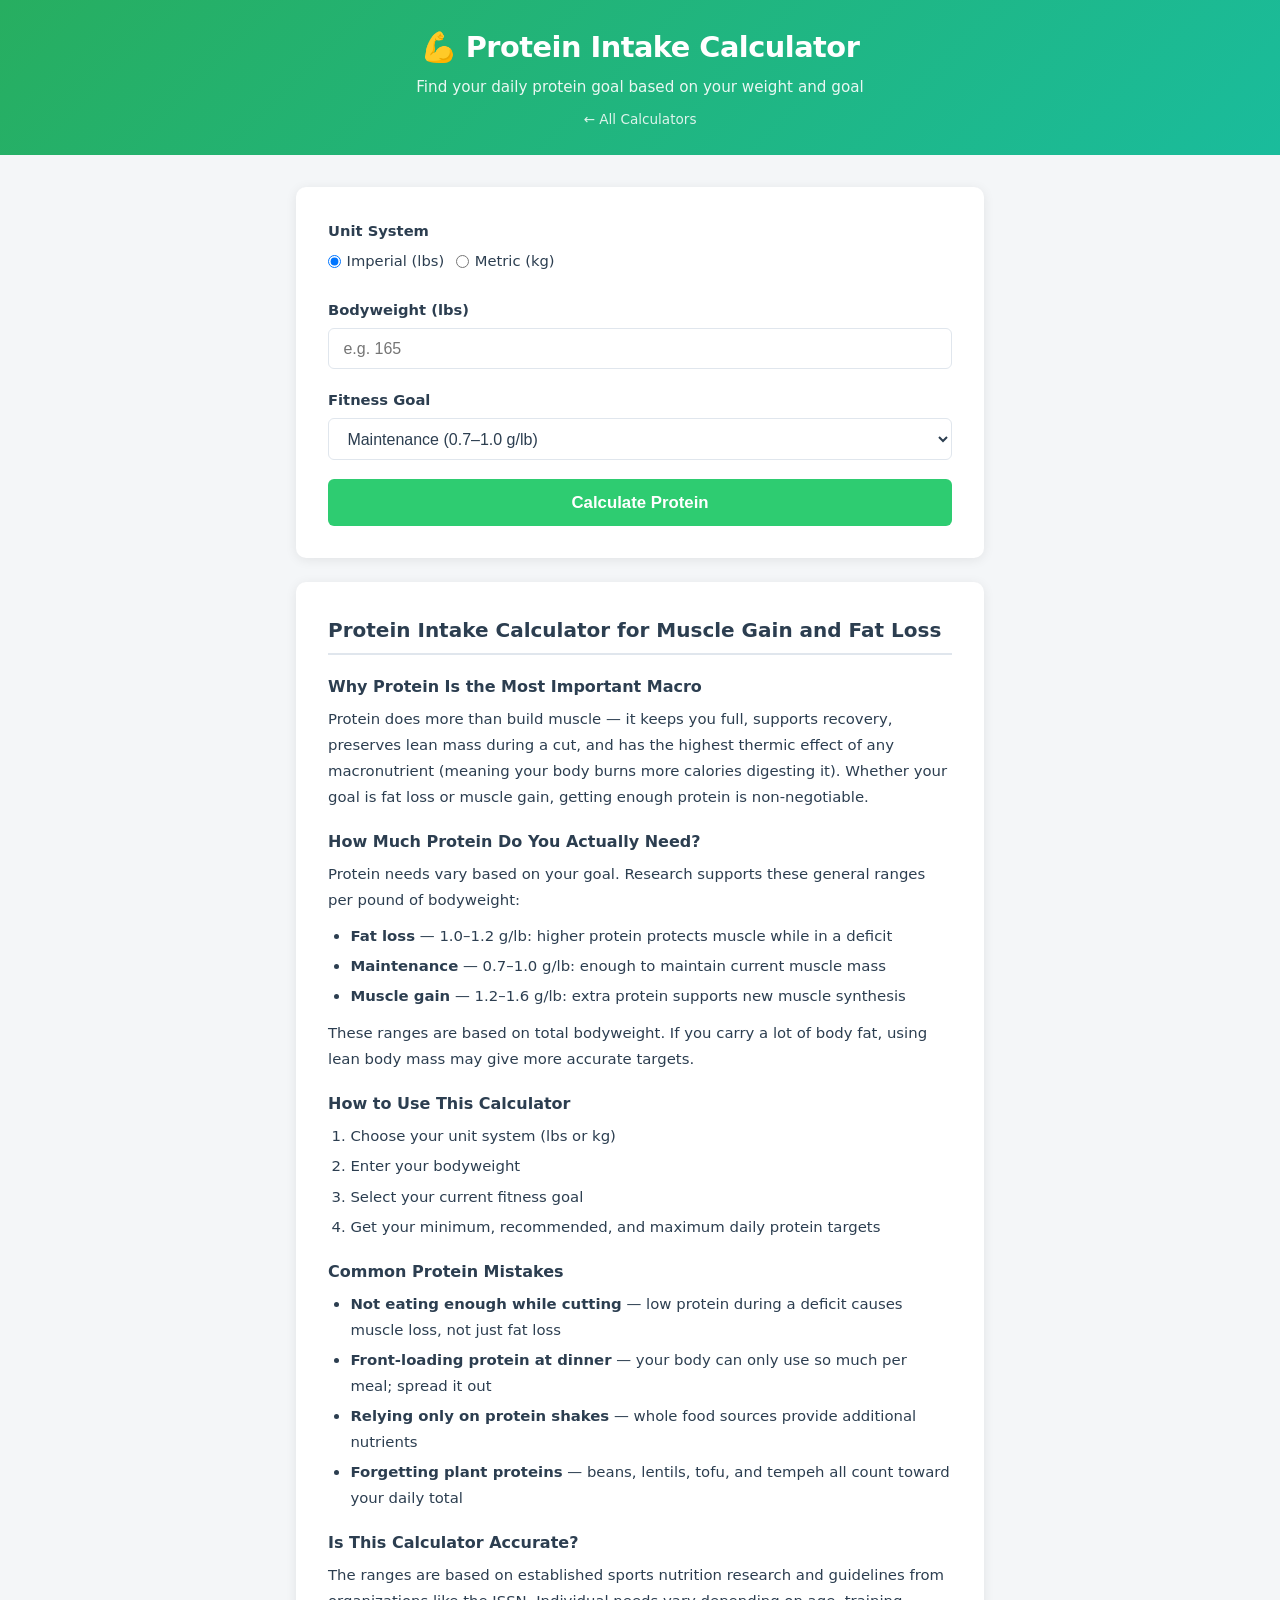
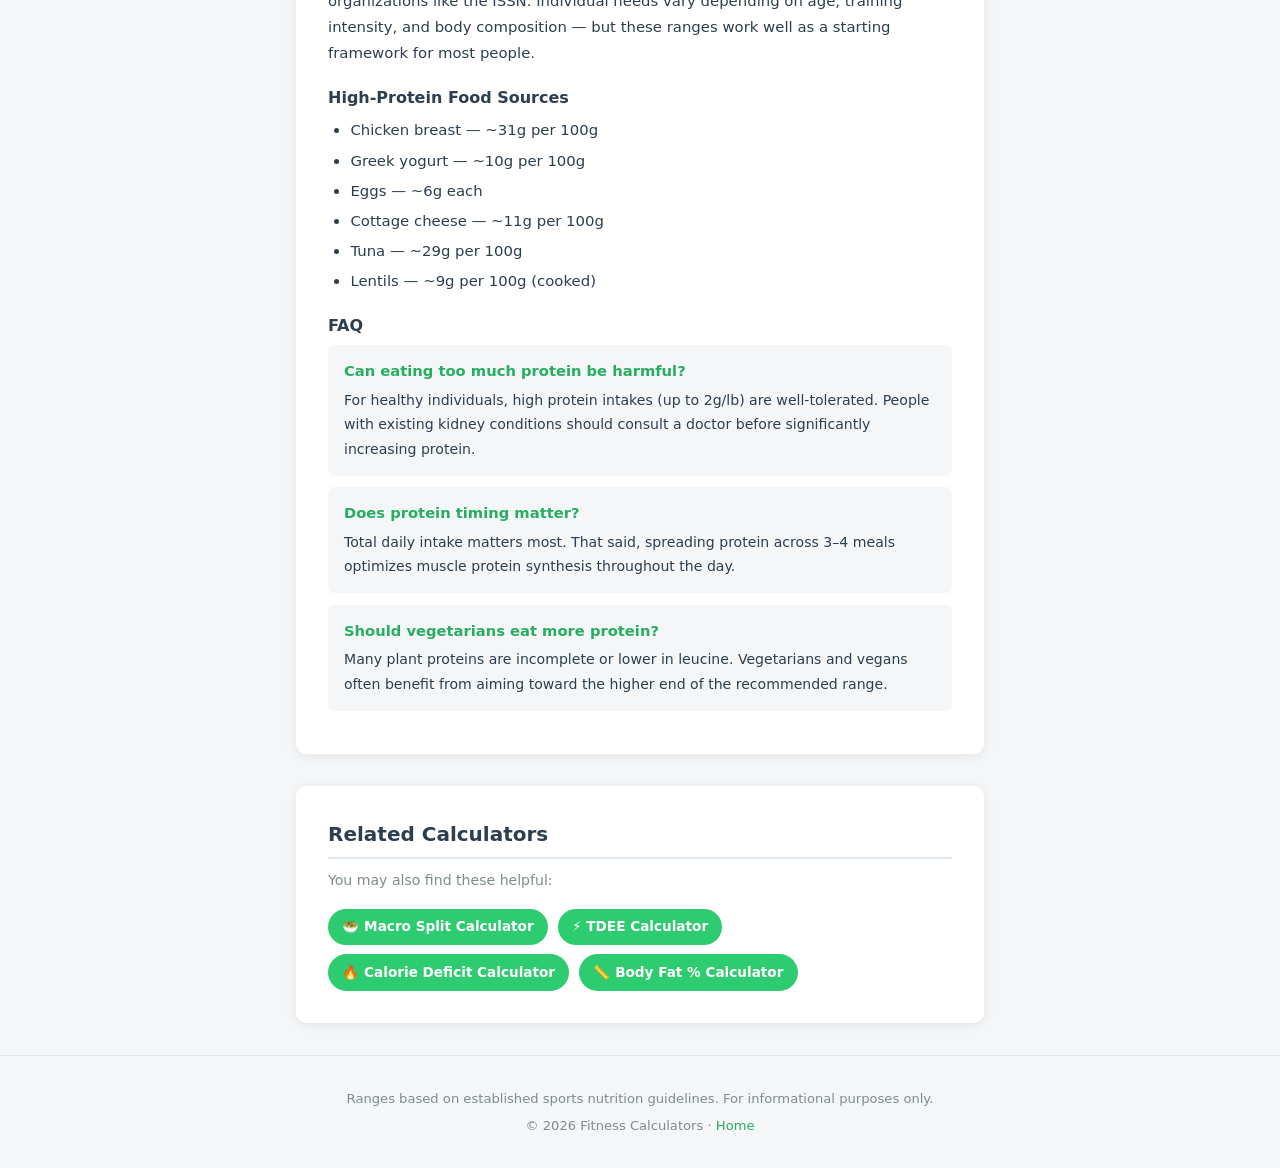
<file: protein-intake.html>
<!DOCTYPE html>
<html lang="en">
<head>
  <meta charset="UTF-8" />
  <meta name="viewport" content="width=device-width, initial-scale=1.0" />
  <title>Protein Intake Calculator — Daily Protein Goal</title>
  <meta name="description" content="Calculate your daily protein intake target based on your bodyweight and fitness goal — fat loss, muscle gain, or maintenance." />
  <link rel="stylesheet" href="style.css" />
  <script async src="https://pagead2.googlesyndication.com/pagead/js/adsbygoogle.js?client=ca-pub-2884063454198300" crossorigin="anonymous"></script>
</head>
<body>

  <header>
    <h1>💪 Protein Intake Calculator</h1>
    <p>Find your daily protein goal based on your weight and goal</p>
    <a class="home-link" href="index.html">← All Calculators</a>
  </header>

  <main>


    <div class="card">
      <div class="form-group">
        <label>Unit System</label>
        <div class="radio-group">
          <label><input type="radio" name="units" value="lbs" checked /> Imperial (lbs)</label>
          <label><input type="radio" name="units" value="kg" /> Metric (kg)</label>
        </div>
      </div>

      <div class="form-group" id="lbs-field">
        <label for="weight-lbs">Bodyweight (lbs)</label>
        <input type="number" id="weight-lbs" placeholder="e.g. 165" min="44" max="880" />
      </div>

      <div class="form-group" id="kg-field" style="display:none;">
        <label for="weight-kg">Bodyweight (kg)</label>
        <input type="number" id="weight-kg" placeholder="e.g. 75" min="20" max="400" />
      </div>

      <div class="form-group">
        <label for="goal">Fitness Goal</label>
        <select id="goal">
          <option value="fatloss">Fat Loss (1.0–1.2 g/lb)</option>
          <option value="maintenance" selected>Maintenance (0.7–1.0 g/lb)</option>
          <option value="musclegain">Muscle Gain (1.2–1.6 g/lb)</option>
        </select>
      </div>

      <button class="calc-btn" onclick="calculate()">Calculate Protein</button>

      <div class="result" id="result">
        <h2>Your Daily Protein Target</h2>
        <div class="big-number" id="protein-out">—</div>
        <div class="sub" id="range-label">grams per day</div>

        <div class="result-grid" style="margin-top:1.2rem;">
          <div class="result-item">
            <div class="label">Minimum</div>
            <div class="value" id="min-out">—</div>
            <div class="label">g/day</div>
          </div>
          <div class="result-item">
            <div class="label">Recommended</div>
            <div class="value" id="mid-out">—</div>
            <div class="label">g/day</div>
          </div>
          <div class="result-item">
            <div class="label">Maximum</div>
            <div class="value" id="max-out">—</div>
            <div class="label">g/day</div>
          </div>
        </div>

        <p class="sub" style="margin-top:1rem;">Per meal (÷3): approximately <strong id="per-meal">—</strong>g protein</p>
      </div>
    </div>


    <div class="seo-section">
      <h2>Protein Intake Calculator for Muscle Gain and Fat Loss</h2>

      <h3>Why Protein Is the Most Important Macro</h3>
      <p>Protein does more than build muscle — it keeps you full, supports recovery, preserves lean mass during a cut, and has the highest thermic effect of any macronutrient (meaning your body burns more calories digesting it). Whether your goal is fat loss or muscle gain, getting enough protein is non-negotiable.</p>

      <h3>How Much Protein Do You Actually Need?</h3>
      <p>Protein needs vary based on your goal. Research supports these general ranges per pound of bodyweight:</p>
      <ul>
        <li><strong>Fat loss</strong> — 1.0–1.2 g/lb: higher protein protects muscle while in a deficit</li>
        <li><strong>Maintenance</strong> — 0.7–1.0 g/lb: enough to maintain current muscle mass</li>
        <li><strong>Muscle gain</strong> — 1.2–1.6 g/lb: extra protein supports new muscle synthesis</li>
      </ul>
      <p>These ranges are based on total bodyweight. If you carry a lot of body fat, using lean body mass may give more accurate targets.</p>

      <h3>How to Use This Calculator</h3>
      <ol>
        <li>Choose your unit system (lbs or kg)</li>
        <li>Enter your bodyweight</li>
        <li>Select your current fitness goal</li>
        <li>Get your minimum, recommended, and maximum daily protein targets</li>
      </ol>

      <h3>Common Protein Mistakes</h3>
      <ul>
        <li><strong>Not eating enough while cutting</strong> — low protein during a deficit causes muscle loss, not just fat loss</li>
        <li><strong>Front-loading protein at dinner</strong> — your body can only use so much per meal; spread it out</li>
        <li><strong>Relying only on protein shakes</strong> — whole food sources provide additional nutrients</li>
        <li><strong>Forgetting plant proteins</strong> — beans, lentils, tofu, and tempeh all count toward your daily total</li>
      </ul>

      <h3>Is This Calculator Accurate?</h3>
      <p>The ranges are based on established sports nutrition research and guidelines from organizations like the ISSN. Individual needs vary depending on age, training intensity, and body composition — but these ranges work well as a starting framework for most people.</p>

      <h3>High-Protein Food Sources</h3>
      <ul>
        <li>Chicken breast — ~31g per 100g</li>
        <li>Greek yogurt — ~10g per 100g</li>
        <li>Eggs — ~6g each</li>
        <li>Cottage cheese — ~11g per 100g</li>
        <li>Tuna — ~29g per 100g</li>
        <li>Lentils — ~9g per 100g (cooked)</li>
      </ul>

      <h3>FAQ</h3>
      <div class="faq-item">
        <strong>Can eating too much protein be harmful?</strong>
        <p>For healthy individuals, high protein intakes (up to 2g/lb) are well-tolerated. People with existing kidney conditions should consult a doctor before significantly increasing protein.</p>
      </div>
      <div class="faq-item">
        <strong>Does protein timing matter?</strong>
        <p>Total daily intake matters most. That said, spreading protein across 3–4 meals optimizes muscle protein synthesis throughout the day.</p>
      </div>
      <div class="faq-item">
        <strong>Should vegetarians eat more protein?</strong>
        <p>Many plant proteins are incomplete or lower in leucine. Vegetarians and vegans often benefit from aiming toward the higher end of the recommended range.</p>
      </div>
    </div>

  </main>

  <div style="max-width:var(--max-width);margin:0 auto 1.5rem;padding:0 1rem;">
    <div class="seo-section">
      <h2>Related Calculators</h2>
      <p style="color:var(--text-muted);font-size:0.88rem;margin-bottom:1rem;">You may also find these helpful:</p>
      <div class="featured-links">
        <a href="macro-split.html" >🥗 Macro Split Calculator</a>
        <a href="tdee.html" >⚡ TDEE Calculator</a>
        <a href="calorie-deficit.html" >🔥 Calorie Deficit Calculator</a>
        <a href="body-fat.html" >📏 Body Fat % Calculator</a>
      </div>
    </div>
  </div>

  <footer>
    <p>Ranges based on established sports nutrition guidelines. For informational purposes only.</p>
    <p style="margin-top:0.4rem;">© 2026 Fitness Calculators · <a href="index.html">Home</a></p>
  </footer>

  <script>
    document.querySelectorAll('input[name="units"]').forEach(r => {
      r.addEventListener('change', () => {
        const isLbs = r.value === 'lbs';
        document.getElementById('lbs-field').style.display = isLbs ? '' : 'none';
        document.getElementById('kg-field').style.display  = isLbs ? 'none' : '';
      });
    });

    const goals = {
      fatloss:     { min: 1.0, max: 1.2, label: 'Fat Loss: 1.0–1.2 g per lb of bodyweight' },
      maintenance: { min: 0.7, max: 1.0, label: 'Maintenance: 0.7–1.0 g per lb of bodyweight' },
      musclegain:  { min: 1.2, max: 1.6, label: 'Muscle Gain: 1.2–1.6 g per lb of bodyweight' }
    };

    function calculate() {
      const units = document.querySelector('input[name="units"]:checked').value;
      let lbs;
      if (units === 'lbs') {
        lbs = parseFloat(document.getElementById('weight-lbs').value);
      } else {
        const kg = parseFloat(document.getElementById('weight-kg').value);
        lbs = kg * 2.20462;
      }

      const goalKey = document.getElementById('goal').value;

      if (!lbs || lbs <= 0) {
        alert('Please enter a valid bodyweight.');
        return;
      }

      const g = goals[goalKey];
      const minG = Math.round(lbs * g.min);
      const maxG = Math.round(lbs * g.max);
      const midG = Math.round((minG + maxG) / 2);

      document.getElementById('protein-out').textContent = midG + 'g';
      document.getElementById('range-label').textContent = 'grams per day (' + minG + '–' + maxG + 'g range)';
      document.getElementById('min-out').textContent = minG;
      document.getElementById('mid-out').textContent = midG;
      document.getElementById('max-out').textContent = maxG;
      document.getElementById('per-meal').textContent = Math.round(midG / 3);
      document.getElementById('result').classList.add('show');
    }
  </script>

</body>
</html>
</file>
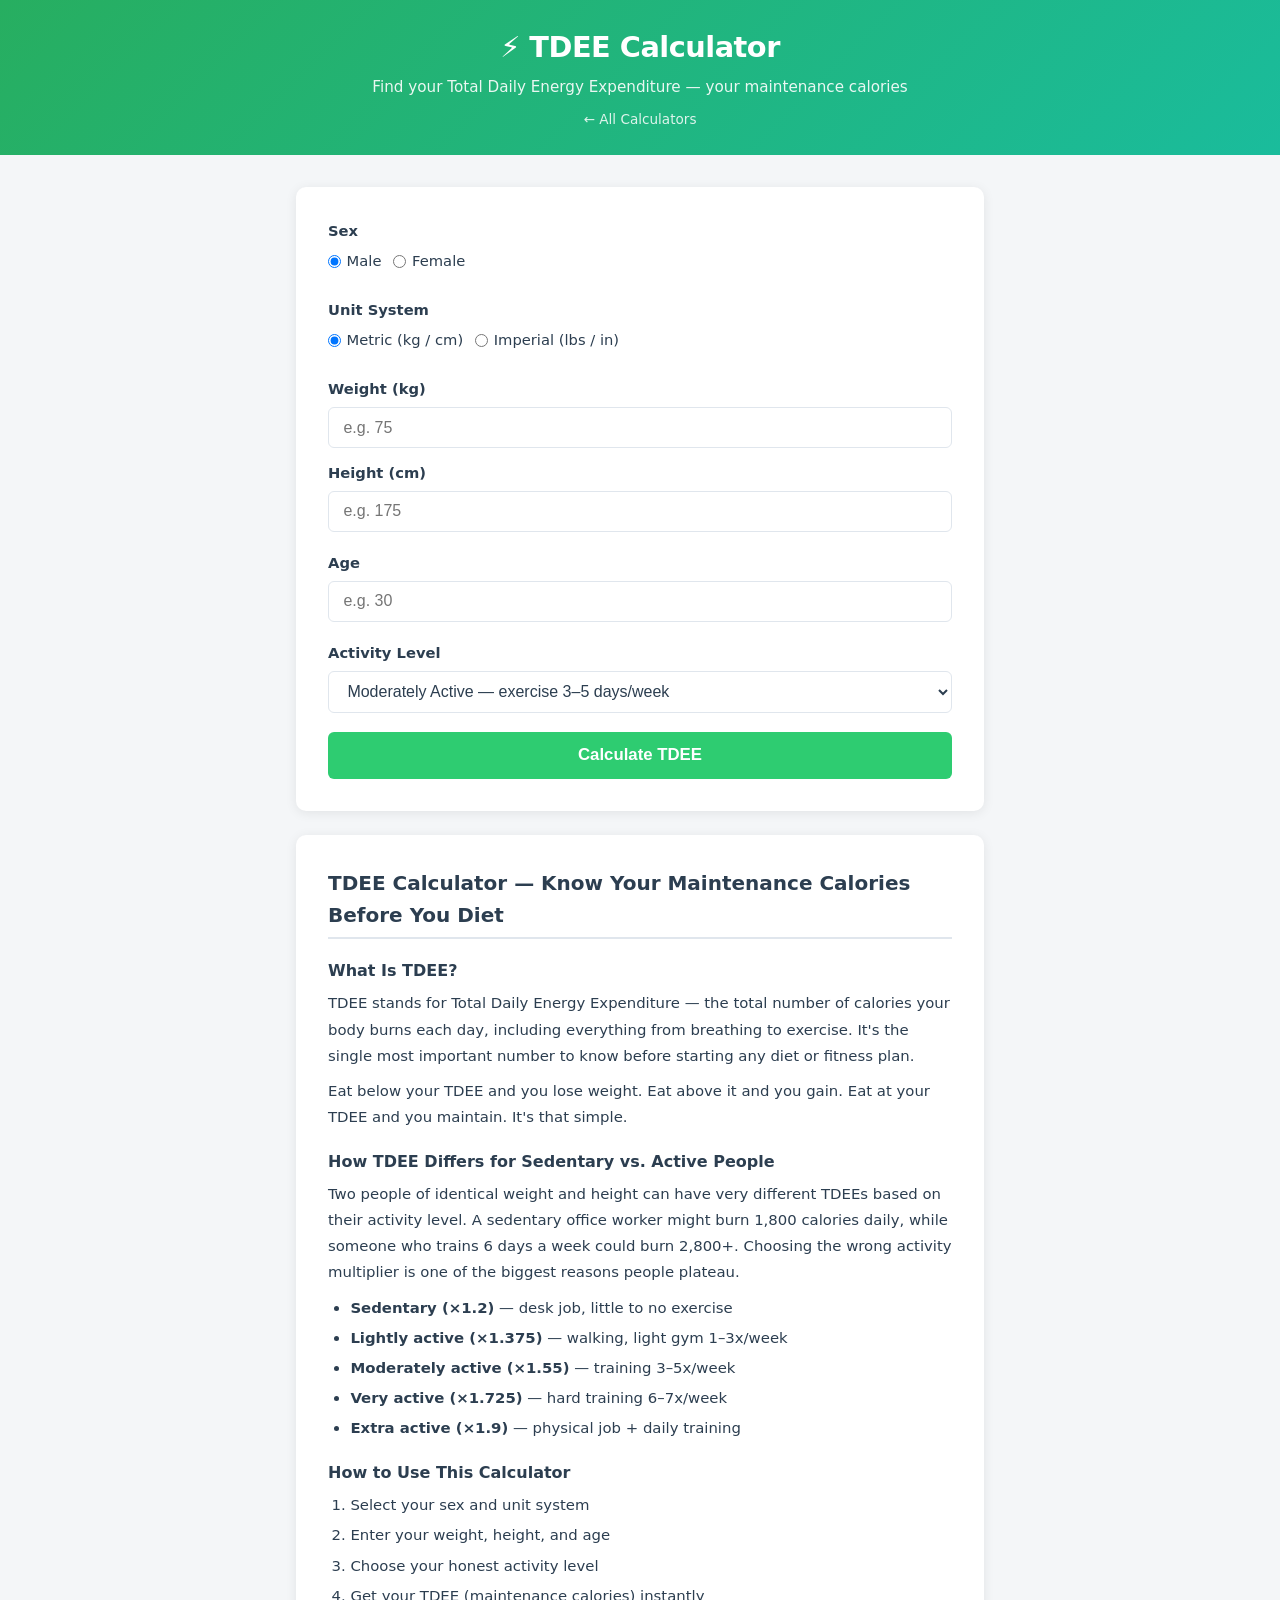
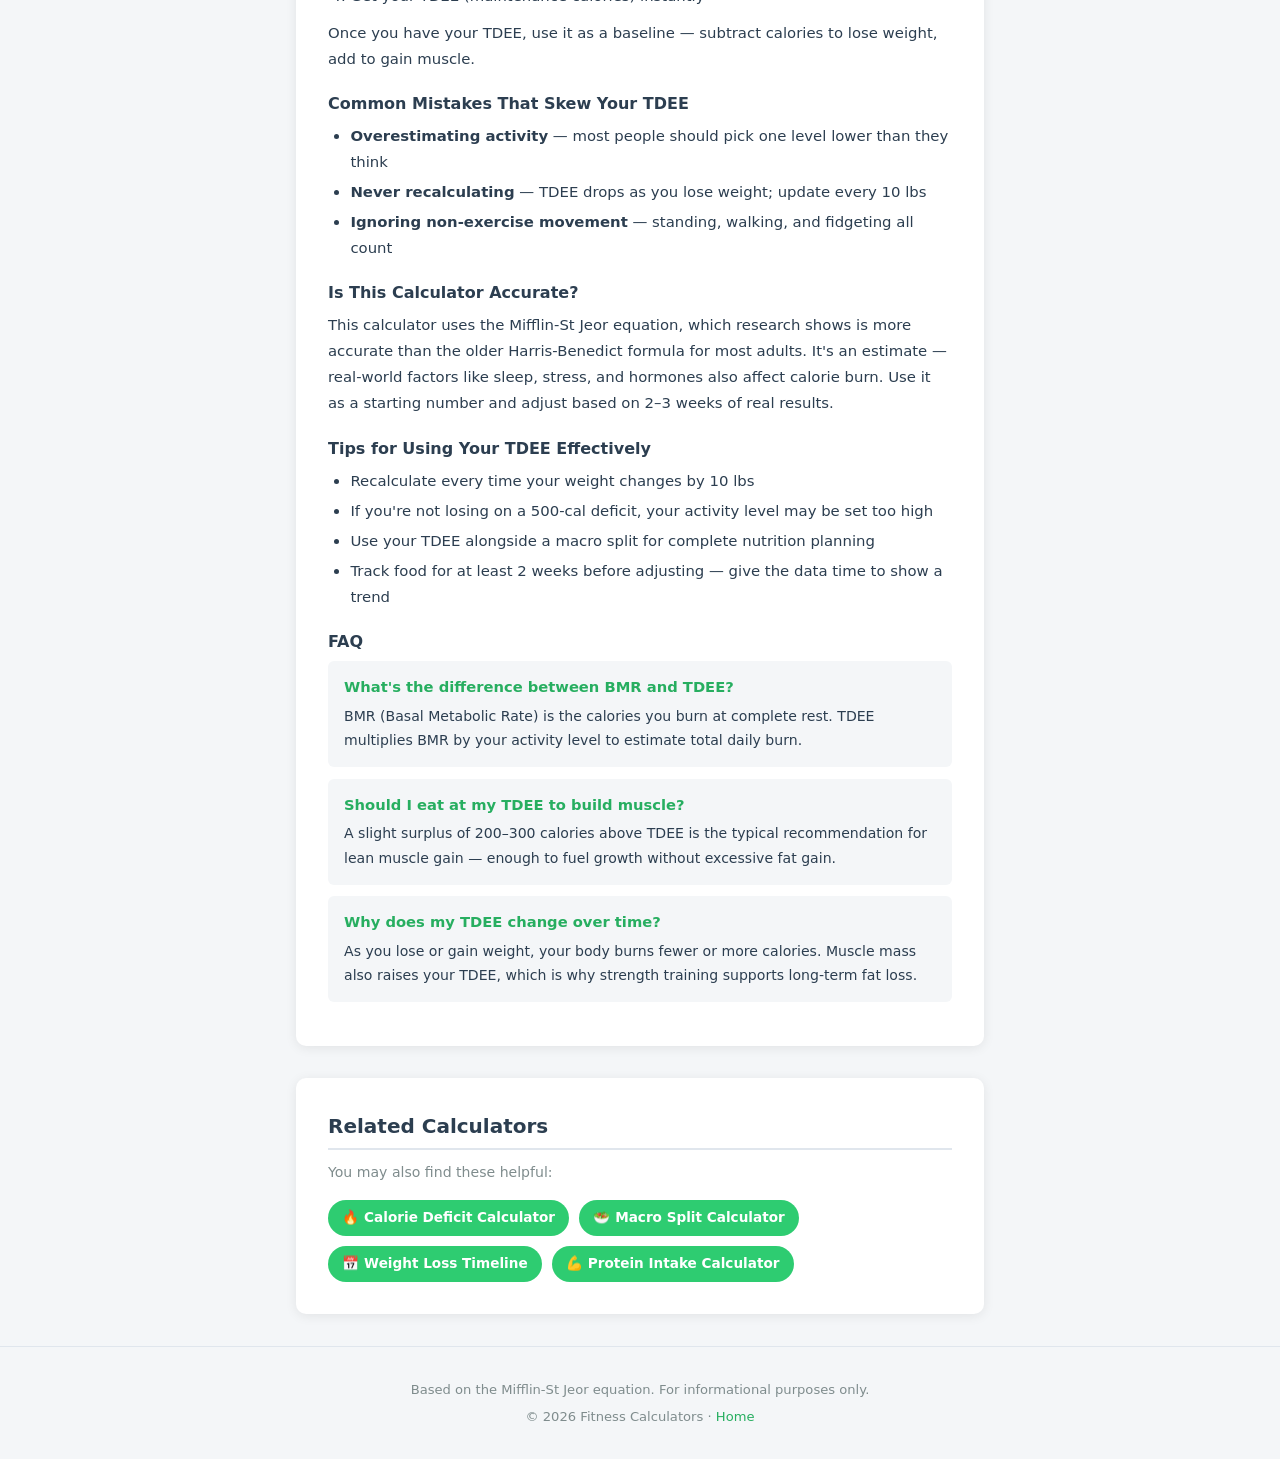
<file: tdee.html>
<!DOCTYPE html>
<html lang="en">
<head>
  <meta charset="UTF-8" />
  <meta name="viewport" content="width=device-width, initial-scale=1.0" />
  <title>TDEE Calculator — Total Daily Energy Expenditure</title>
  <meta name="description" content="Calculate your Total Daily Energy Expenditure (TDEE) based on your weight, height, age, and activity level using the Mifflin-St Jeor equation." />
  <link rel="stylesheet" href="style.css" />
  <script async src="https://pagead2.googlesyndication.com/pagead/js/adsbygoogle.js?client=ca-pub-2884063454198300" crossorigin="anonymous"></script>
</head>
<body>

  <header>
    <h1>⚡ TDEE Calculator</h1>
    <p>Find your Total Daily Energy Expenditure — your maintenance calories</p>
    <a class="home-link" href="index.html">← All Calculators</a>
  </header>

  <main>


    <div class="card">
      <div class="form-group">
        <label>Sex</label>
        <div class="radio-group">
          <label><input type="radio" name="sex" value="male" checked /> Male</label>
          <label><input type="radio" name="sex" value="female" /> Female</label>
        </div>
      </div>

      <div class="form-group">
        <label>Unit System</label>
        <div class="radio-group">
          <label><input type="radio" name="units" value="metric" checked /> Metric (kg / cm)</label>
          <label><input type="radio" name="units" value="imperial" /> Imperial (lbs / in)</label>
        </div>
      </div>

      <div class="form-group" id="metric-fields">
        <label for="weight-kg">Weight (kg)</label>
        <input type="number" id="weight-kg" placeholder="e.g. 75" min="20" max="400" />
        <label for="height-cm" style="margin-top:0.8rem;">Height (cm)</label>
        <input type="number" id="height-cm" placeholder="e.g. 175" min="100" max="250" />
      </div>

      <div class="form-group" id="imperial-fields" style="display:none;">
        <label for="weight-lbs">Weight (lbs)</label>
        <input type="number" id="weight-lbs" placeholder="e.g. 165" min="44" max="880" />
        <label for="height-in" style="margin-top:0.8rem;">Height (inches)</label>
        <input type="number" id="height-in" placeholder="e.g. 69" min="40" max="100" />
      </div>

      <div class="form-group">
        <label for="age">Age</label>
        <input type="number" id="age" placeholder="e.g. 30" min="15" max="100" />
      </div>

      <div class="form-group">
        <label for="activity">Activity Level</label>
        <select id="activity">
          <option value="1.2">Sedentary — little or no exercise</option>
          <option value="1.375">Lightly Active — exercise 1–3 days/week</option>
          <option value="1.55" selected>Moderately Active — exercise 3–5 days/week</option>
          <option value="1.725">Very Active — hard exercise 6–7 days/week</option>
          <option value="1.9">Extra Active — very hard exercise or physical job</option>
        </select>
      </div>

      <button class="calc-btn" onclick="calculate()">Calculate TDEE</button>

      <div class="result" id="result">
        <h2>Your Maintenance Calories (TDEE)</h2>
        <div class="big-number" id="tdee-out">—</div>
        <div class="sub">calories per day to maintain your current weight</div>

        <div class="result-grid" style="margin-top:1.2rem;">
          <div class="result-item">
            <div class="label">BMR</div>
            <div class="value" id="bmr-out">—</div>
            <div class="label">cal (at rest)</div>
          </div>
          <div class="result-item">
            <div class="label">Activity</div>
            <div class="value" id="activity-out">—</div>
            <div class="label">multiplier</div>
          </div>
        </div>

        <p class="sub" style="margin-top:1rem;">
          Want to lose or gain weight? Use the
          <a href="calorie-deficit.html" style="color:var(--primary-dark);font-weight:600;">Calorie Deficit Calculator</a>.
        </p>
      </div>
    </div>


    <div class="seo-section">
      <h2>TDEE Calculator — Know Your Maintenance Calories Before You Diet</h2>

      <h3>What Is TDEE?</h3>
      <p>TDEE stands for Total Daily Energy Expenditure — the total number of calories your body burns each day, including everything from breathing to exercise. It's the single most important number to know before starting any diet or fitness plan.</p>
      <p>Eat below your TDEE and you lose weight. Eat above it and you gain. Eat at your TDEE and you maintain. It's that simple.</p>

      <h3>How TDEE Differs for Sedentary vs. Active People</h3>
      <p>Two people of identical weight and height can have very different TDEEs based on their activity level. A sedentary office worker might burn 1,800 calories daily, while someone who trains 6 days a week could burn 2,800+. Choosing the wrong activity multiplier is one of the biggest reasons people plateau.</p>
      <ul>
        <li><strong>Sedentary (×1.2)</strong> — desk job, little to no exercise</li>
        <li><strong>Lightly active (×1.375)</strong> — walking, light gym 1–3x/week</li>
        <li><strong>Moderately active (×1.55)</strong> — training 3–5x/week</li>
        <li><strong>Very active (×1.725)</strong> — hard training 6–7x/week</li>
        <li><strong>Extra active (×1.9)</strong> — physical job + daily training</li>
      </ul>

      <h3>How to Use This Calculator</h3>
      <ol>
        <li>Select your sex and unit system</li>
        <li>Enter your weight, height, and age</li>
        <li>Choose your honest activity level</li>
        <li>Get your TDEE (maintenance calories) instantly</li>
      </ol>
      <p>Once you have your TDEE, use it as a baseline — subtract calories to lose weight, add to gain muscle.</p>

      <h3>Common Mistakes That Skew Your TDEE</h3>
      <ul>
        <li><strong>Overestimating activity</strong> — most people should pick one level lower than they think</li>
        <li><strong>Never recalculating</strong> — TDEE drops as you lose weight; update every 10 lbs</li>
        <li><strong>Ignoring non-exercise movement</strong> — standing, walking, and fidgeting all count</li>
      </ul>

      <h3>Is This Calculator Accurate?</h3>
      <p>This calculator uses the Mifflin-St Jeor equation, which research shows is more accurate than the older Harris-Benedict formula for most adults. It's an estimate — real-world factors like sleep, stress, and hormones also affect calorie burn. Use it as a starting number and adjust based on 2–3 weeks of real results.</p>

      <h3>Tips for Using Your TDEE Effectively</h3>
      <ul>
        <li>Recalculate every time your weight changes by 10 lbs</li>
        <li>If you're not losing on a 500-cal deficit, your activity level may be set too high</li>
        <li>Use your TDEE alongside a macro split for complete nutrition planning</li>
        <li>Track food for at least 2 weeks before adjusting — give the data time to show a trend</li>
      </ul>

      <h3>FAQ</h3>
      <div class="faq-item">
        <strong>What's the difference between BMR and TDEE?</strong>
        <p>BMR (Basal Metabolic Rate) is the calories you burn at complete rest. TDEE multiplies BMR by your activity level to estimate total daily burn.</p>
      </div>
      <div class="faq-item">
        <strong>Should I eat at my TDEE to build muscle?</strong>
        <p>A slight surplus of 200–300 calories above TDEE is the typical recommendation for lean muscle gain — enough to fuel growth without excessive fat gain.</p>
      </div>
      <div class="faq-item">
        <strong>Why does my TDEE change over time?</strong>
        <p>As you lose or gain weight, your body burns fewer or more calories. Muscle mass also raises your TDEE, which is why strength training supports long-term fat loss.</p>
      </div>
    </div>

  </main>

  <div style="max-width:var(--max-width);margin:0 auto 1.5rem;padding:0 1rem;">
    <div class="seo-section">
      <h2>Related Calculators</h2>
      <p style="color:var(--text-muted);font-size:0.88rem;margin-bottom:1rem;">You may also find these helpful:</p>
      <div class="featured-links">
        <a href="calorie-deficit.html" >🔥 Calorie Deficit Calculator</a>
        <a href="macro-split.html" >🥗 Macro Split Calculator</a>
        <a href="weight-loss-timeline.html" >📅 Weight Loss Timeline</a>
        <a href="protein-intake.html" >💪 Protein Intake Calculator</a>
      </div>
    </div>
  </div>

  <footer>
    <p>Based on the Mifflin-St Jeor equation. For informational purposes only.</p>
    <p style="margin-top:0.4rem;">© 2026 Fitness Calculators · <a href="index.html">Home</a></p>
  </footer>

  <script>
    // Toggle unit fields
    document.querySelectorAll('input[name="units"]').forEach(r => {
      r.addEventListener('change', () => {
        const imp = r.value === 'imperial';
        document.getElementById('metric-fields').style.display = imp ? 'none' : '';
        document.getElementById('imperial-fields').style.display = imp ? '' : 'none';
      });
    });

    function getKgCm() {
      const units = document.querySelector('input[name="units"]:checked').value;
      if (units === 'metric') {
        return {
          kg: parseFloat(document.getElementById('weight-kg').value),
          cm: parseFloat(document.getElementById('height-cm').value)
        };
      } else {
        return {
          kg: parseFloat(document.getElementById('weight-lbs').value) * 0.453592,
          cm: parseFloat(document.getElementById('height-in').value) * 2.54
        };
      }
    }

    function calculate() {
      const { kg, cm } = getKgCm();
      const age = parseFloat(document.getElementById('age').value);
      const sex = document.querySelector('input[name="sex"]:checked').value;
      const activityMultiplier = parseFloat(document.getElementById('activity').value);

      if (!kg || !cm || !age || kg <= 0 || cm <= 0 || age <= 0) {
        alert('Please fill in all fields with valid values.');
        return;
      }

      const bmr = sex === 'male'
        ? (10 * kg) + (6.25 * cm) - (5 * age) + 5
        : (10 * kg) + (6.25 * cm) - (5 * age) - 161;

      const tdee = bmr * activityMultiplier;

      document.getElementById('tdee-out').textContent = Math.round(tdee).toLocaleString() + ' cal';
      document.getElementById('bmr-out').textContent = Math.round(bmr).toLocaleString();
      document.getElementById('activity-out').textContent = activityMultiplier.toFixed(3);
      document.getElementById('result').classList.add('show');
    }
  </script>

</body>
</html>
</file>
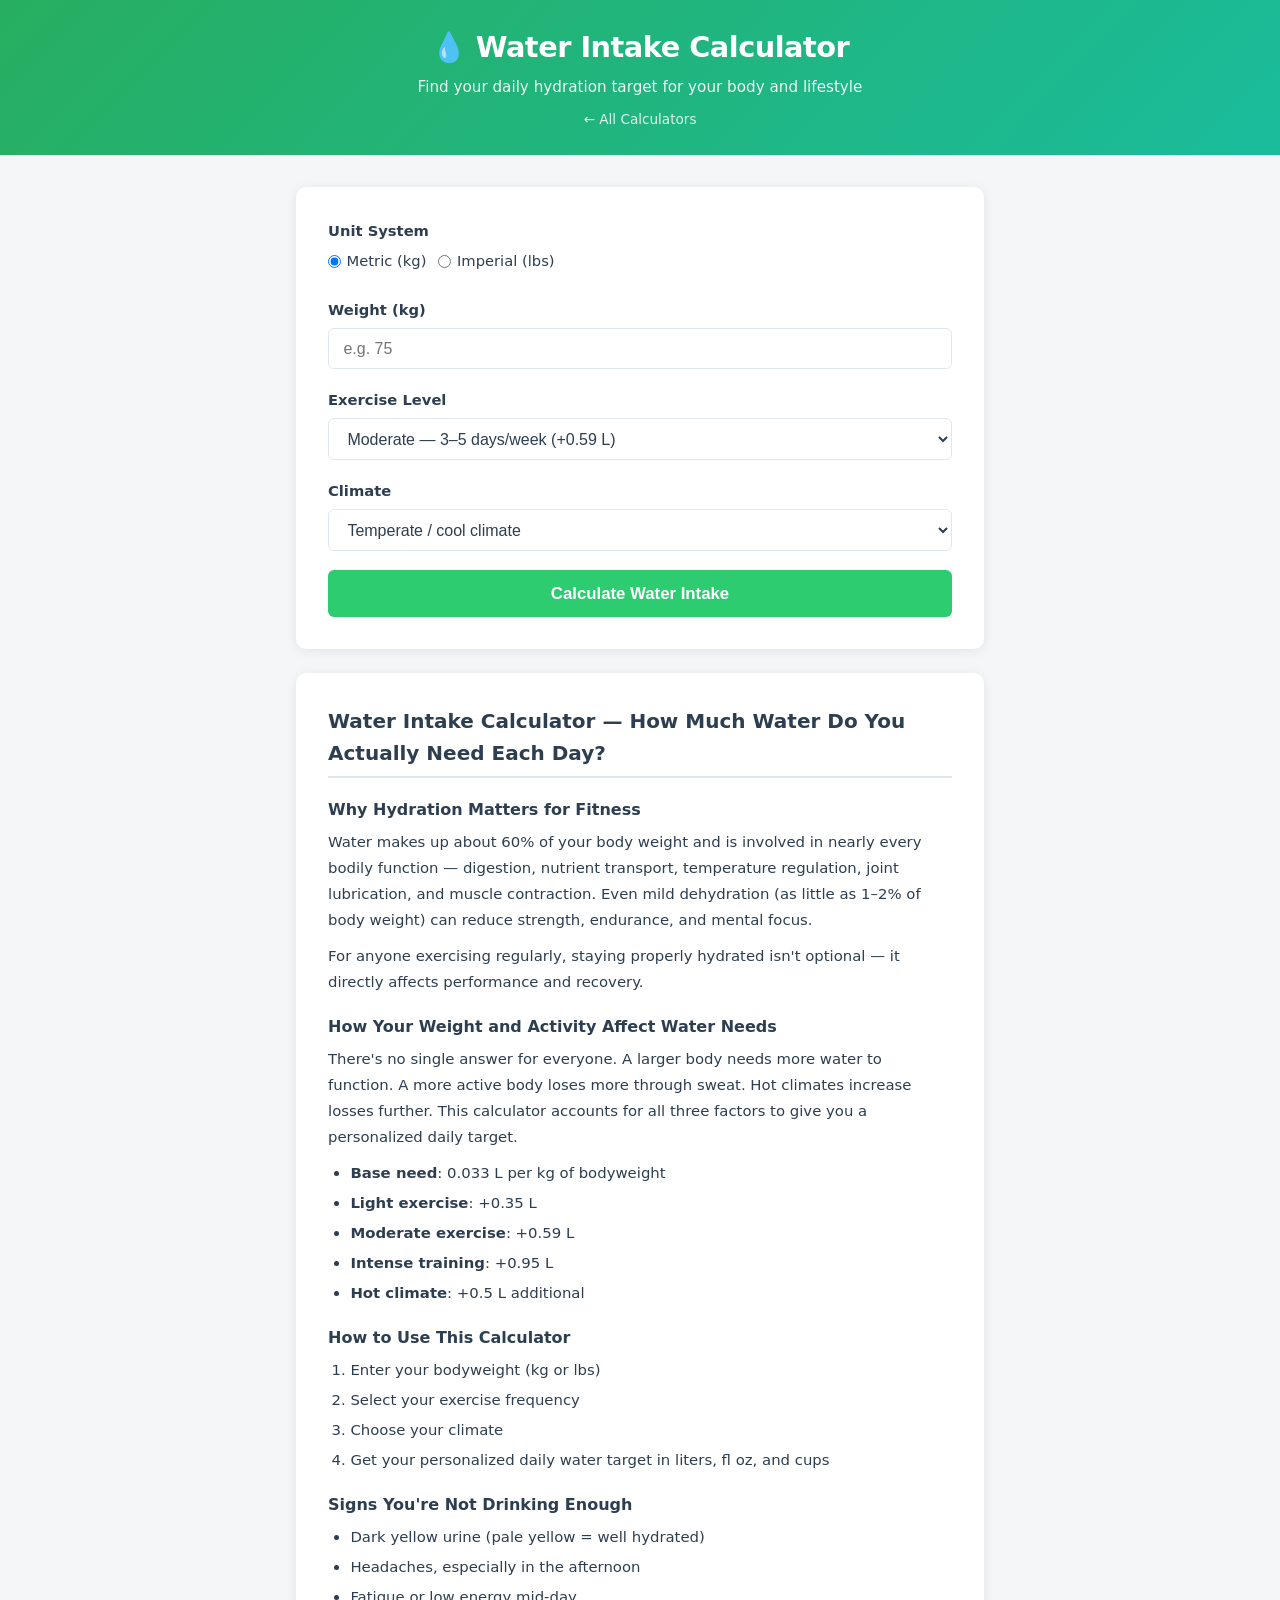
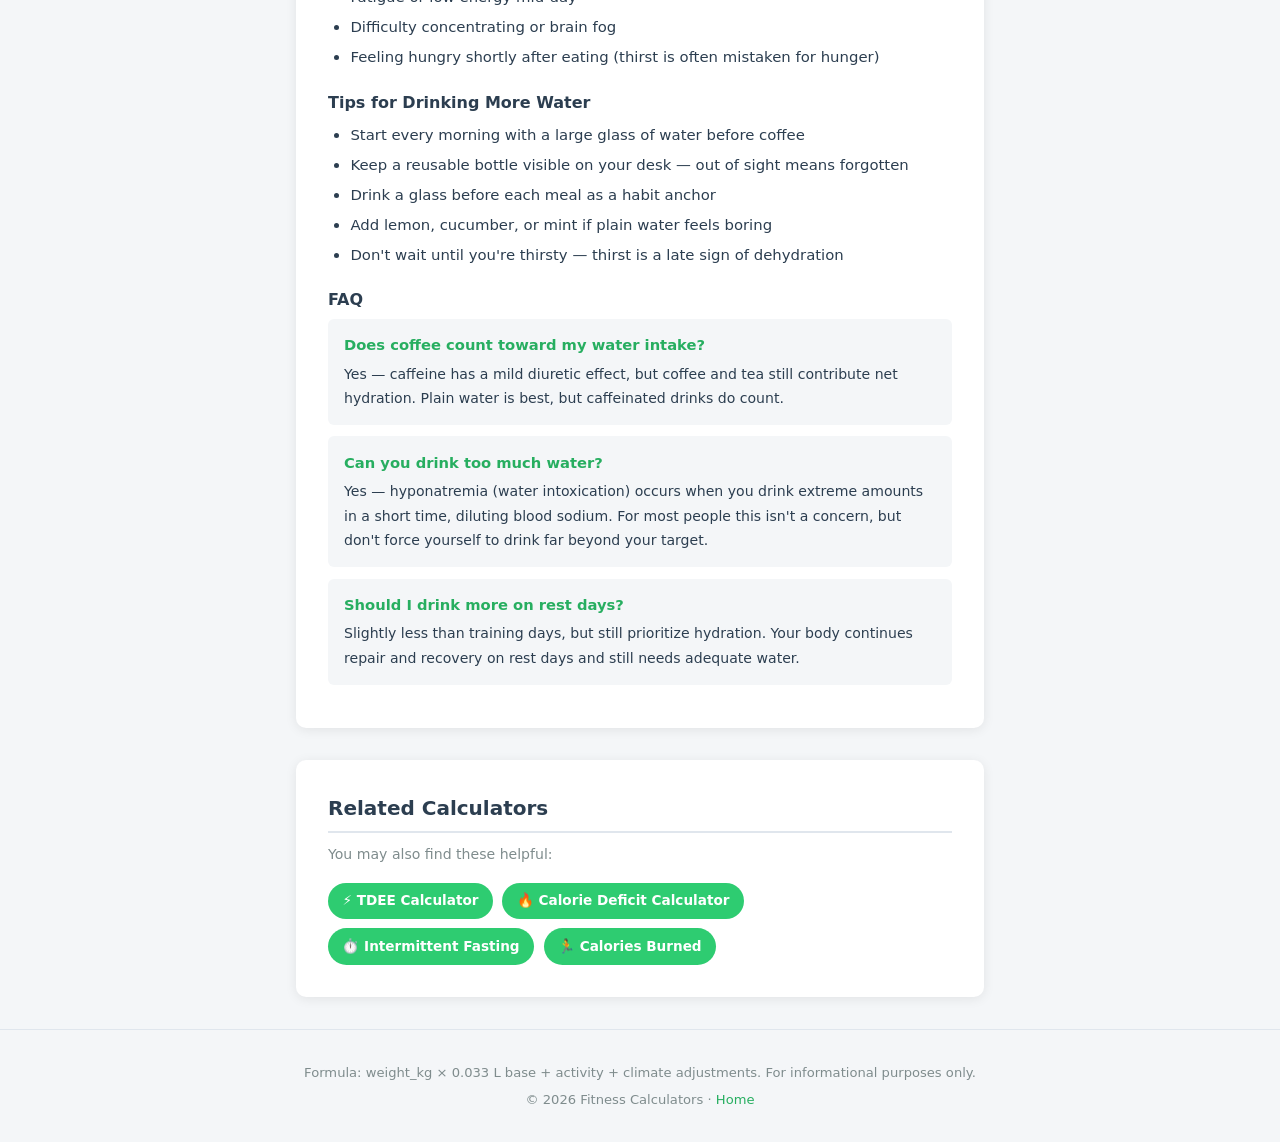
<file: water-intake.html>
<!DOCTYPE html>
<html lang="en">
<head>
  <meta charset="UTF-8" />
  <meta name="viewport" content="width=device-width, initial-scale=1.0" />
  <title>Water Intake Calculator — Daily Hydration Target</title>
  <meta name="description" content="Calculate your daily water intake target based on your weight, activity level, and climate." />
  <link rel="stylesheet" href="style.css" />
  <script async src="https://pagead2.googlesyndication.com/pagead/js/adsbygoogle.js?client=ca-pub-2884063454198300" crossorigin="anonymous"></script>
</head>
<body>

  <header>
    <h1>💧 Water Intake Calculator</h1>
    <p>Find your daily hydration target for your body and lifestyle</p>
    <a class="home-link" href="index.html">← All Calculators</a>
  </header>

  <main>


    <div class="card">
      <div class="form-group">
        <label>Unit System</label>
        <div class="radio-group">
          <label><input type="radio" name="units" value="kg" checked /> Metric (kg)</label>
          <label><input type="radio" name="units" value="lbs" /> Imperial (lbs)</label>
        </div>
      </div>

      <div class="form-group" id="kg-field">
        <label for="weight-kg">Weight (kg)</label>
        <input type="number" id="weight-kg" placeholder="e.g. 75" min="20" max="400" />
      </div>

      <div class="form-group" id="lbs-field" style="display:none;">
        <label for="weight-lbs">Weight (lbs)</label>
        <input type="number" id="weight-lbs" placeholder="e.g. 165" min="44" max="880" />
      </div>

      <div class="form-group">
        <label for="activity">Exercise Level</label>
        <select id="activity">
          <option value="0">Sedentary — no exercise</option>
          <option value="0.35">Light — 1–3 days/week (+0.35 L)</option>
          <option value="0.59" selected>Moderate — 3–5 days/week (+0.59 L)</option>
          <option value="0.95">Intense — hard daily training (+0.95 L)</option>
        </select>
      </div>

      <div class="form-group">
        <label for="climate">Climate</label>
        <select id="climate">
          <option value="0">Temperate / cool climate</option>
          <option value="0.5">Hot or humid climate (+0.5 L)</option>
        </select>
      </div>

      <button class="calc-btn" onclick="calculate()">Calculate Water Intake</button>

      <div class="result" id="result">
        <h2>Your Daily Water Target</h2>
        <div class="big-number" id="liters-out">—</div>
        <div class="sub" id="oz-out">— fl oz / day</div>

        <div class="result-grid" style="margin-top:1.2rem;">
          <div class="result-item">
            <div class="label">Base</div>
            <div class="value" id="base-out">—</div>
            <div class="label">liters</div>
          </div>
          <div class="result-item">
            <div class="label">Exercise</div>
            <div class="value" id="exercise-out">—</div>
            <div class="label">liters added</div>
          </div>
          <div class="result-item">
            <div class="label">Climate</div>
            <div class="value" id="climate-out">—</div>
            <div class="label">liters added</div>
          </div>
        </div>

        <p class="sub" style="margin-top:1rem;">
          💡 About <strong id="cups-out">—</strong> cups (8 fl oz each) per day.
          Spread throughout the day — don't drink all at once.
        </p>
      </div>
    </div>


    <div class="seo-section">
      <h2>Water Intake Calculator — How Much Water Do You Actually Need Each Day?</h2>

      <h3>Why Hydration Matters for Fitness</h3>
      <p>Water makes up about 60% of your body weight and is involved in nearly every bodily function — digestion, nutrient transport, temperature regulation, joint lubrication, and muscle contraction. Even mild dehydration (as little as 1–2% of body weight) can reduce strength, endurance, and mental focus.</p>
      <p>For anyone exercising regularly, staying properly hydrated isn't optional — it directly affects performance and recovery.</p>

      <h3>How Your Weight and Activity Affect Water Needs</h3>
      <p>There's no single answer for everyone. A larger body needs more water to function. A more active body loses more through sweat. Hot climates increase losses further. This calculator accounts for all three factors to give you a personalized daily target.</p>
      <ul>
        <li><strong>Base need</strong>: 0.033 L per kg of bodyweight</li>
        <li><strong>Light exercise</strong>: +0.35 L</li>
        <li><strong>Moderate exercise</strong>: +0.59 L</li>
        <li><strong>Intense training</strong>: +0.95 L</li>
        <li><strong>Hot climate</strong>: +0.5 L additional</li>
      </ul>

      <h3>How to Use This Calculator</h3>
      <ol>
        <li>Enter your bodyweight (kg or lbs)</li>
        <li>Select your exercise frequency</li>
        <li>Choose your climate</li>
        <li>Get your personalized daily water target in liters, fl oz, and cups</li>
      </ol>

      <h3>Signs You're Not Drinking Enough</h3>
      <ul>
        <li>Dark yellow urine (pale yellow = well hydrated)</li>
        <li>Headaches, especially in the afternoon</li>
        <li>Fatigue or low energy mid-day</li>
        <li>Difficulty concentrating or brain fog</li>
        <li>Feeling hungry shortly after eating (thirst is often mistaken for hunger)</li>
      </ul>

      <h3>Tips for Drinking More Water</h3>
      <ul>
        <li>Start every morning with a large glass of water before coffee</li>
        <li>Keep a reusable bottle visible on your desk — out of sight means forgotten</li>
        <li>Drink a glass before each meal as a habit anchor</li>
        <li>Add lemon, cucumber, or mint if plain water feels boring</li>
        <li>Don't wait until you're thirsty — thirst is a late sign of dehydration</li>
      </ul>

      <h3>FAQ</h3>
      <div class="faq-item">
        <strong>Does coffee count toward my water intake?</strong>
        <p>Yes — caffeine has a mild diuretic effect, but coffee and tea still contribute net hydration. Plain water is best, but caffeinated drinks do count.</p>
      </div>
      <div class="faq-item">
        <strong>Can you drink too much water?</strong>
        <p>Yes — hyponatremia (water intoxication) occurs when you drink extreme amounts in a short time, diluting blood sodium. For most people this isn't a concern, but don't force yourself to drink far beyond your target.</p>
      </div>
      <div class="faq-item">
        <strong>Should I drink more on rest days?</strong>
        <p>Slightly less than training days, but still prioritize hydration. Your body continues repair and recovery on rest days and still needs adequate water.</p>
      </div>
    </div>

  </main>

  <div style="max-width:var(--max-width);margin:0 auto 1.5rem;padding:0 1rem;">
    <div class="seo-section">
      <h2>Related Calculators</h2>
      <p style="color:var(--text-muted);font-size:0.88rem;margin-bottom:1rem;">You may also find these helpful:</p>
      <div class="featured-links">
        <a href="tdee.html" >⚡ TDEE Calculator</a>
        <a href="calorie-deficit.html" >🔥 Calorie Deficit Calculator</a>
        <a href="intermittent-fasting.html" >⏱️ Intermittent Fasting</a>
        <a href="calories-burned.html" >🏃 Calories Burned</a>
      </div>
    </div>
  </div>

  <footer>
    <p>Formula: weight_kg × 0.033 L base + activity + climate adjustments. For informational purposes only.</p>
    <p style="margin-top:0.4rem;">© 2026 Fitness Calculators · <a href="index.html">Home</a></p>
  </footer>

  <script>
    document.querySelectorAll('input[name="units"]').forEach(r => {
      r.addEventListener('change', () => {
        const isKg = r.value === 'kg';
        document.getElementById('kg-field').style.display  = isKg ? '' : 'none';
        document.getElementById('lbs-field').style.display = isKg ? 'none' : '';
      });
    });

    function calculate() {
      const units = document.querySelector('input[name="units"]:checked').value;
      let kg;
      if (units === 'kg') {
        kg = parseFloat(document.getElementById('weight-kg').value);
      } else {
        kg = parseFloat(document.getElementById('weight-lbs').value) * 0.453592;
      }

      const exerciseAdj = parseFloat(document.getElementById('activity').value);
      const climateAdj  = parseFloat(document.getElementById('climate').value);

      if (!kg || kg <= 0) {
        alert('Please enter a valid weight.');
        return;
      }

      const base  = kg * 0.033;
      const total = base + exerciseAdj + climateAdj;
      const oz    = total * 33.814;
      const cups  = total * 4.22675;

      document.getElementById('liters-out').textContent  = total.toFixed(1) + ' L';
      document.getElementById('oz-out').textContent      = oz.toFixed(0) + ' fl oz / day';
      document.getElementById('base-out').textContent    = base.toFixed(2);
      document.getElementById('exercise-out').textContent = '+' + exerciseAdj.toFixed(2);
      document.getElementById('climate-out').textContent  = '+' + climateAdj.toFixed(2);
      document.getElementById('cups-out').textContent    = Math.round(cups);
      document.getElementById('result').classList.add('show');
    }
  </script>

</body>
</html>
</file>
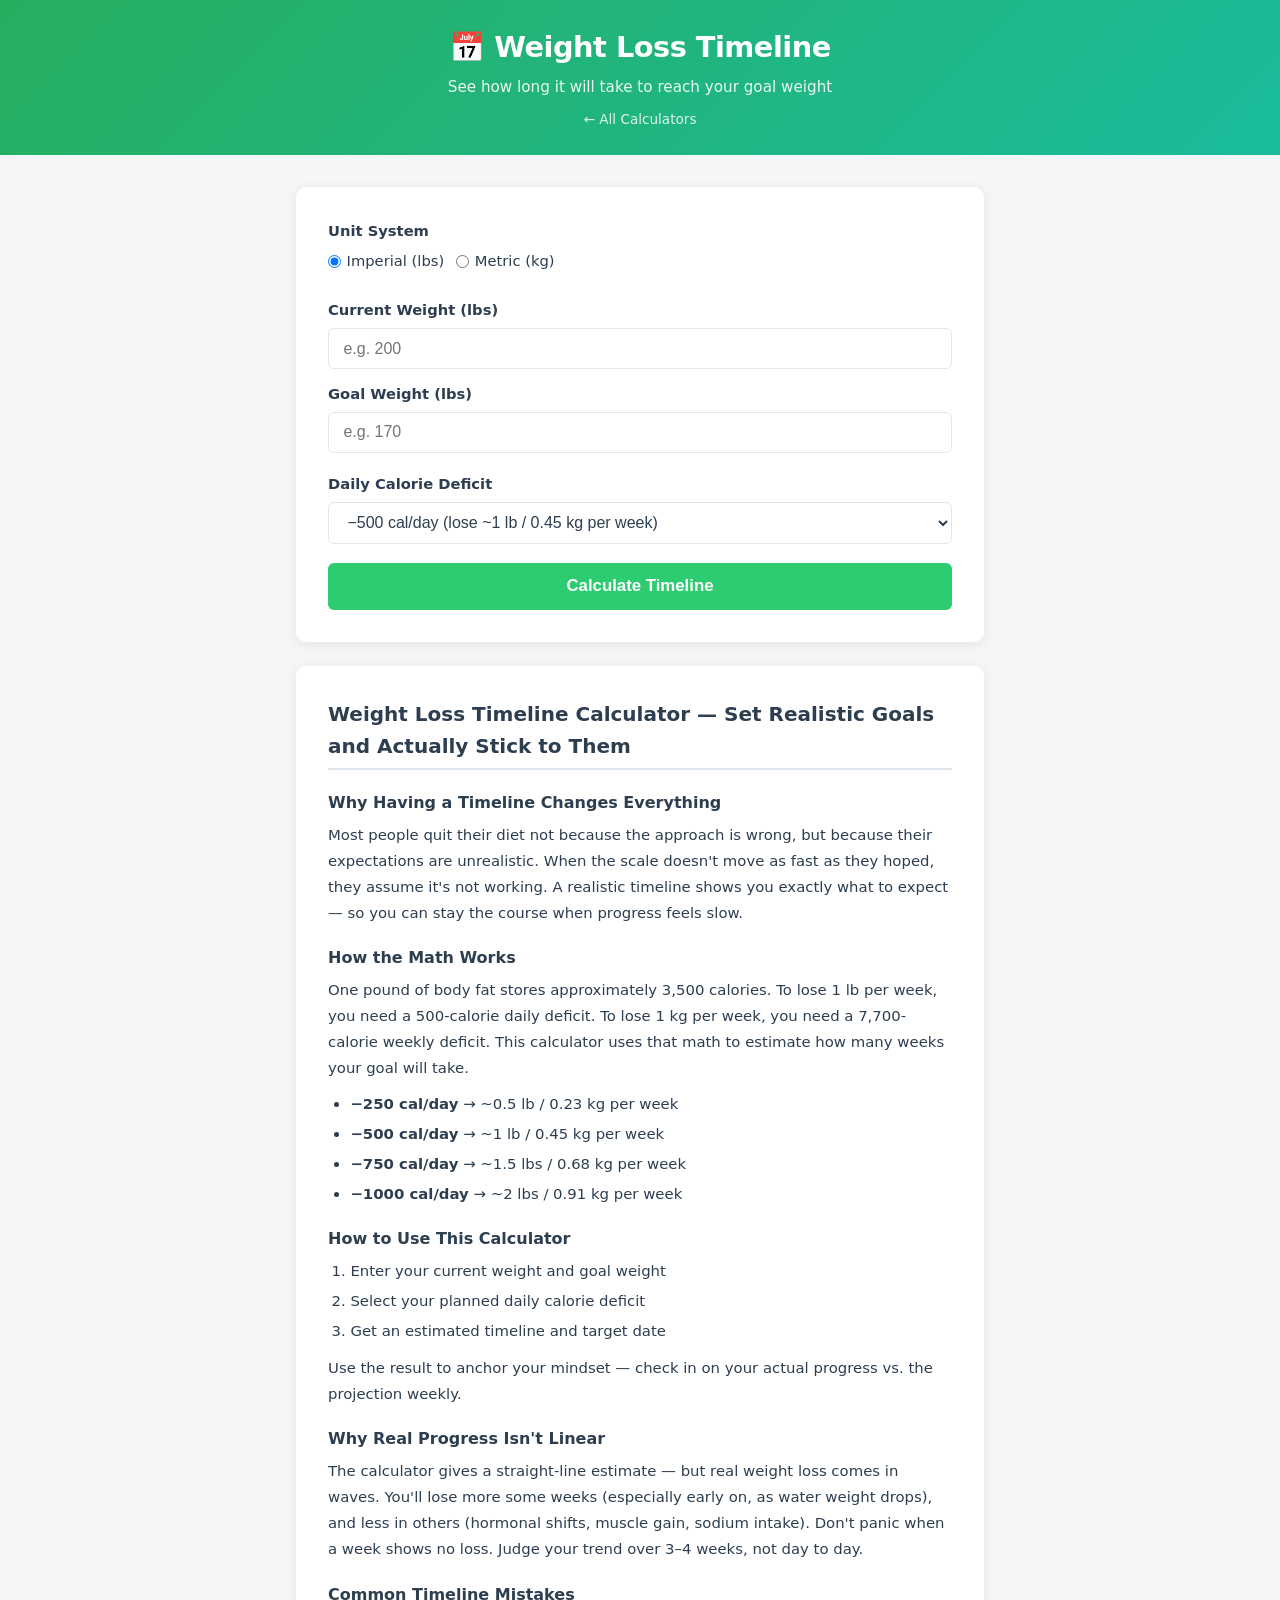
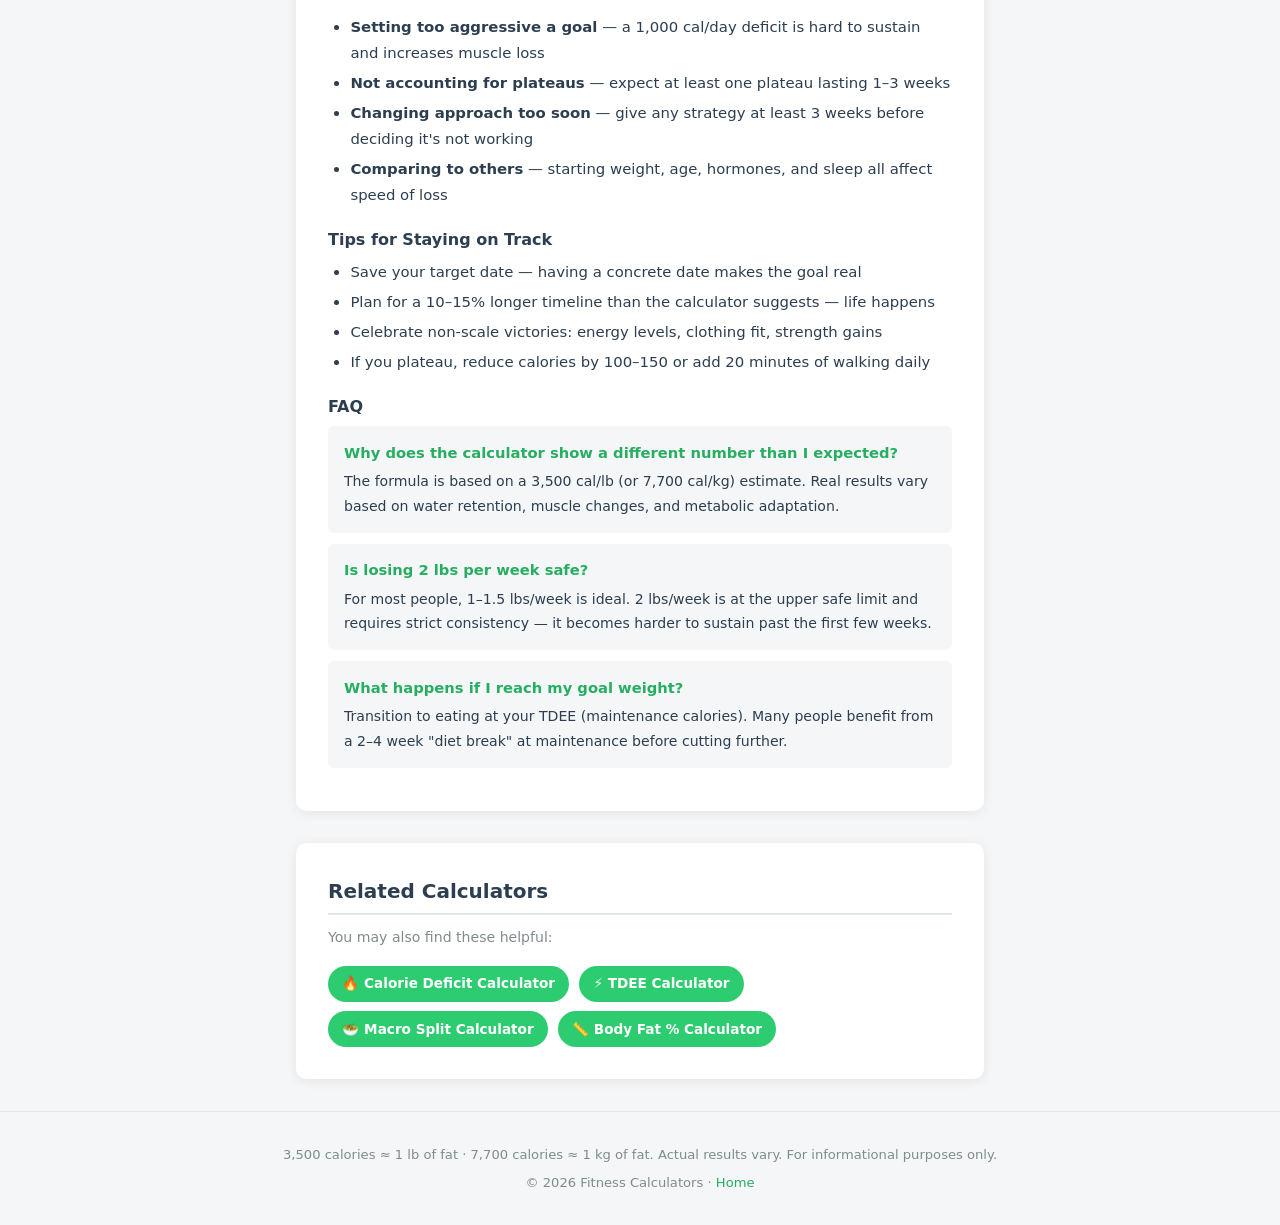
<file: weight-loss-timeline.html>
<!DOCTYPE html>
<html lang="en">
<head>
  <meta charset="UTF-8" />
  <meta name="viewport" content="width=device-width, initial-scale=1.0" />
  <title>Weight Loss Timeline Calculator — How Long to Reach Goal Weight</title>
  <meta name="description" content="Find out how long it will take to reach your goal weight based on your daily calorie deficit." />
  <link rel="stylesheet" href="style.css" />
  <script async src="https://pagead2.googlesyndication.com/pagead/js/adsbygoogle.js?client=ca-pub-2884063454198300" crossorigin="anonymous"></script>
  <style>
    .timeline-bar-wrap { margin-top: 1rem; }
    .timeline-bar {
      height: 18px;
      border-radius: 9px;
      background: #e0e6ed;
      overflow: hidden;
      position: relative;
    }
    .timeline-bar-fill {
      height: 100%;
      border-radius: 9px;
      background: linear-gradient(90deg, var(--primary), var(--accent));
      transition: width 0.5s;
      max-width: 100%;
    }
    .milestone-row {
      display: flex;
      justify-content: space-between;
      font-size: 0.78rem;
      color: var(--text-muted);
      margin-top: 0.3rem;
    }
  </style>
</head>
<body>

  <header>
    <h1>📅 Weight Loss Timeline</h1>
    <p>See how long it will take to reach your goal weight</p>
    <a class="home-link" href="index.html">← All Calculators</a>
  </header>

  <main>


    <div class="card">
      <div class="form-group">
        <label>Unit System</label>
        <div class="radio-group">
          <label><input type="radio" name="units" value="lbs" checked /> Imperial (lbs)</label>
          <label><input type="radio" name="units" value="kg" /> Metric (kg)</label>
        </div>
      </div>

      <div class="form-group" id="lbs-fields">
        <label for="current-lbs">Current Weight (lbs)</label>
        <input type="number" id="current-lbs" placeholder="e.g. 200" min="44" max="880" />
        <label for="goal-lbs" style="margin-top:0.8rem;">Goal Weight (lbs)</label>
        <input type="number" id="goal-lbs" placeholder="e.g. 170" min="44" max="880" />
      </div>

      <div class="form-group" id="kg-fields" style="display:none;">
        <label for="current-kg">Current Weight (kg)</label>
        <input type="number" id="current-kg" placeholder="e.g. 90" min="20" max="400" />
        <label for="goal-kg" style="margin-top:0.8rem;">Goal Weight (kg)</label>
        <input type="number" id="goal-kg" placeholder="e.g. 75" min="20" max="400" />
      </div>

      <div class="form-group">
        <label for="deficit">Daily Calorie Deficit</label>
        <select id="deficit">
          <option value="250">−250 cal/day (lose ~0.5 lb / 0.23 kg per week)</option>
          <option value="500" selected>−500 cal/day (lose ~1 lb / 0.45 kg per week)</option>
          <option value="750">−750 cal/day (lose ~1.5 lbs / 0.68 kg per week)</option>
          <option value="1000">−1000 cal/day (lose ~2 lbs / 0.91 kg per week)</option>
        </select>
      </div>

      <button class="calc-btn" onclick="calculate()">Calculate Timeline</button>

      <div class="result" id="result">
        <h2>Estimated Time to Goal</h2>
        <div class="big-number" id="weeks-out">—</div>
        <div class="sub" id="date-out">weeks (~— months)</div>

        <div class="result-grid" style="margin-top:1.2rem;">
          <div class="result-item">
            <div class="label">Weight to Lose</div>
            <div class="value" id="to-lose">—</div>
            <div class="label" id="to-lose-unit">lbs</div>
          </div>
          <div class="result-item">
            <div class="label">Weekly Loss</div>
            <div class="value" id="weekly-loss">—</div>
            <div class="label" id="weekly-unit">lbs/week</div>
          </div>
          <div class="result-item">
            <div class="label">Target Date</div>
            <div class="value" id="target-date" style="font-size:1rem;">—</div>
            <div class="label">approx.</div>
          </div>
        </div>

        <div class="timeline-bar-wrap">
          <div style="font-size:0.8rem;color:var(--text-muted);margin-bottom:0.4rem;">Progress toward goal</div>
          <div class="timeline-bar">
            <div class="timeline-bar-fill" id="progress-bar" style="width:0%"></div>
          </div>
          <div class="milestone-row">
            <span>Start</span>
            <span id="halfway-label">—</span>
            <span>Goal</span>
          </div>
        </div>

        <p class="sub" style="margin-top:1rem;">
          🏁 At your current deficit, you'll reach your goal around <strong id="goal-month">—</strong>.
        </p>
      </div>
    </div>


    <div class="seo-section">
      <h2>Weight Loss Timeline Calculator — Set Realistic Goals and Actually Stick to Them</h2>

      <h3>Why Having a Timeline Changes Everything</h3>
      <p>Most people quit their diet not because the approach is wrong, but because their expectations are unrealistic. When the scale doesn't move as fast as they hoped, they assume it's not working. A realistic timeline shows you exactly what to expect — so you can stay the course when progress feels slow.</p>

      <h3>How the Math Works</h3>
      <p>One pound of body fat stores approximately 3,500 calories. To lose 1 lb per week, you need a 500-calorie daily deficit. To lose 1 kg per week, you need a 7,700-calorie weekly deficit. This calculator uses that math to estimate how many weeks your goal will take.</p>
      <ul>
        <li><strong>−250 cal/day</strong> → ~0.5 lb / 0.23 kg per week</li>
        <li><strong>−500 cal/day</strong> → ~1 lb / 0.45 kg per week</li>
        <li><strong>−750 cal/day</strong> → ~1.5 lbs / 0.68 kg per week</li>
        <li><strong>−1000 cal/day</strong> → ~2 lbs / 0.91 kg per week</li>
      </ul>

      <h3>How to Use This Calculator</h3>
      <ol>
        <li>Enter your current weight and goal weight</li>
        <li>Select your planned daily calorie deficit</li>
        <li>Get an estimated timeline and target date</li>
      </ol>
      <p>Use the result to anchor your mindset — check in on your actual progress vs. the projection weekly.</p>

      <h3>Why Real Progress Isn't Linear</h3>
      <p>The calculator gives a straight-line estimate — but real weight loss comes in waves. You'll lose more some weeks (especially early on, as water weight drops), and less in others (hormonal shifts, muscle gain, sodium intake). Don't panic when a week shows no loss. Judge your trend over 3–4 weeks, not day to day.</p>

      <h3>Common Timeline Mistakes</h3>
      <ul>
        <li><strong>Setting too aggressive a goal</strong> — a 1,000 cal/day deficit is hard to sustain and increases muscle loss</li>
        <li><strong>Not accounting for plateaus</strong> — expect at least one plateau lasting 1–3 weeks</li>
        <li><strong>Changing approach too soon</strong> — give any strategy at least 3 weeks before deciding it's not working</li>
        <li><strong>Comparing to others</strong> — starting weight, age, hormones, and sleep all affect speed of loss</li>
      </ul>

      <h3>Tips for Staying on Track</h3>
      <ul>
        <li>Save your target date — having a concrete date makes the goal real</li>
        <li>Plan for a 10–15% longer timeline than the calculator suggests — life happens</li>
        <li>Celebrate non-scale victories: energy levels, clothing fit, strength gains</li>
        <li>If you plateau, reduce calories by 100–150 or add 20 minutes of walking daily</li>
      </ul>

      <h3>FAQ</h3>
      <div class="faq-item">
        <strong>Why does the calculator show a different number than I expected?</strong>
        <p>The formula is based on a 3,500 cal/lb (or 7,700 cal/kg) estimate. Real results vary based on water retention, muscle changes, and metabolic adaptation.</p>
      </div>
      <div class="faq-item">
        <strong>Is losing 2 lbs per week safe?</strong>
        <p>For most people, 1–1.5 lbs/week is ideal. 2 lbs/week is at the upper safe limit and requires strict consistency — it becomes harder to sustain past the first few weeks.</p>
      </div>
      <div class="faq-item">
        <strong>What happens if I reach my goal weight?</strong>
        <p>Transition to eating at your TDEE (maintenance calories). Many people benefit from a 2–4 week "diet break" at maintenance before cutting further.</p>
      </div>
    </div>

  </main>

  <div style="max-width:var(--max-width);margin:0 auto 1.5rem;padding:0 1rem;">
    <div class="seo-section">
      <h2>Related Calculators</h2>
      <p style="color:var(--text-muted);font-size:0.88rem;margin-bottom:1rem;">You may also find these helpful:</p>
      <div class="featured-links">
        <a href="calorie-deficit.html" >🔥 Calorie Deficit Calculator</a>
        <a href="tdee.html" >⚡ TDEE Calculator</a>
        <a href="macro-split.html" >🥗 Macro Split Calculator</a>
        <a href="body-fat.html" >📏 Body Fat % Calculator</a>
      </div>
    </div>
  </div>

  <footer>
    <p>3,500 calories ≈ 1 lb of fat · 7,700 calories ≈ 1 kg of fat. Actual results vary. For informational purposes only.</p>
    <p style="margin-top:0.4rem;">© 2026 Fitness Calculators · <a href="index.html">Home</a></p>
  </footer>

  <script>
    document.querySelectorAll('input[name="units"]').forEach(r => {
      r.addEventListener('change', () => {
        const isLbs = r.value === 'lbs';
        document.getElementById('lbs-fields').style.display = isLbs ? '' : 'none';
        document.getElementById('kg-fields').style.display  = isLbs ? 'none' : '';
      });
    });

    function calculate() {
      const units = document.querySelector('input[name="units"]:checked').value;
      const deficit = parseFloat(document.getElementById('deficit').value);
      let current, goal, caloriesPerUnit;

      if (units === 'lbs') {
        current = parseFloat(document.getElementById('current-lbs').value);
        goal    = parseFloat(document.getElementById('goal-lbs').value);
        caloriesPerUnit = 3500;
      } else {
        current = parseFloat(document.getElementById('current-kg').value);
        goal    = parseFloat(document.getElementById('goal-kg').value);
        caloriesPerUnit = 7700;
      }

      if (!current || !goal || current <= 0 || goal <= 0) {
        alert('Please enter valid current and goal weights.');
        return;
      }
      if (goal >= current) {
        alert('Goal weight must be less than current weight.');
        return;
      }

      const toLose     = current - goal;
      const weeklyLoss = (deficit * 7) / caloriesPerUnit;
      const weeks      = toLose / weeklyLoss;
      const months     = weeks / 4.345;

      // Target date
      const targetDate = new Date();
      targetDate.setDate(targetDate.getDate() + Math.round(weeks * 7));
      const dateStr = targetDate.toLocaleDateString('en-US', { month: 'long', year: 'numeric' });

      // Halfway
      const halfwayWeight = (current - toLose / 2).toFixed(1);

      document.getElementById('weeks-out').textContent   = Math.round(weeks) + ' weeks';
      document.getElementById('date-out').textContent    = '(~' + months.toFixed(1) + ' months)';
      document.getElementById('to-lose').textContent     = toLose.toFixed(1);
      document.getElementById('to-lose-unit').textContent = units;
      document.getElementById('weekly-loss').textContent  = weeklyLoss.toFixed(2);
      document.getElementById('weekly-unit').textContent  = units + '/week';
      document.getElementById('target-date').textContent  = dateStr;
      document.getElementById('goal-month').textContent   = dateStr;
      document.getElementById('halfway-label').textContent = halfwayWeight + ' ' + units;
      document.getElementById('progress-bar').style.width = '0%'; // starts at 0 — user is at start

      document.getElementById('result').classList.add('show');
    }
  </script>

</body>
</html>
</file>
<file: style.css>
/* ===== RESET & BASE ===== */
*, *::before, *::after {
  box-sizing: border-box;
  margin: 0;
  padding: 0;
}

:root {
  --primary: #2ecc71;
  --primary-dark: #27ae60;
  --accent: #1abc9c;
  --bg: #f4f6f8;
  --surface: #ffffff;
  --text: #2c3e50;
  --text-muted: #7f8c8d;
  --border: #e0e6ed;
  --shadow: 0 2px 12px rgba(0, 0, 0, 0.08);
  --radius: 10px;
  --max-width: 720px;
}

body {
  font-family: 'Segoe UI', system-ui, -apple-system, sans-serif;
  background: var(--bg);
  color: var(--text);
  line-height: 1.6;
  min-height: 100vh;
}

/* ===== HEADER ===== */
header {
  background: linear-gradient(135deg, var(--primary-dark), var(--accent));
  color: #fff;
  padding: 1.5rem 1rem;
  text-align: center;
}

header h1 {
  font-size: 1.8rem;
  font-weight: 700;
  letter-spacing: -0.5px;
}

header p {
  margin-top: 0.3rem;
  opacity: 0.9;
  font-size: 0.95rem;
}

header a.home-link {
  display: inline-block;
  margin-top: 0.6rem;
  color: rgba(255,255,255,0.85);
  font-size: 0.85rem;
  text-decoration: none;
}

header a.home-link:hover {
  color: #fff;
  text-decoration: underline;
}

/* ===== MAIN LAYOUT ===== */
main {
  max-width: var(--max-width);
  margin: 2rem auto;
  padding: 0 1rem;
}

/* ===== CARD ===== */
.card {
  background: var(--surface);
  border-radius: var(--radius);
  box-shadow: var(--shadow);
  padding: 2rem;
  margin-bottom: 1.5rem;
}

/* ===== FORM ELEMENTS ===== */
.form-group {
  margin-bottom: 1.2rem;
}

label {
  display: block;
  font-weight: 600;
  margin-bottom: 0.4rem;
  font-size: 0.92rem;
  color: var(--text);
}

input[type="number"],
input[type="text"],
select {
  width: 100%;
  padding: 0.65rem 0.9rem;
  border: 1.5px solid var(--border);
  border-radius: 6px;
  font-size: 1rem;
  color: var(--text);
  background: #fff;
  transition: border-color 0.2s;
}

input[type="number"]:focus,
input[type="text"]:focus,
select:focus {
  outline: none;
  border-color: var(--primary);
}

/* ===== RADIO / TOGGLE ===== */
.radio-group {
  display: flex;
  gap: 0.75rem;
  flex-wrap: wrap;
}

.radio-group label {
  font-weight: 400;
  display: flex;
  align-items: center;
  gap: 0.35rem;
  cursor: pointer;
}

/* ===== BUTTON ===== */
button.calc-btn {
  display: block;
  width: 100%;
  padding: 0.85rem;
  background: var(--primary);
  color: #fff;
  border: none;
  border-radius: 6px;
  font-size: 1.05rem;
  font-weight: 700;
  cursor: pointer;
  transition: background 0.2s;
  margin-top: 0.5rem;
}

button.calc-btn:hover {
  background: var(--primary-dark);
}

/* ===== RESULT BOX ===== */
.result {
  display: none;
  background: linear-gradient(135deg, #eafaf1, #d5f5e3);
  border-left: 4px solid var(--primary);
  border-radius: var(--radius);
  padding: 1.4rem 1.6rem;
  margin-top: 1.5rem;
}

.result.show {
  display: block;
}

.result h2 {
  font-size: 1rem;
  color: var(--text-muted);
  margin-bottom: 0.5rem;
  font-weight: 600;
  text-transform: uppercase;
  letter-spacing: 0.05em;
}

.result .big-number {
  font-size: 2.4rem;
  font-weight: 800;
  color: var(--primary-dark);
  line-height: 1.1;
}

.result .sub {
  font-size: 0.9rem;
  color: var(--text-muted);
  margin-top: 0.4rem;
}

.result-grid {
  display: grid;
  grid-template-columns: repeat(auto-fit, minmax(140px, 1fr));
  gap: 1rem;
  margin-top: 0.75rem;
}

.result-item {
  text-align: center;
  background: #fff;
  border-radius: 8px;
  padding: 0.9rem 0.5rem;
}

.result-item .label {
  font-size: 0.78rem;
  color: var(--text-muted);
  text-transform: uppercase;
  letter-spacing: 0.06em;
}

.result-item .value {
  font-size: 1.5rem;
  font-weight: 800;
  color: var(--primary-dark);
}

/* ===== AD PLACEHOLDER ===== */
.ad-slot {
  background: #f0f0f0;
  border: 1px dashed #ccc;
  border-radius: var(--radius);
  text-align: center;
  padding: 1.5rem;
  color: var(--text-muted);
  font-size: 0.85rem;
  margin-bottom: 1.5rem;
}

/* ===== HOMEPAGE GRID ===== */
.calc-grid {
  display: grid;
  grid-template-columns: repeat(auto-fill, minmax(200px, 1fr));
  gap: 1.2rem;
  margin-top: 1.5rem;
}

.calc-card {
  background: var(--surface);
  border-radius: var(--radius);
  box-shadow: var(--shadow);
  padding: 1.4rem 1.2rem;
  text-align: center;
  text-decoration: none;
  color: var(--text);
  transition: transform 0.15s, box-shadow 0.15s;
  border-top: 3px solid var(--primary);
}

.calc-card:hover {
  transform: translateY(-3px);
  box-shadow: 0 6px 20px rgba(0,0,0,0.12);
}

.calc-card .icon {
  font-size: 2.2rem;
  margin-bottom: 0.6rem;
}

.calc-card h2 {
  font-size: 0.95rem;
  font-weight: 700;
}

.calc-card p {
  font-size: 0.8rem;
  color: var(--text-muted);
  margin-top: 0.3rem;
}

/* ===== FOOTER ===== */
footer {
  text-align: center;
  padding: 2rem 1rem;
  font-size: 0.82rem;
  color: var(--text-muted);
  border-top: 1px solid var(--border);
  margin-top: 2rem;
}

footer a {
  color: var(--primary-dark);
  text-decoration: none;
}

footer a:hover {
  text-decoration: underline;
}

/* ===== FEATURED LINKS (pill buttons) ===== */
.featured-links {
  display: flex;
  flex-wrap: wrap;
  gap: 0.6rem;
  margin-top: 0.75rem;
}

.featured-links a {
  display: inline-block;
  padding: 0.45rem 0.9rem;
  background: var(--primary);
  color: #fff;
  border-radius: 20px;
  font-size: 0.85rem;
  font-weight: 600;
  text-decoration: none;
  transition: background 0.2s;
}

.featured-links a:hover { background: var(--primary-dark); }

/* ===== SEO CONTENT SECTION ===== */
.seo-section {
  background: var(--surface);
  border-radius: var(--radius);
  box-shadow: var(--shadow);
  padding: 2rem;
  margin-bottom: 1.5rem;
}

.seo-section h2 {
  font-size: 1.25rem;
  font-weight: 700;
  color: var(--text);
  margin-top: 1.6rem;
  margin-bottom: 0.6rem;
  padding-bottom: 0.4rem;
  border-bottom: 2px solid var(--border);
}

.seo-section h2:first-child { margin-top: 0; }

.seo-section h3 {
  font-size: 1rem;
  font-weight: 700;
  color: var(--text);
  margin-top: 1.2rem;
  margin-bottom: 0.4rem;
}

.seo-section p {
  font-size: 0.93rem;
  line-height: 1.75;
  color: var(--text);
  margin-bottom: 0.6rem;
}

.seo-section ul,
.seo-section ol {
  padding-left: 1.4rem;
  margin-bottom: 0.7rem;
}

.seo-section li {
  font-size: 0.93rem;
  line-height: 1.75;
  margin-bottom: 0.25rem;
}

.seo-section .faq-item {
  background: var(--bg);
  border-radius: 6px;
  padding: 0.9rem 1rem;
  margin-bottom: 0.7rem;
}

.seo-section .faq-item strong {
  display: block;
  font-size: 0.92rem;
  color: var(--primary-dark);
  margin-bottom: 0.3rem;
}

.seo-section .faq-item p { margin-bottom: 0; font-size: 0.88rem; }

/* ===== RESPONSIVE ===== */
@media (max-width: 480px) {
  header h1 { font-size: 1.4rem; }
  .card { padding: 1.3rem; }
  .result .big-number { font-size: 1.9rem; }
}
</file>
